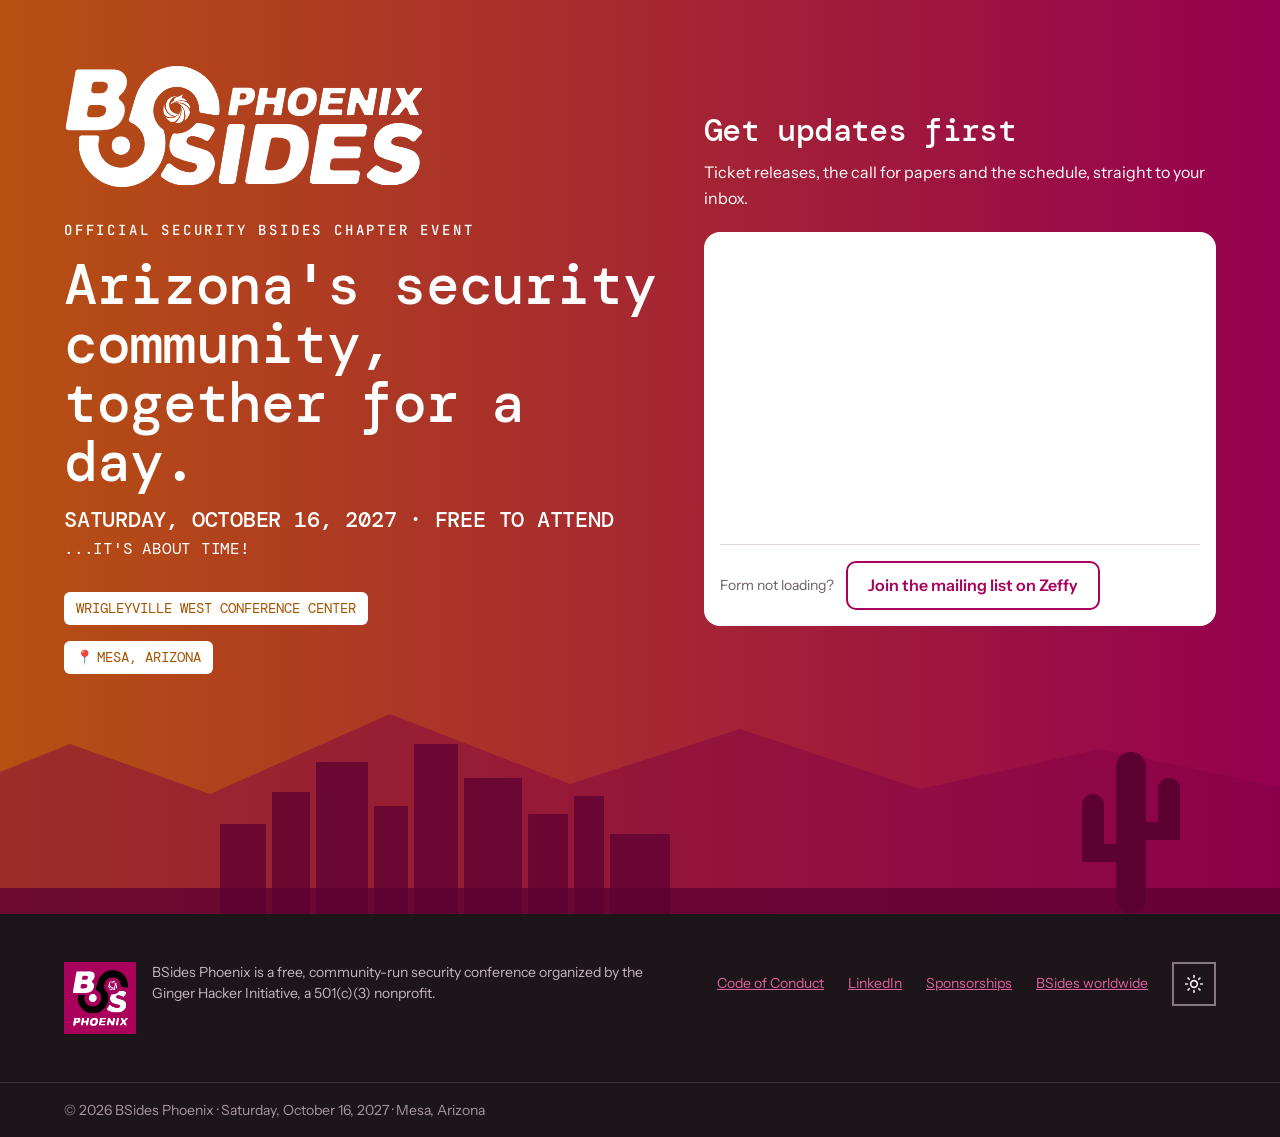
<file: index.html>
<!doctype html>
<html lang="en">
<head>
<meta charset="utf-8">
<meta name="viewport" content="width=device-width, initial-scale=1">
<!-- Apply a saved light/dark choice before the page is drawn (see assets/js/theme.js) -->
<script>try{var t=localStorage.getItem("bsp-theme");if(t==="light"||t==="dark")document.documentElement.setAttribute("data-theme",t)}catch(e){}</script>
<title>BSides Phoenix 2027 · Saturday, October 16, 2027 · Mesa, Arizona</title>
<meta name="description" content="BSides Phoenix is a free, community-run security conference on Saturday, October 16, 2027 in Mesa, Arizona. Sign up for email updates on tickets, the call for papers and the schedule.">
<meta property="og:title" content="BSides Phoenix 2027">
<meta property="og:description" content="A free, community-run security conference. Saturday, October 16, 2027 · Mesa, Arizona.">
<meta property="og:url" content="https://bsidesphoenix.org/">
<meta property="og:type" content="website">
<meta property="og:site_name" content="BSides Phoenix">
<meta property="og:image" content="https://bsidesphoenix.org/assets/og-image.png">
<meta property="og:image:width" content="1200">
<meta property="og:image:height" content="630">
<meta property="og:image:alt" content="BSides Phoenix logo with the date Saturday, October 16, 2027, Mesa, Arizona, over a desert skyline">
<meta name="twitter:card" content="summary_large_image">
<link rel="preconnect" href="https://fonts.googleapis.com">
<link rel="preconnect" href="https://fonts.gstatic.com" crossorigin>
<link rel="icon" href="favicon-32.png" sizes="32x32" type="image/png">
<link rel="icon" href="assets/logo/bsides-phoenix-icon.svg" type="image/svg+xml">
<link rel="apple-touch-icon" href="apple-touch-icon.png">
<link href="https://fonts.googleapis.com/css2?family=Instrument+Sans:wght@400..700&amp;family=DM+Mono:wght@400;500&amp;family=JetBrains+Mono:wght@500&amp;display=swap" rel="stylesheet">
<link rel="stylesheet" href="assets/css/site.css">
<script src="assets/js/theme.js" defer></script>
</head>
<body>
<div class="page">

<!-- Landing page: the public front door while the full site stays at preview/ (see README) -->
<main id="top" class="hero landing on-photo">
<svg aria-hidden="true" viewBox="0 0 1440 240" preserveAspectRatio="xMidYMax slice" class="hero__skyline">
<polygon points="0,240 0,130 150,70 290,120 470,40 650,110 820,55 1000,115 1180,75 1440,130 1440,240" fill="#7f0045" fill-opacity="0.45"></polygon>
<g fill="#5c0032" fill-opacity="0.75">
<rect x="300" y="150" width="46" height="90"></rect>
<rect x="352" y="118" width="38" height="122"></rect>
<rect x="396" y="88" width="52" height="152"></rect>
<rect x="454" y="132" width="34" height="108"></rect>
<rect x="494" y="70" width="44" height="170"></rect>
<rect x="544" y="104" width="58" height="136"></rect>
<rect x="608" y="140" width="40" height="100"></rect>
<rect x="654" y="122" width="30" height="118"></rect>
<rect x="690" y="160" width="60" height="80"></rect>
<rect x="0" y="214" width="1440" height="26"></rect>
</g>
<g fill="#5c0032">
<rect x="1196" y="78" width="30" height="162" rx="15"></rect>
<rect x="1162" y="120" width="22" height="64" rx="11"></rect>
<rect x="1162" y="170" width="44" height="18"></rect>
<rect x="1238" y="104" width="22" height="58" rx="11"></rect>
<rect x="1216" y="148" width="44" height="18"></rect>
</g>
</svg>
<div class="hero__inner landing__inner">
<div class="landing__intro">
<img src="assets/logo/bsides-phoenix-horizontal-white.svg" alt="BSides Phoenix" width="360" height="125" class="hero__logo">
<div class="hero__text">
<p class="eyebrow eyebrow--plain">Official Security BSides Chapter Event</p>
<h1 class="hero__title">Arizona's security community, together for a day.</h1>
<p class="hero__date date-type">Saturday, October 16, 2027 · Free to attend <span class="hero__tagline">...it's about time!</span></p>
</div>
<div class="chips">
<span class="chip">Wrigleyville West Conference Center</span>
<span class="chip"><span aria-hidden="true">📍</span>Mesa, Arizona</span>
</div>
</div>
<section class="landing__signup" aria-labelledby="signup-title">
<h2 id="signup-title" class="h2">Get updates first</h2>
<p class="landing__lead">Ticket releases, the call for papers and the schedule, straight to your inbox.</p>
<div class="newsletter__box">
<!-- Zeffy's embed snippet below is kept as Zeffy supplies it, including its inline styles -->
<div data-zeffy-embed data-form-url="/en-US/embed/newsletter-form/join-our-mailing-list-75"></div>
<div data-zeffy-embed-fallback style="display:none;">
<div style="position:relative;overflow:hidden;height:280px;width:100%;"><iframe title='Signup form powered by Zeffy' style='position: absolute; border: 0; top:0;left:0;bottom:0;right:0;width:100%;height:100%' data-zeffy-embed-src='https://www.zeffy.com/en-US/embed/newsletter-form/join-our-mailing-list-75' allowTransparency="true"></iframe></div>
</div>
<script
src="https://www.zeffy.com/embed/v2/zeffy-embed.js"
onerror="document.querySelectorAll('[data-zeffy-embed-fallback]').forEach(function(el){el.style.display='block';el.querySelectorAll('iframe[data-zeffy-embed-src]').forEach(function(f){f.src=f.getAttribute('data-zeffy-embed-src');});});">
</script>
<div class="newsletter__backup">
<span class="newsletter__backup-label">Form not loading?</span>
<a href="https://www.zeffy.com/en-US/embed/newsletter-form/join-our-mailing-list-75" target="_blank" rel="noopener" class="btn btn-outline btn--small">Join the mailing list on Zeffy<span class="sr-only"> (opens in a new tab)</span></a>
</div>
</div>
</section>
</div>
</main>

<footer class="site-footer on-dark">
<div class="wrap row gap-32 site-footer__inner">
<div class="site-footer__about">
<img src="assets/logo/bsides-phoenix-badge-magenta.svg" alt="" width="72" height="72" class="site-footer__badge">
<p class="site-footer__text">BSides Phoenix is a free, community-run security conference organized by the Ginger Hacker Initiative, a 501(c)(3) nonprofit.</p>
</div>
<nav aria-label="Footer" class="footer-nav">
<a href="code-of-conduct/" class="footer-link">Code of Conduct</a>
<a href="https://www.linkedin.com/company/bsidesphx" class="footer-link">LinkedIn</a>
<a href="mailto:sponsorships@bsidesphoenix.org" class="footer-link">Sponsorships</a>
<a href="https://bsides.org" class="footer-link">BSides worldwide</a>
<button type="button" class="theme-toggle" aria-label="Switch between light and dark mode" hidden>
<svg class="theme-toggle__sun" viewBox="0 0 24 24" fill="none" stroke="currentColor" stroke-width="2" stroke-linecap="round" aria-hidden="true"><circle cx="12" cy="12" r="4"/><path d="M12 2v2M12 20v2M4.9 4.9l1.4 1.4M17.7 17.7l1.4 1.4M2 12h2M20 12h2M4.9 19.1l1.4-1.4M17.7 6.3l1.4-1.4"/></svg>
<svg class="theme-toggle__moon" viewBox="0 0 24 24" fill="none" stroke="currentColor" stroke-width="2" stroke-linecap="round" stroke-linejoin="round" aria-hidden="true"><path d="M20 14.5A8 8 0 0 1 9.5 4a8 8 0 1 0 10.5 10.5z"/></svg>
</button>
</nav>
</div>
<div class="site-footer__legal">
<p>© 2026 BSides Phoenix · Saturday, October 16, 2027 · Mesa, Arizona</p>
</div>
</footer>

</div>
</body>
</html>
</file>
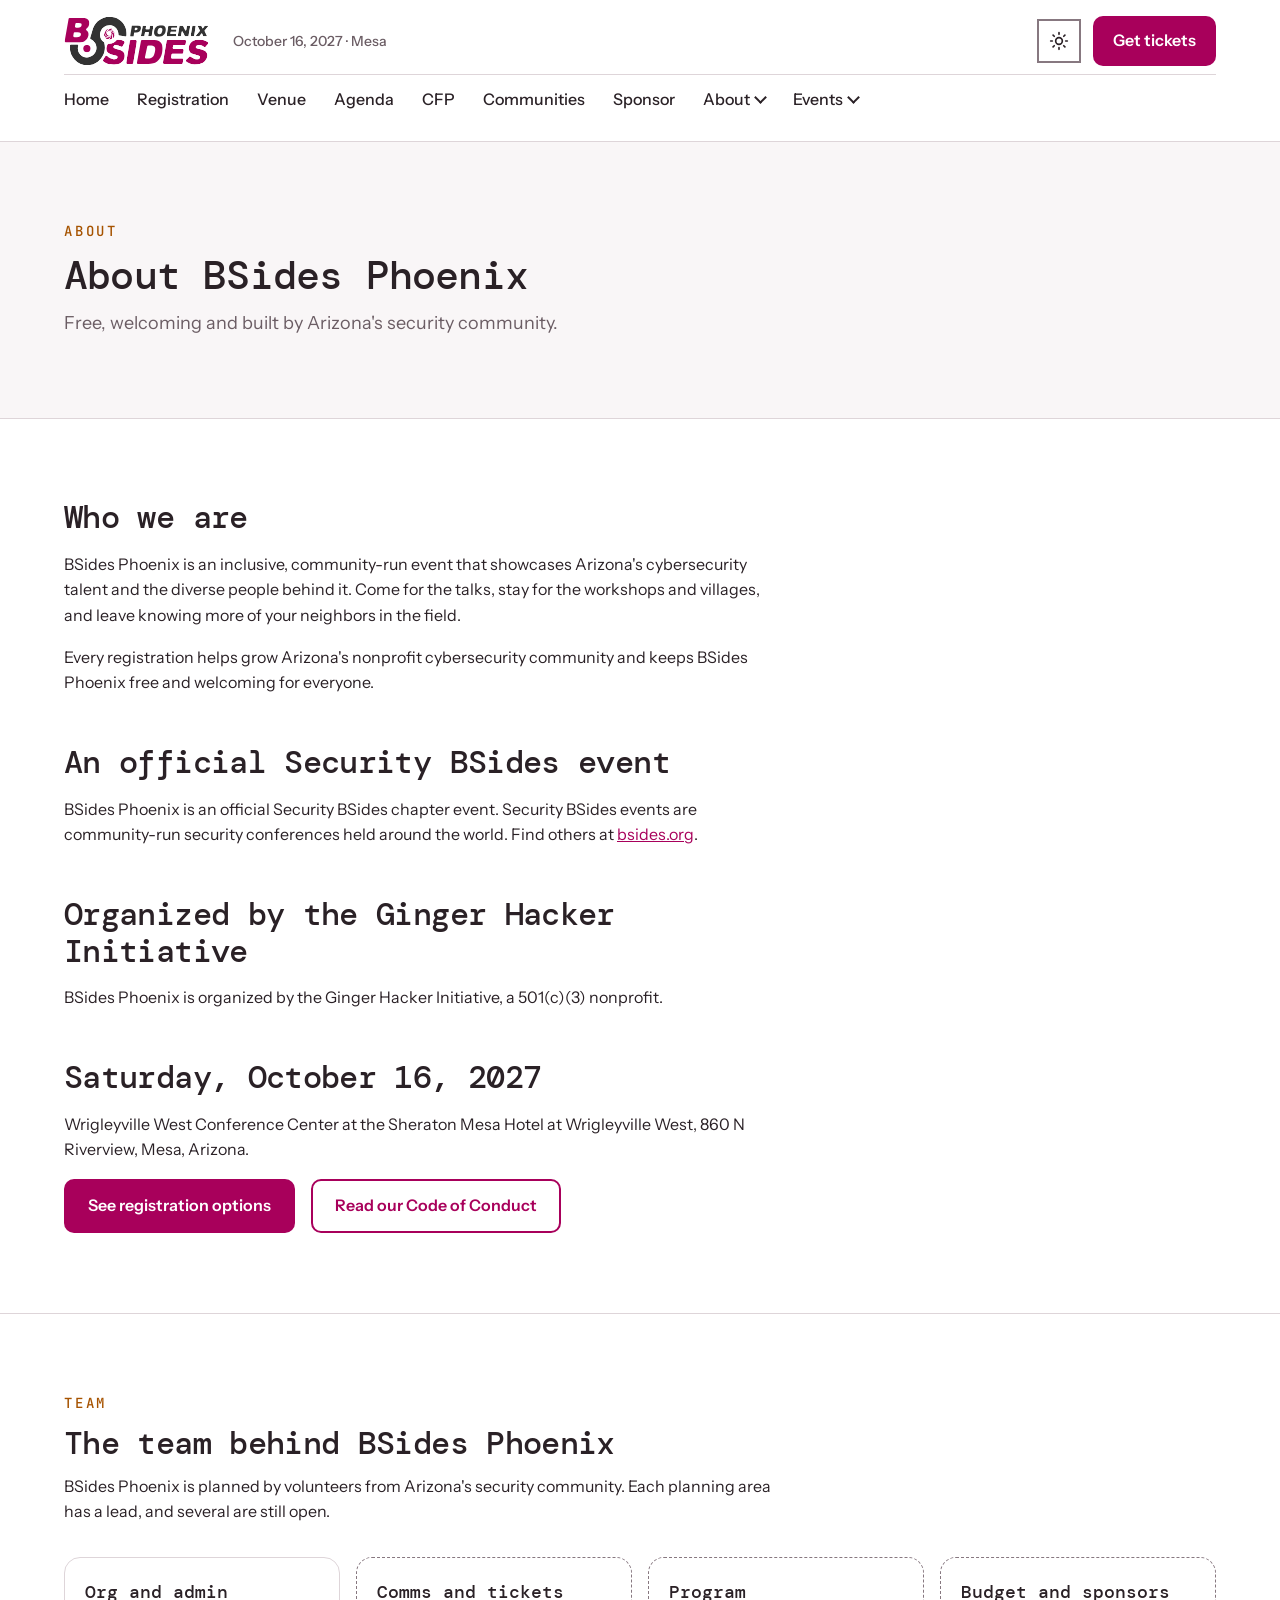
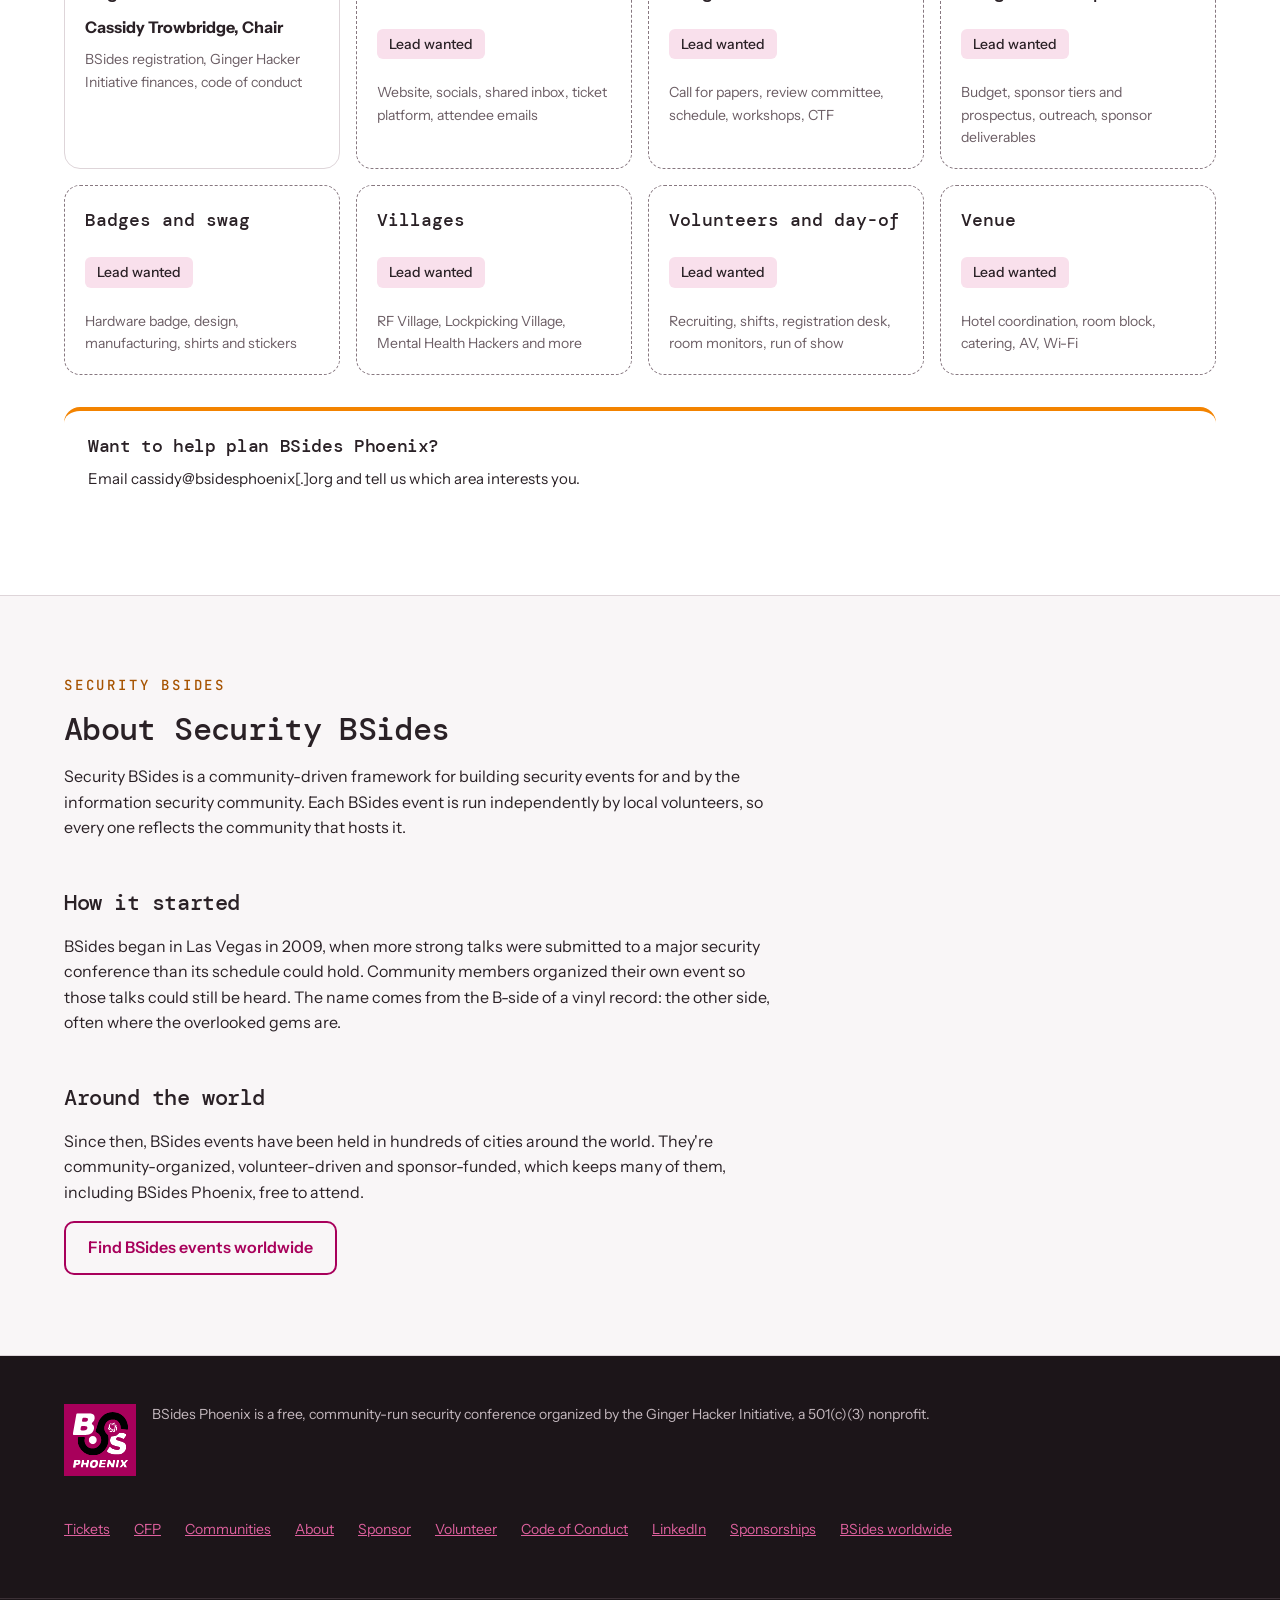
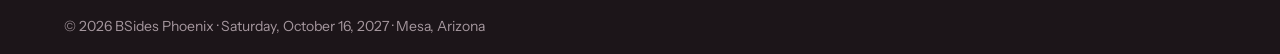
<file: about/index.html>
<!doctype html>
<html lang="en">
<head>
<meta charset="utf-8">
<meta name="viewport" content="width=device-width, initial-scale=1">
<!-- Apply a saved light/dark choice before the page is drawn (see assets/js/theme.js) -->
<script>try{var t=localStorage.getItem("bsp-theme");if(t==="light"||t==="dark")document.documentElement.setAttribute("data-theme",t)}catch(e){}</script>
<!-- Part of the full site preview: keep it out of search results until it goes official (see README) -->
<meta name="robots" content="noindex, nofollow">
<title>About BSides Phoenix · BSides Phoenix 2027</title>
<meta name="description" content="BSides Phoenix is a free, community-run security conference in Mesa, Arizona, organized by the Ginger Hacker Initiative.">
<link rel="preconnect" href="https://fonts.googleapis.com">
<link rel="preconnect" href="https://fonts.gstatic.com" crossorigin>
<link rel="icon" href="../favicon-32.png" sizes="32x32" type="image/png">
<link rel="icon" href="../assets/logo/bsides-phoenix-icon.svg" type="image/svg+xml">
<link rel="apple-touch-icon" href="../apple-touch-icon.png">
<link href="https://fonts.googleapis.com/css2?family=Instrument+Sans:wght@400..700&amp;family=DM+Mono:wght@400;500&amp;family=JetBrains+Mono:wght@500&amp;display=swap" rel="stylesheet">
<link rel="stylesheet" href="../assets/css/site.css">
<script src="../assets/js/theme.js" defer></script>
<script src="../assets/js/nav.js" defer></script>
</head>
<body>
<div class="page">
<a href="#top" class="skip-link">Skip to main content</a>

<!-- Header: the same menu is copied into preview/, cfp/, communities/, about/, events/, sponsor/, volunteer/, sponsors/, partners/, supporters/ and villages/. Change all of them together. -->
<header class="site-header site-header--nav">
<div class="site-header__inner">
<a href="../preview/" class="brand">
<img src="../assets/logo/bsides-phoenix-horizontal-color.svg" alt="BSides Phoenix home" width="145" height="50" class="brand__logo brand__logo--light"><img src="../assets/logo/bsides-phoenix-horizontal-white.svg" alt="BSides Phoenix home" width="145" height="50" class="brand__logo brand__logo--dark">
<span class="brand__date">October 16, 2027 · Mesa</span>
</a>
<div class="header-actions">
<button type="button" class="theme-toggle" aria-label="Switch between light and dark mode" hidden>
<svg class="theme-toggle__sun" viewBox="0 0 24 24" fill="none" stroke="currentColor" stroke-width="2" stroke-linecap="round" aria-hidden="true"><circle cx="12" cy="12" r="4"/><path d="M12 2v2M12 20v2M4.9 4.9l1.4 1.4M17.7 17.7l1.4 1.4M2 12h2M20 12h2M4.9 19.1l1.4-1.4M17.7 6.3l1.4-1.4"/></svg>
<svg class="theme-toggle__moon" viewBox="0 0 24 24" fill="none" stroke="currentColor" stroke-width="2" stroke-linecap="round" stroke-linejoin="round" aria-hidden="true"><path d="M20 14.5A8 8 0 0 1 9.5 4a8 8 0 1 0 10.5 10.5z"/></svg>
</button>
<a href="https://www.zeffy.com/en-US/ticketing/bsides-phoenix" class="btn btn-primary btn--compact">Get tickets</a>
<button type="button" class="menu-toggle" aria-expanded="false" aria-controls="site-nav" hidden>Menu</button>
</div>
<nav id="site-nav" class="site-nav" aria-label="Main">
<ul class="site-nav__list">
<li><a href="../preview/" class="nav-link">Home</a></li>
<li><a href="../preview/#registration" class="nav-link">Registration</a></li>
<li><a href="../preview/#venue" class="nav-link">Venue</a></li>
<li><a href="../preview/#agenda" class="nav-link">Agenda</a></li>
<li><a href="../cfp/" class="nav-link">CFP</a></li>
<li><a href="../communities/" class="nav-link">Communities</a></li>
<li><a href="../sponsor/" class="nav-link">Sponsor</a></li>
<li><details class="site-nav__dd"><summary class="nav-link">About</summary>
<ul class="site-nav__menu">
<li><a href="../about/" aria-current="page">About BSides Phoenix</a></li>
<li><a href="../code-of-conduct/">Code of Conduct</a></li>
<li><a href="../supporters/">Supporters</a></li>
</ul></details></li>
<li><details class="site-nav__dd"><summary class="nav-link">Events</summary>
<ul class="site-nav__menu">
<li><a href="../events/">Past events</a></li>
</ul></details></li>
</ul>
</nav>
</div>
</header>

<main id="top">
<section class="page-hero">
<div class="wrap stack gap-12">
<p class="eyebrow">About</p>
<h1 class="doc__title">About BSides Phoenix</h1>
<p class="page-hero__lead">Free, welcoming and built by Arizona's security community.</p>
</div>
</section>

<section>
<div class="wrap stack gap-48">
<div class="stack gap-16 measure">
<h2 class="h2">Who we are</h2>
<p class="m-0">BSides Phoenix is an inclusive, community-run event that showcases Arizona's cybersecurity talent and the diverse people behind it. Come for the talks, stay for the workshops and villages, and leave knowing more of your neighbors in the field.</p>
<p class="m-0">Every registration helps grow Arizona's nonprofit cybersecurity community and keeps BSides Phoenix free and welcoming for everyone.</p>
</div>

<div class="stack gap-16 measure">
<h2 class="h2">An official Security BSides event</h2>
<p class="m-0">BSides Phoenix is an official Security BSides chapter event. Security BSides events are community-run security conferences held around the world. Find others at <a href="https://bsides.org">bsides.org</a>.</p>
</div>

<div class="stack gap-16 measure">
<h2 class="h2">Organized by the Ginger Hacker Initiative</h2>
<p class="m-0">BSides Phoenix is organized by the Ginger Hacker Initiative, a 501(c)(3) nonprofit.</p>
</div>

<div class="stack gap-16 measure">
<h2 class="h2">Saturday, October 16, 2027</h2>
<p class="m-0">Wrigleyville West Conference Center at the Sheraton Mesa Hotel at Wrigleyville West, 860 N Riverview, Mesa, Arizona.</p>
<div class="row gap-16">
<a href="../preview/#registration" class="btn btn-primary">See registration options</a>
<a href="../code-of-conduct/" class="btn btn-outline">Read our Code of Conduct</a>
</div>
</div>
</div>
</section>

<!-- Team: add a lead by replacing a card's "Lead wanted" badge with
     <p class="team-card__name">Name, Lead</p> and removing team-card--open -->
<section class="rule-top" aria-labelledby="team">
<div class="wrap stack gap-32">
<div class="stack gap-12 measure">
<p class="eyebrow">Team</p>
<h2 id="team" class="h2">The team behind BSides Phoenix</h2>
<p class="m-0">BSides Phoenix is planned by volunteers from Arizona's security community. Each planning area has a lead, and several are still open.</p>
</div>
<ul class="team-grid" role="list">
<li class="team-card">
<h3 class="team-card__area">Org and admin</h3>
<p class="team-card__name">Cassidy Trowbridge, Chair</p>
<p class="team-card__desc">BSides registration, Ginger Hacker Initiative finances, code of conduct</p>
</li>
<li class="team-card team-card--open">
<h3 class="team-card__area">Comms and tickets</h3>
<p class="badge">Lead wanted</p>
<p class="team-card__desc">Website, socials, shared inbox, ticket platform, attendee emails</p>
</li>
<li class="team-card team-card--open">
<h3 class="team-card__area">Program</h3>
<p class="badge">Lead wanted</p>
<p class="team-card__desc">Call for papers, review committee, schedule, workshops, CTF</p>
</li>
<li class="team-card team-card--open">
<h3 class="team-card__area">Budget and sponsors</h3>
<p class="badge">Lead wanted</p>
<p class="team-card__desc">Budget, sponsor tiers and prospectus, outreach, sponsor deliverables</p>
</li>
<li class="team-card team-card--open">
<h3 class="team-card__area">Badges and swag</h3>
<p class="badge">Lead wanted</p>
<p class="team-card__desc">Hardware badge, design, manufacturing, shirts and stickers</p>
</li>
<li class="team-card team-card--open">
<h3 class="team-card__area">Villages</h3>
<p class="badge">Lead wanted</p>
<p class="team-card__desc">RF Village, Lockpicking Village, Mental Health Hackers and more</p>
</li>
<li class="team-card team-card--open">
<h3 class="team-card__area">Volunteers and day-of</h3>
<p class="badge">Lead wanted</p>
<p class="team-card__desc">Recruiting, shifts, registration desk, room monitors, run of show</p>
</li>
<li class="team-card team-card--open">
<h3 class="team-card__area">Venue</h3>
<p class="badge">Lead wanted</p>
<p class="team-card__desc">Hotel coordination, room block, catering, AV, Wi-Fi</p>
</li>
</ul>
<div class="note">
<h3 class="note__title">Want to help plan BSides Phoenix?</h3>
<p class="note__text">Email cassidy@bsidesphoenix[.]org and tell us which area interests you.</p>
</div>
</div>
</section>

<section class="band" aria-labelledby="security-bsides">
<div class="wrap stack gap-48">
<div class="stack gap-16 measure">
<p class="eyebrow">Security BSides</p>
<h2 id="security-bsides" class="h2">About Security BSides</h2>
<p class="m-0">Security BSides is a community-driven framework for building security events for and by the information security community. Each BSides event is run independently by local volunteers, so every one reflects the community that hosts it.</p>
</div>

<div class="stack gap-16 measure">
<h3 class="h3">How it started</h3>
<p class="m-0">BSides began in Las Vegas in 2009, when more strong talks were submitted to a major security conference than its schedule could hold. Community members organized their own event so those talks could still be heard. The name comes from the B-side of a vinyl record: the other side, often where the overlooked gems are.</p>
</div>

<div class="stack gap-16 measure">
<h3 class="h3">Around the world</h3>
<p class="m-0">Since then, BSides events have been held in hundreds of cities around the world. They're community-organized, volunteer-driven and sponsor-funded, which keeps many of them, including BSides Phoenix, free to attend.</p>
<div class="row gap-16"><a href="https://bsides.org" class="btn btn-outline">Find BSides events worldwide</a></div>
</div>
</div>
</section>
</main>

<footer class="site-footer on-dark">
<div class="wrap row gap-32 site-footer__inner">
<div class="site-footer__about">
<img src="../assets/logo/bsides-phoenix-badge-magenta.svg" alt="" width="72" height="72" class="site-footer__badge">
<p class="site-footer__text">BSides Phoenix is a free, community-run security conference organized by the Ginger Hacker Initiative, a 501(c)(3) nonprofit.</p>
</div>
<nav aria-label="Footer" class="footer-nav">
<a href="https://www.zeffy.com/en-US/ticketing/bsides-phoenix" class="footer-link">Tickets</a>
<a href="../cfp/" class="footer-link">CFP</a>
<a href="../communities/" class="footer-link">Communities</a>
<a href="../about/" class="footer-link">About</a>
<a href="../sponsor/" class="footer-link">Sponsor</a>
<a href="../volunteer/" class="footer-link">Volunteer</a>
<a href="../code-of-conduct/" class="footer-link">Code of Conduct</a>
<a href="https://www.linkedin.com/company/bsidesphx" class="footer-link">LinkedIn</a>
<a href="mailto:sponsorships@bsidesphoenix.org" class="footer-link">Sponsorships</a>
<a href="https://bsides.org" class="footer-link">BSides worldwide</a>
</nav>
</div>
<div class="site-footer__legal">
<p>© 2026 BSides Phoenix · Saturday, October 16, 2027 · Mesa, Arizona</p>
</div>
</footer>

</div>
</body>
</html>
</file>
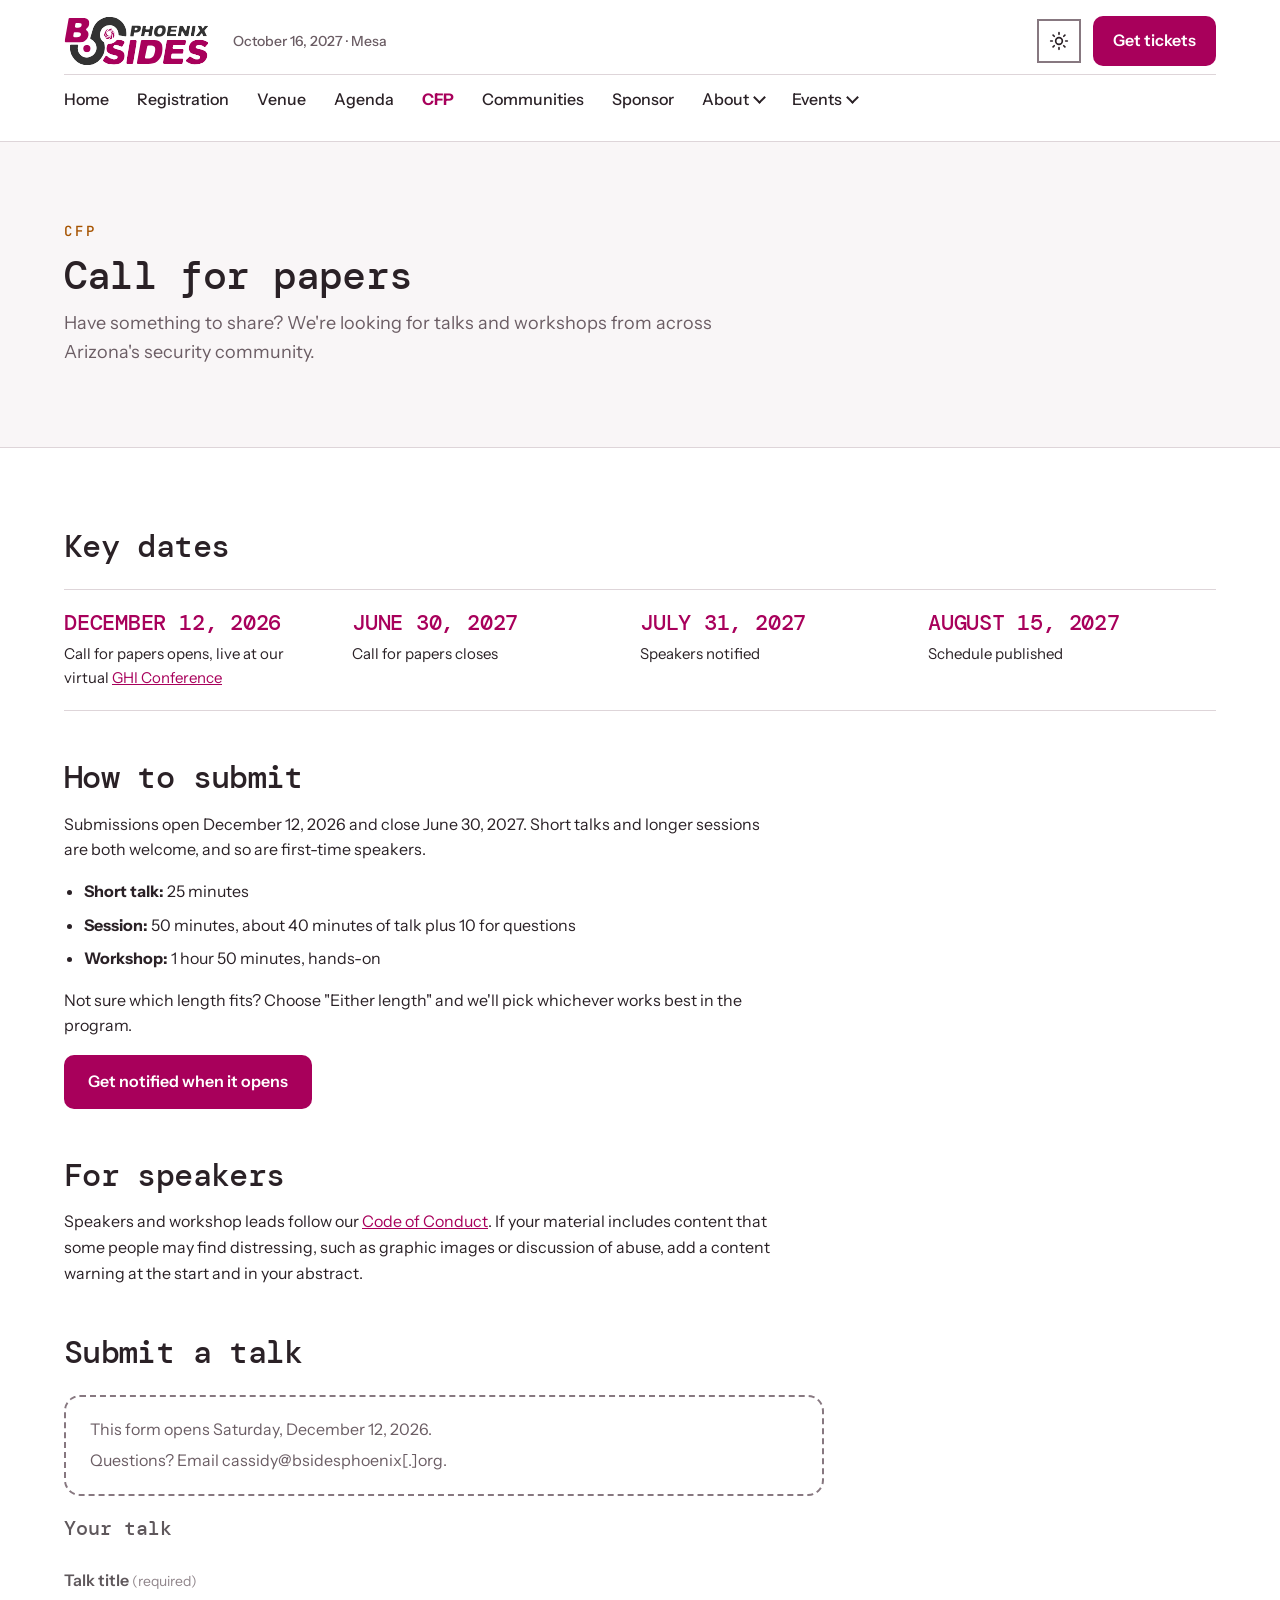
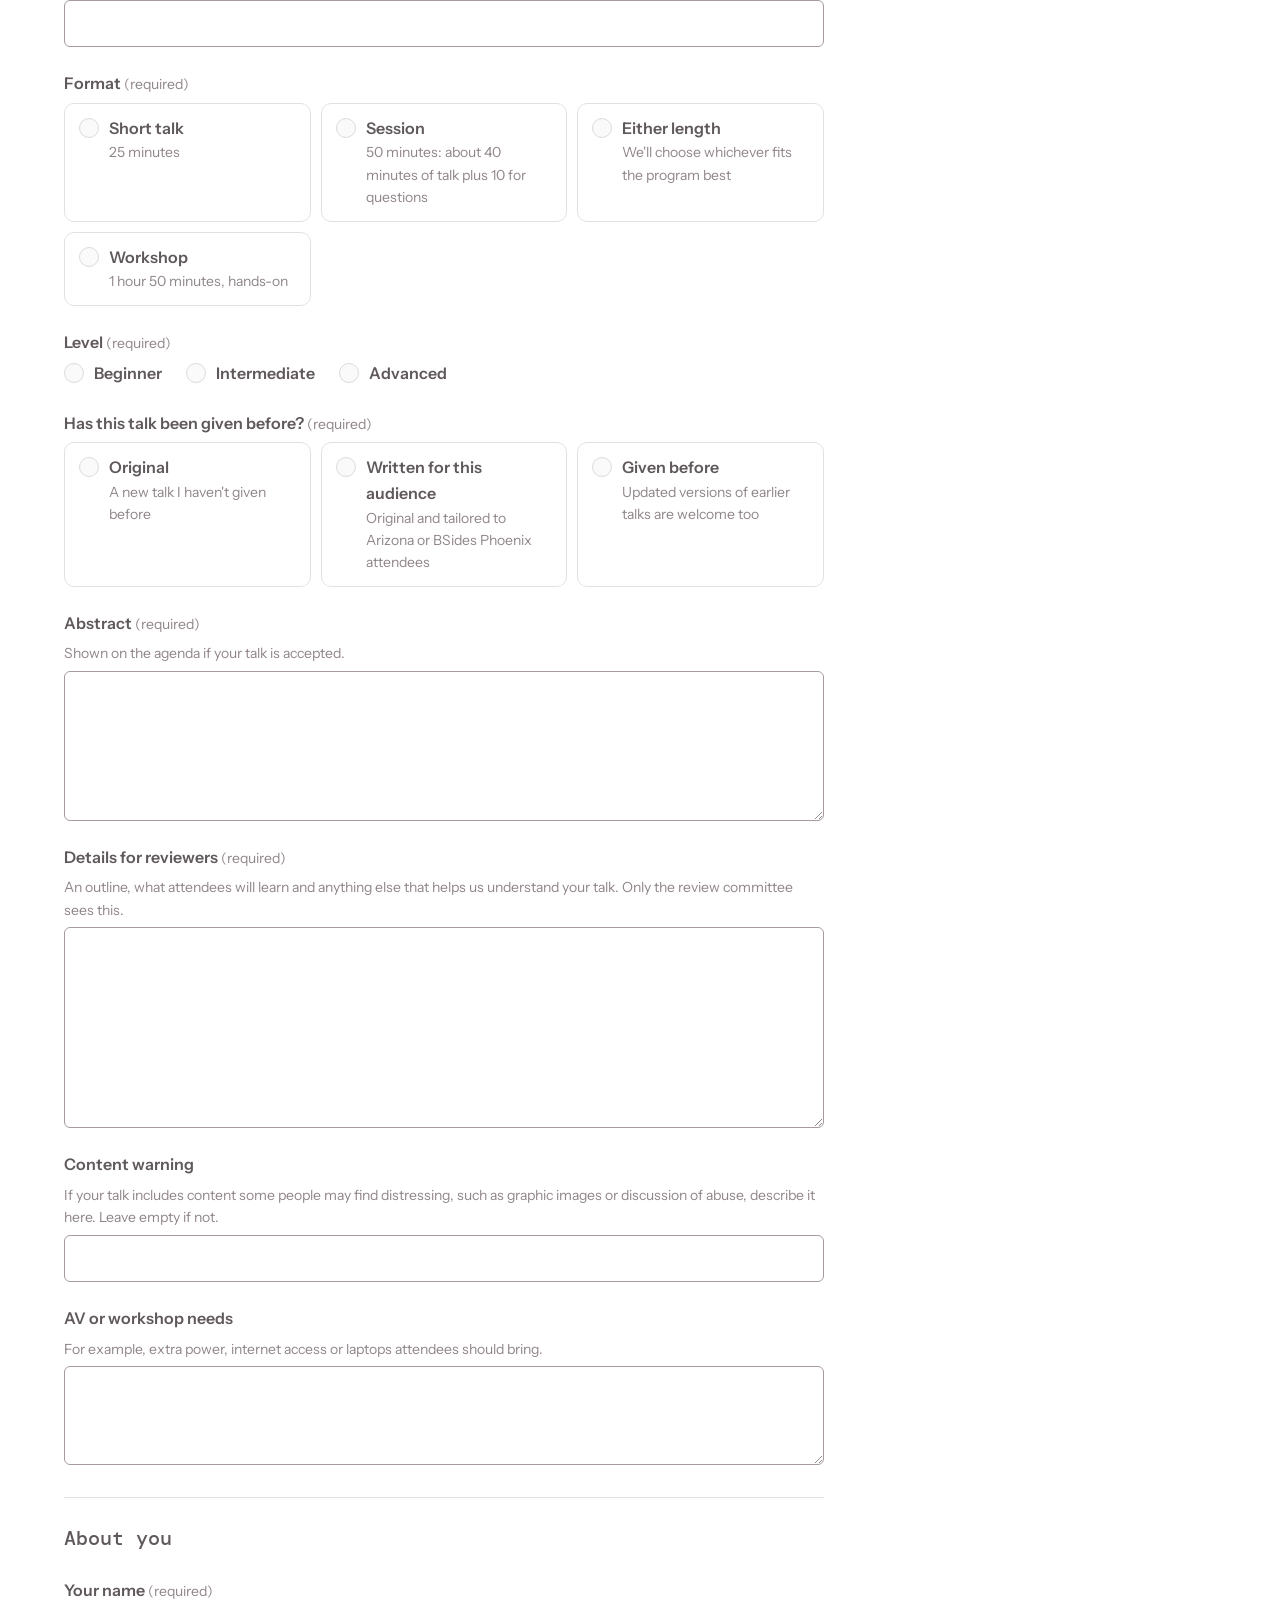
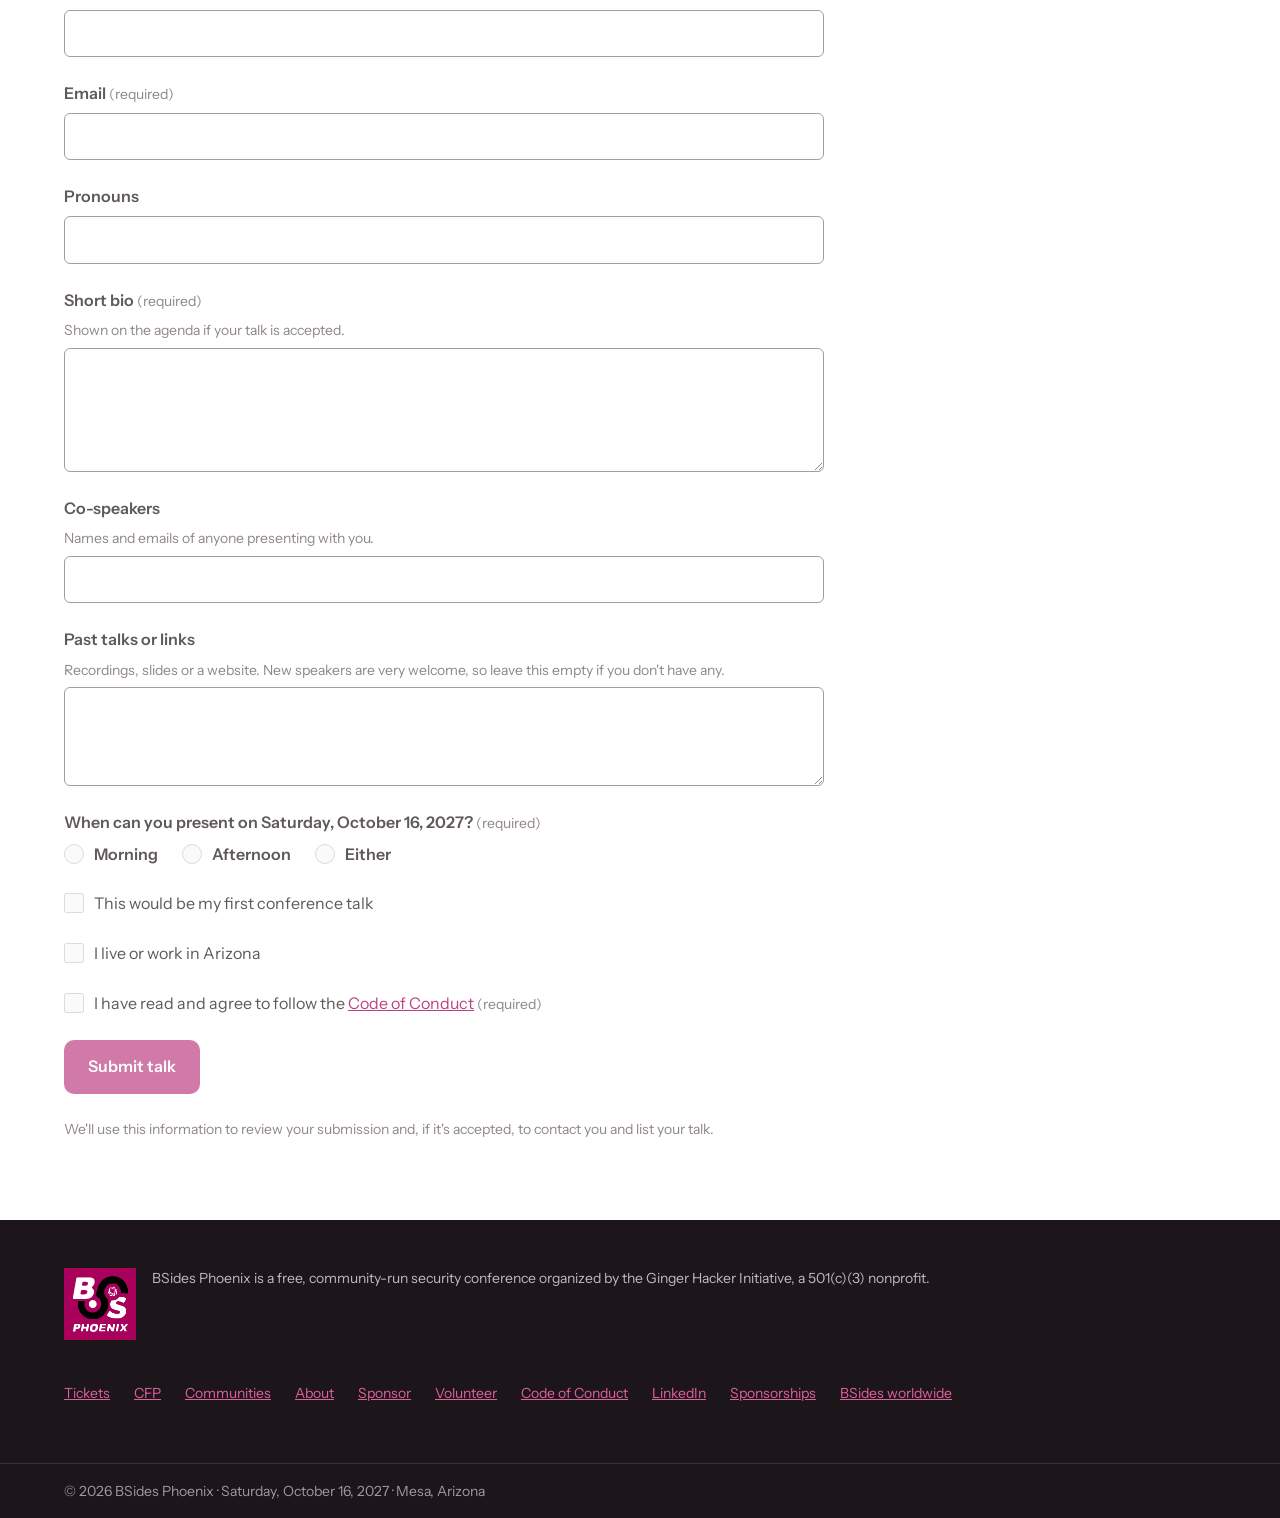
<file: cfp/index.html>
<!doctype html>
<html lang="en">
<head>
<meta charset="utf-8">
<meta name="viewport" content="width=device-width, initial-scale=1">
<!-- Apply a saved light/dark choice before the page is drawn (see assets/js/theme.js) -->
<script>try{var t=localStorage.getItem("bsp-theme");if(t==="light"||t==="dark")document.documentElement.setAttribute("data-theme",t)}catch(e){}</script>
<!-- Part of the full site preview: keep it out of search results until it goes official (see README) -->
<meta name="robots" content="noindex, nofollow">
<title>Call for papers · BSides Phoenix 2027</title>
<meta name="description" content="The BSides Phoenix 2027 call for papers opens December 12, 2026. Talks and workshops from across Arizona's security community.">
<link rel="preconnect" href="https://fonts.googleapis.com">
<link rel="preconnect" href="https://fonts.gstatic.com" crossorigin>
<link rel="icon" href="../favicon-32.png" sizes="32x32" type="image/png">
<link rel="icon" href="../assets/logo/bsides-phoenix-icon.svg" type="image/svg+xml">
<link rel="apple-touch-icon" href="../apple-touch-icon.png">
<link href="https://fonts.googleapis.com/css2?family=Instrument+Sans:wght@400..700&amp;family=DM+Mono:wght@400;500&amp;family=JetBrains+Mono:wght@500&amp;display=swap" rel="stylesheet">
<link rel="stylesheet" href="../assets/css/site.css">
<script src="../assets/js/theme.js" defer></script>
<script src="../assets/js/nav.js" defer></script>
<script src="../assets/js/forms-config.js" defer></script>
<script src="../assets/js/forms.js" defer></script>
</head>
<body>
<div class="page">
<a href="#top" class="skip-link">Skip to main content</a>

<!-- Header: the same menu is copied into preview/, cfp/, communities/, about/, events/, sponsor/, volunteer/, sponsors/, partners/, supporters/ and villages/. Change all of them together. -->
<header class="site-header site-header--nav">
<div class="site-header__inner">
<a href="../preview/" class="brand">
<img src="../assets/logo/bsides-phoenix-horizontal-color.svg" alt="BSides Phoenix home" width="145" height="50" class="brand__logo brand__logo--light"><img src="../assets/logo/bsides-phoenix-horizontal-white.svg" alt="BSides Phoenix home" width="145" height="50" class="brand__logo brand__logo--dark">
<span class="brand__date">October 16, 2027 · Mesa</span>
</a>
<div class="header-actions">
<button type="button" class="theme-toggle" aria-label="Switch between light and dark mode" hidden>
<svg class="theme-toggle__sun" viewBox="0 0 24 24" fill="none" stroke="currentColor" stroke-width="2" stroke-linecap="round" aria-hidden="true"><circle cx="12" cy="12" r="4"/><path d="M12 2v2M12 20v2M4.9 4.9l1.4 1.4M17.7 17.7l1.4 1.4M2 12h2M20 12h2M4.9 19.1l1.4-1.4M17.7 6.3l1.4-1.4"/></svg>
<svg class="theme-toggle__moon" viewBox="0 0 24 24" fill="none" stroke="currentColor" stroke-width="2" stroke-linecap="round" stroke-linejoin="round" aria-hidden="true"><path d="M20 14.5A8 8 0 0 1 9.5 4a8 8 0 1 0 10.5 10.5z"/></svg>
</button>
<a href="https://www.zeffy.com/en-US/ticketing/bsides-phoenix" class="btn btn-primary btn--compact">Get tickets</a>
<button type="button" class="menu-toggle" aria-expanded="false" aria-controls="site-nav" hidden>Menu</button>
</div>
<nav id="site-nav" class="site-nav" aria-label="Main">
<ul class="site-nav__list">
<li><a href="../preview/" class="nav-link">Home</a></li>
<li><a href="../preview/#registration" class="nav-link">Registration</a></li>
<li><a href="../preview/#venue" class="nav-link">Venue</a></li>
<li><a href="../preview/#agenda" class="nav-link">Agenda</a></li>
<li><a href="../cfp/" class="nav-link" aria-current="page">CFP</a></li>
<li><a href="../communities/" class="nav-link">Communities</a></li>
<li><a href="../sponsor/" class="nav-link">Sponsor</a></li>
<li><details class="site-nav__dd"><summary class="nav-link">About</summary>
<ul class="site-nav__menu">
<li><a href="../about/">About BSides Phoenix</a></li>
<li><a href="../code-of-conduct/">Code of Conduct</a></li>
<li><a href="../supporters/">Supporters</a></li>
</ul></details></li>
<li><details class="site-nav__dd"><summary class="nav-link">Events</summary>
<ul class="site-nav__menu">
<li><a href="../events/">Past events</a></li>
</ul></details></li>
</ul>
</nav>
</div>
</header>

<main id="top">
<section class="page-hero">
<div class="wrap stack gap-12">
<p class="eyebrow">CFP</p>
<h1 class="doc__title">Call for papers</h1>
<p class="page-hero__lead">Have something to share? We're looking for talks and workshops from across Arizona's security community.</p>
</div>
</section>

<section>
<div class="wrap stack gap-48">
<div class="stack gap-24">
<h2 class="h2">Key dates</h2>
<ul class="fact-list">
<li><span class="date-type dates__when">December 12, 2026</span><span class="dates__what">Call for papers opens, live at our virtual <a href="https://www.youtube.com/live/ds0Mz9aXHaI?si=sALEgLWDDtvTOj9t">GHI Conference</a></span></li>
<li><span class="date-type dates__when">June 30, 2027</span><span class="dates__what">Call for papers closes</span></li>
<li><span class="date-type dates__when">July 31, 2027</span><span class="dates__what">Speakers notified</span></li>
<li><span class="date-type dates__when">August 15, 2027</span><span class="dates__what">Schedule published</span></li>
</ul>
</div>

<div class="stack gap-16 measure">
<h2 class="h2">How to submit</h2>
<p class="m-0">Submissions open December 12, 2026 and close June 30, 2027. Short talks and longer sessions are both welcome, and so are first-time speakers.</p>
<ul class="ticket__list">
<li><b>Short talk:</b> 25 minutes</li>
<li><b>Session:</b> 50 minutes, about 40 minutes of talk plus 10 for questions</li>
<li><b>Workshop:</b> 1 hour 50 minutes, hands-on</li>
</ul>
<p class="m-0">Not sure which length fits? Choose "Either length" and we'll pick whichever works best in the program.</p>
<div class="row gap-16">
<a href="../preview/#newsletter" class="btn btn-primary">Get notified when it opens</a>
</div>
</div>

<div class="stack gap-16 measure">
<h2 class="h2">For speakers</h2>
<p class="m-0">Speakers and workshop leads follow our <a href="../code-of-conduct/">Code of Conduct</a>. If your material includes content that some people may find distressing, such as graphic images or discussion of abuse, add a content warning at the start and in your abstract.</p>
</div>

<div class="stack gap-24" id="submit">
<h2 class="h2">Submit a talk</h2>
<!-- Form: saves to Notion through the Apps Script in forms/apps-script/. Switched on in assets/js/forms-config.js -->
<div class="form-block">
<div class="form__notice" data-form-notice>
<p class="m-0" data-notice-text>This form isn't open yet.</p>
<p class="m-0">Questions? Email cassidy@bsidesphoenix[.]org.</p>
</div>
<form class="form" data-form="cfp" method="post" novalidate aria-label="Submit a talk">
<div class="form__errors" tabindex="-1" role="alert" hidden>
<h3 class="form__errors-title">Please check these answers</h3>
<ul></ul>
</div>
<fieldset class="form__fields" data-form-fields disabled>
<h3 class="form__section">Your talk</h3>
<div class="field">
<label class="field__label" for="cfp-title">Talk title <span class="field__req">(required)</span></label>
<input type="text" id="cfp-title" name="title" aria-describedby="cfp-title-error" required maxlength="150">
<p class="field__error" id="cfp-title-error" hidden></p>
</div>
<fieldset class="field field--group" data-required="Choose a format." aria-describedby="cfp-format-error">
<legend class="field__label">Format <span class="field__req">(required)</span></legend>
<div class="choices choices--cards">
<label class="choice" for="cfp-format-1"><input type="radio" id="cfp-format-1" name="format" value="Short talk"><span><span class="choice__name">Short talk</span><span class="choice__desc">25 minutes</span></span></label>
<label class="choice" for="cfp-format-2"><input type="radio" id="cfp-format-2" name="format" value="Session"><span><span class="choice__name">Session</span><span class="choice__desc">50 minutes: about 40 minutes of talk plus 10 for questions</span></span></label>
<label class="choice" for="cfp-format-3"><input type="radio" id="cfp-format-3" name="format" value="Either length"><span><span class="choice__name">Either length</span><span class="choice__desc">We&#x27;ll choose whichever fits the program best</span></span></label>
<label class="choice" for="cfp-format-4"><input type="radio" id="cfp-format-4" name="format" value="Workshop"><span><span class="choice__name">Workshop</span><span class="choice__desc">1 hour 50 minutes, hands-on</span></span></label>
</div>
<p class="field__error" id="cfp-format-error" hidden></p>
</fieldset>
<fieldset class="field field--group" data-required="Choose a level." aria-describedby="cfp-level-error">
<legend class="field__label">Level <span class="field__req">(required)</span></legend>
<div class="choices">
<label class="choice" for="cfp-level-1"><input type="radio" id="cfp-level-1" name="level" value="Beginner"><span><span class="choice__name">Beginner</span></span></label>
<label class="choice" for="cfp-level-2"><input type="radio" id="cfp-level-2" name="level" value="Intermediate"><span><span class="choice__name">Intermediate</span></span></label>
<label class="choice" for="cfp-level-3"><input type="radio" id="cfp-level-3" name="level" value="Advanced"><span><span class="choice__name">Advanced</span></span></label>
</div>
<p class="field__error" id="cfp-level-error" hidden></p>
</fieldset>
<fieldset class="field field--group" data-required="Tell us whether this talk has been given before." aria-describedby="cfp-talk-history-error">
<legend class="field__label">Has this talk been given before? <span class="field__req">(required)</span></legend>
<div class="choices choices--cards">
<label class="choice" for="cfp-talk-history-1"><input type="radio" id="cfp-talk-history-1" name="talk_history" value="Original"><span><span class="choice__name">Original</span><span class="choice__desc">A new talk I haven&#x27;t given before</span></span></label>
<label class="choice" for="cfp-talk-history-2"><input type="radio" id="cfp-talk-history-2" name="talk_history" value="Written for this audience"><span><span class="choice__name">Written for this audience</span><span class="choice__desc">Original and tailored to Arizona or BSides Phoenix attendees</span></span></label>
<label class="choice" for="cfp-talk-history-3"><input type="radio" id="cfp-talk-history-3" name="talk_history" value="Given before"><span><span class="choice__name">Given before</span><span class="choice__desc">Updated versions of earlier talks are welcome too</span></span></label>
</div>
<p class="field__error" id="cfp-talk-history-error" hidden></p>
</fieldset>
<div class="field-reveal" data-show-if="talk_history:Given before">
<div class="field">
<label class="field__label" for="cfp-given-before-at">Where and when have you given it?</label>
<p class="field__hint" id="cfp-given-before-at-hint">For example, the event name and year. Links to recordings or slides can go under Past talks or links.</p>
<input type="text" id="cfp-given-before-at" name="given_before_at" aria-describedby="cfp-given-before-at-hint cfp-given-before-at-error" maxlength="300">
<p class="field__error" id="cfp-given-before-at-error" hidden></p>
</div>
</div>
<div class="field">
<label class="field__label" for="cfp-abstract">Abstract <span class="field__req">(required)</span></label>
<p class="field__hint" id="cfp-abstract-hint">Shown on the agenda if your talk is accepted.</p>
<textarea id="cfp-abstract" name="abstract" aria-describedby="cfp-abstract-hint cfp-abstract-error" required data-required="Enter an abstract." rows="5" maxlength="1500"></textarea>
<p class="field__error" id="cfp-abstract-error" hidden></p>
</div>
<div class="field">
<label class="field__label" for="cfp-for-reviewers">Details for reviewers <span class="field__req">(required)</span></label>
<p class="field__hint" id="cfp-for-reviewers-hint">An outline, what attendees will learn and anything else that helps us understand your talk. Only the review committee sees this.</p>
<textarea id="cfp-for-reviewers" name="for_reviewers" aria-describedby="cfp-for-reviewers-hint cfp-for-reviewers-error" required data-required="Enter details for reviewers." rows="7" maxlength="2000"></textarea>
<p class="field__error" id="cfp-for-reviewers-error" hidden></p>
</div>
<div class="field">
<label class="field__label" for="cfp-content-warning">Content warning</label>
<p class="field__hint" id="cfp-content-warning-hint">If your talk includes content some people may find distressing, such as graphic images or discussion of abuse, describe it here. Leave empty if not.</p>
<input type="text" id="cfp-content-warning" name="content_warning" aria-describedby="cfp-content-warning-hint cfp-content-warning-error" maxlength="300">
<p class="field__error" id="cfp-content-warning-error" hidden></p>
</div>
<div class="field">
<label class="field__label" for="cfp-av-needs">AV or workshop needs</label>
<p class="field__hint" id="cfp-av-needs-hint">For example, extra power, internet access or laptops attendees should bring.</p>
<textarea id="cfp-av-needs" name="av_needs" aria-describedby="cfp-av-needs-hint cfp-av-needs-error" rows="3" maxlength="1000"></textarea>
<p class="field__error" id="cfp-av-needs-error" hidden></p>
</div>
<h3 class="form__section">About you</h3>
<div class="field">
<label class="field__label" for="cfp-speaker-name">Your name <span class="field__req">(required)</span></label>
<input type="text" id="cfp-speaker-name" name="speaker_name" aria-describedby="cfp-speaker-name-error" required autocomplete="name" maxlength="200">
<p class="field__error" id="cfp-speaker-name-error" hidden></p>
</div>
<div class="field">
<label class="field__label" for="cfp-email">Email <span class="field__req">(required)</span></label>
<input type="email" id="cfp-email" name="email" aria-describedby="cfp-email-error" required autocomplete="email" maxlength="254">
<p class="field__error" id="cfp-email-error" hidden></p>
</div>
<div class="field">
<label class="field__label" for="cfp-pronouns">Pronouns</label>
<input type="text" id="cfp-pronouns" name="pronouns" aria-describedby="cfp-pronouns-error" maxlength="40">
<p class="field__error" id="cfp-pronouns-error" hidden></p>
</div>
<div class="field">
<label class="field__label" for="cfp-bio">Short bio <span class="field__req">(required)</span></label>
<p class="field__hint" id="cfp-bio-hint">Shown on the agenda if your talk is accepted.</p>
<textarea id="cfp-bio" name="bio" aria-describedby="cfp-bio-hint cfp-bio-error" required data-required="Enter a short bio." rows="4" maxlength="1000"></textarea>
<p class="field__error" id="cfp-bio-error" hidden></p>
</div>
<div class="field">
<label class="field__label" for="cfp-co-speakers">Co-speakers</label>
<p class="field__hint" id="cfp-co-speakers-hint">Names and emails of anyone presenting with you.</p>
<input type="text" id="cfp-co-speakers" name="co_speakers" aria-describedby="cfp-co-speakers-hint cfp-co-speakers-error" maxlength="500">
<p class="field__error" id="cfp-co-speakers-error" hidden></p>
</div>
<div class="field">
<label class="field__label" for="cfp-past-talks">Past talks or links</label>
<p class="field__hint" id="cfp-past-talks-hint">Recordings, slides or a website. New speakers are very welcome, so leave this empty if you don't have any.</p>
<textarea id="cfp-past-talks" name="past_talks" aria-describedby="cfp-past-talks-hint cfp-past-talks-error" rows="3" maxlength="1000"></textarea>
<p class="field__error" id="cfp-past-talks-error" hidden></p>
</div>
<fieldset class="field field--group" data-required="Choose when you can present." aria-describedby="cfp-availability-error">
<legend class="field__label">When can you present on Saturday, October 16, 2027? <span class="field__req">(required)</span></legend>
<div class="choices">
<label class="choice" for="cfp-availability-1"><input type="radio" id="cfp-availability-1" name="availability" value="Morning"><span><span class="choice__name">Morning</span></span></label>
<label class="choice" for="cfp-availability-2"><input type="radio" id="cfp-availability-2" name="availability" value="Afternoon"><span><span class="choice__name">Afternoon</span></span></label>
<label class="choice" for="cfp-availability-3"><input type="radio" id="cfp-availability-3" name="availability" value="Either"><span><span class="choice__name">Either</span></span></label>
</div>
<p class="field__error" id="cfp-availability-error" hidden></p>
</fieldset>
<div class="field field--check">
<div class="check"><input type="checkbox" id="cfp-first-time" name="first_time" value="yes" aria-describedby="cfp-first-time-error"><label for="cfp-first-time">This would be my first conference talk</label></div>
<p class="field__error" id="cfp-first-time-error" hidden></p>
</div>
<div class="field field--check">
<div class="check"><input type="checkbox" id="cfp-arizona" name="arizona" value="yes" aria-describedby="cfp-arizona-error"><label for="cfp-arizona">I live or work in Arizona</label></div>
<p class="field__error" id="cfp-arizona-error" hidden></p>
</div>
<div class="field field--check">
<div class="check"><input type="checkbox" id="cfp-coc" name="coc" value="yes" aria-describedby="cfp-coc-error" required data-required="Agree to the Code of Conduct to submit."><label for="cfp-coc">I have read and agree to follow the <a href="../code-of-conduct/">Code of Conduct</a> <span class="field__req">(required)</span></label></div>
<p class="field__error" id="cfp-coc-error" hidden></p>
</div>
<div class="form__hp" aria-hidden="true">
<label for="cfp-hp">Leave this empty</label>
<input type="text" id="cfp-hp" name="company_website" tabindex="-1" autocomplete="off">
</div>
<div class="form__actions">
<button type="submit" class="btn btn-primary">Submit talk</button>
<p class="form__status" role="status" aria-live="polite"></p>
</div>
<p class="form__small">We'll use this information to review your submission and, if it's accepted, to contact you and list your talk.</p>
</fieldset>
</form>
<div class="form__done" data-form-done tabindex="-1" hidden>
<h3 class="h3">Thanks! Your talk has been submitted.</h3>
<p class="m-0">We'll be in touch after reviews. Speakers will be notified by July 31, 2027.</p>
</div>
</div>
</div>
</div>
</section>
</main>

<footer class="site-footer on-dark">
<div class="wrap row gap-32 site-footer__inner">
<div class="site-footer__about">
<img src="../assets/logo/bsides-phoenix-badge-magenta.svg" alt="" width="72" height="72" class="site-footer__badge">
<p class="site-footer__text">BSides Phoenix is a free, community-run security conference organized by the Ginger Hacker Initiative, a 501(c)(3) nonprofit.</p>
</div>
<nav aria-label="Footer" class="footer-nav">
<a href="https://www.zeffy.com/en-US/ticketing/bsides-phoenix" class="footer-link">Tickets</a>
<a href="../cfp/" class="footer-link">CFP</a>
<a href="../communities/" class="footer-link">Communities</a>
<a href="../about/" class="footer-link">About</a>
<a href="../sponsor/" class="footer-link">Sponsor</a>
<a href="../volunteer/" class="footer-link">Volunteer</a>
<a href="../code-of-conduct/" class="footer-link">Code of Conduct</a>
<a href="https://www.linkedin.com/company/bsidesphx" class="footer-link">LinkedIn</a>
<a href="mailto:sponsorships@bsidesphoenix.org" class="footer-link">Sponsorships</a>
<a href="https://bsides.org" class="footer-link">BSides worldwide</a>
</nav>
</div>
<div class="site-footer__legal">
<p>© 2026 BSides Phoenix · Saturday, October 16, 2027 · Mesa, Arizona</p>
</div>
</footer>

</div>
</body>
</html>
</file>
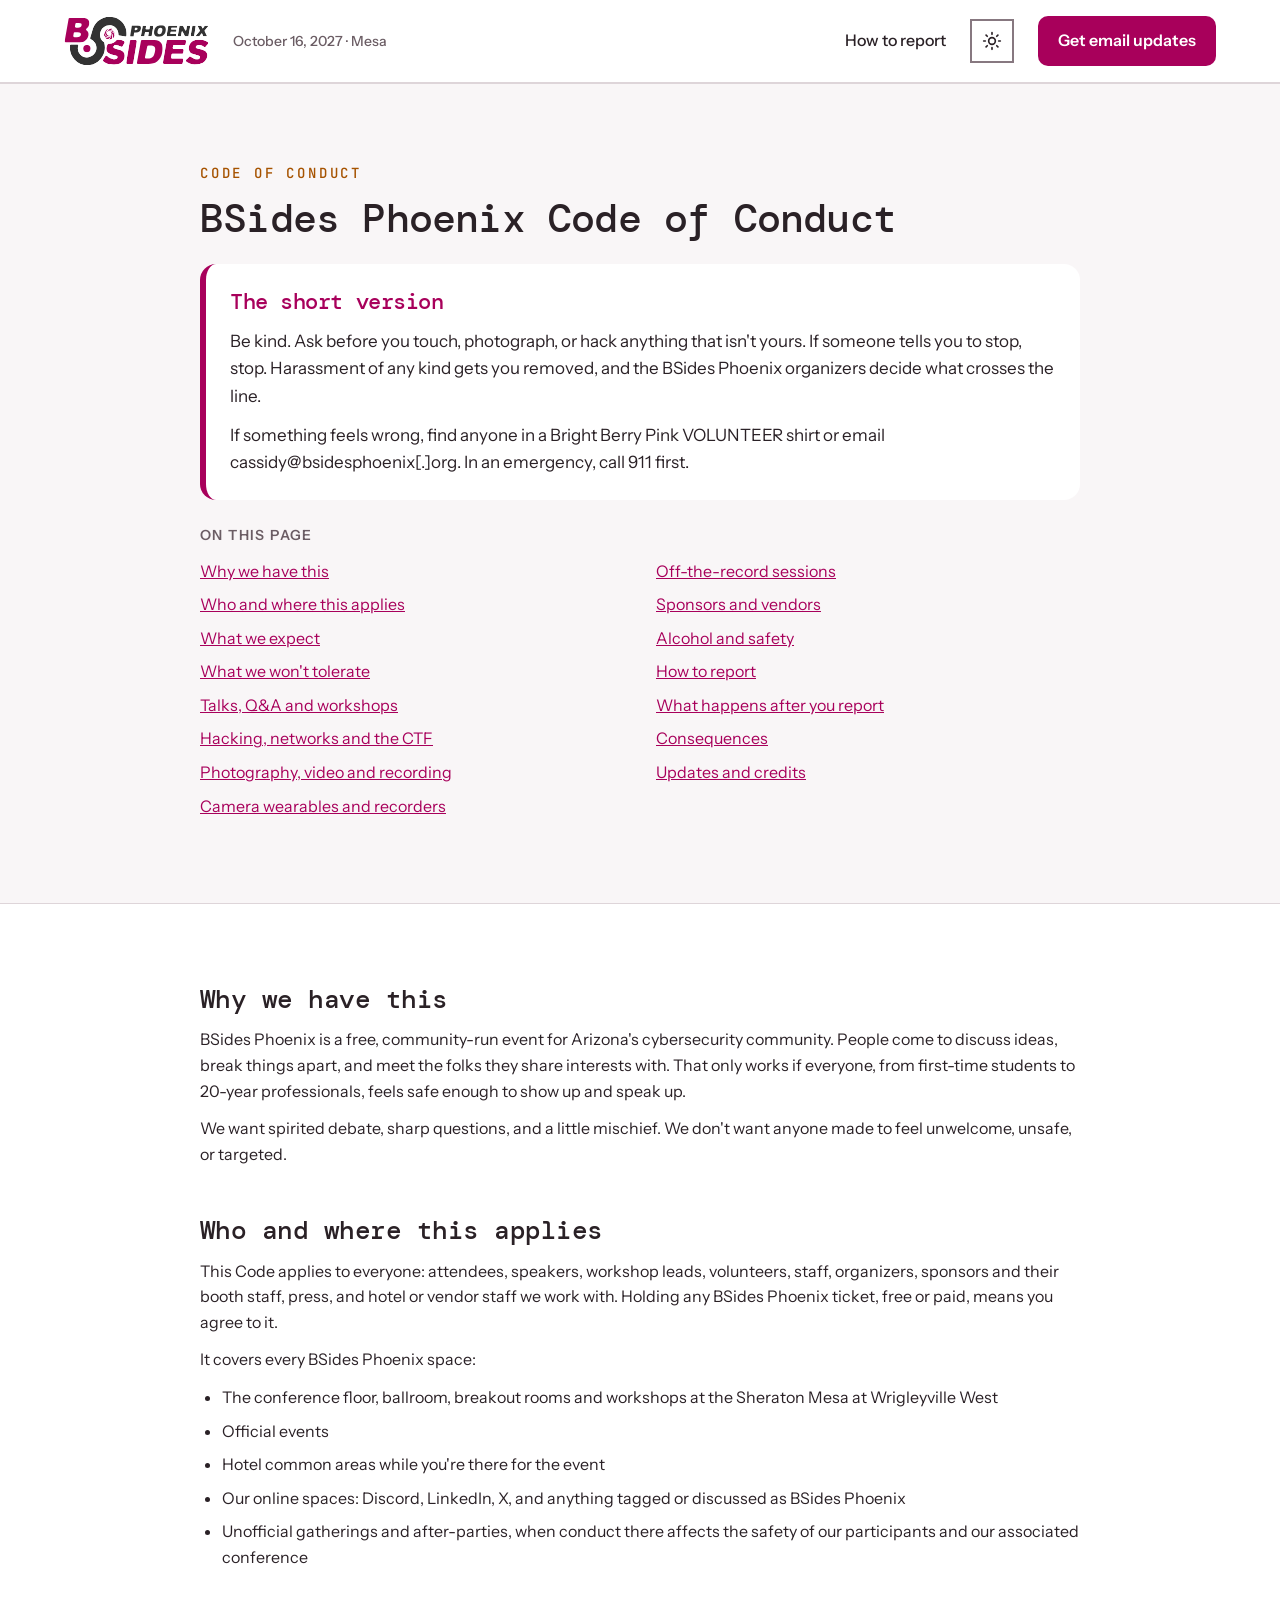
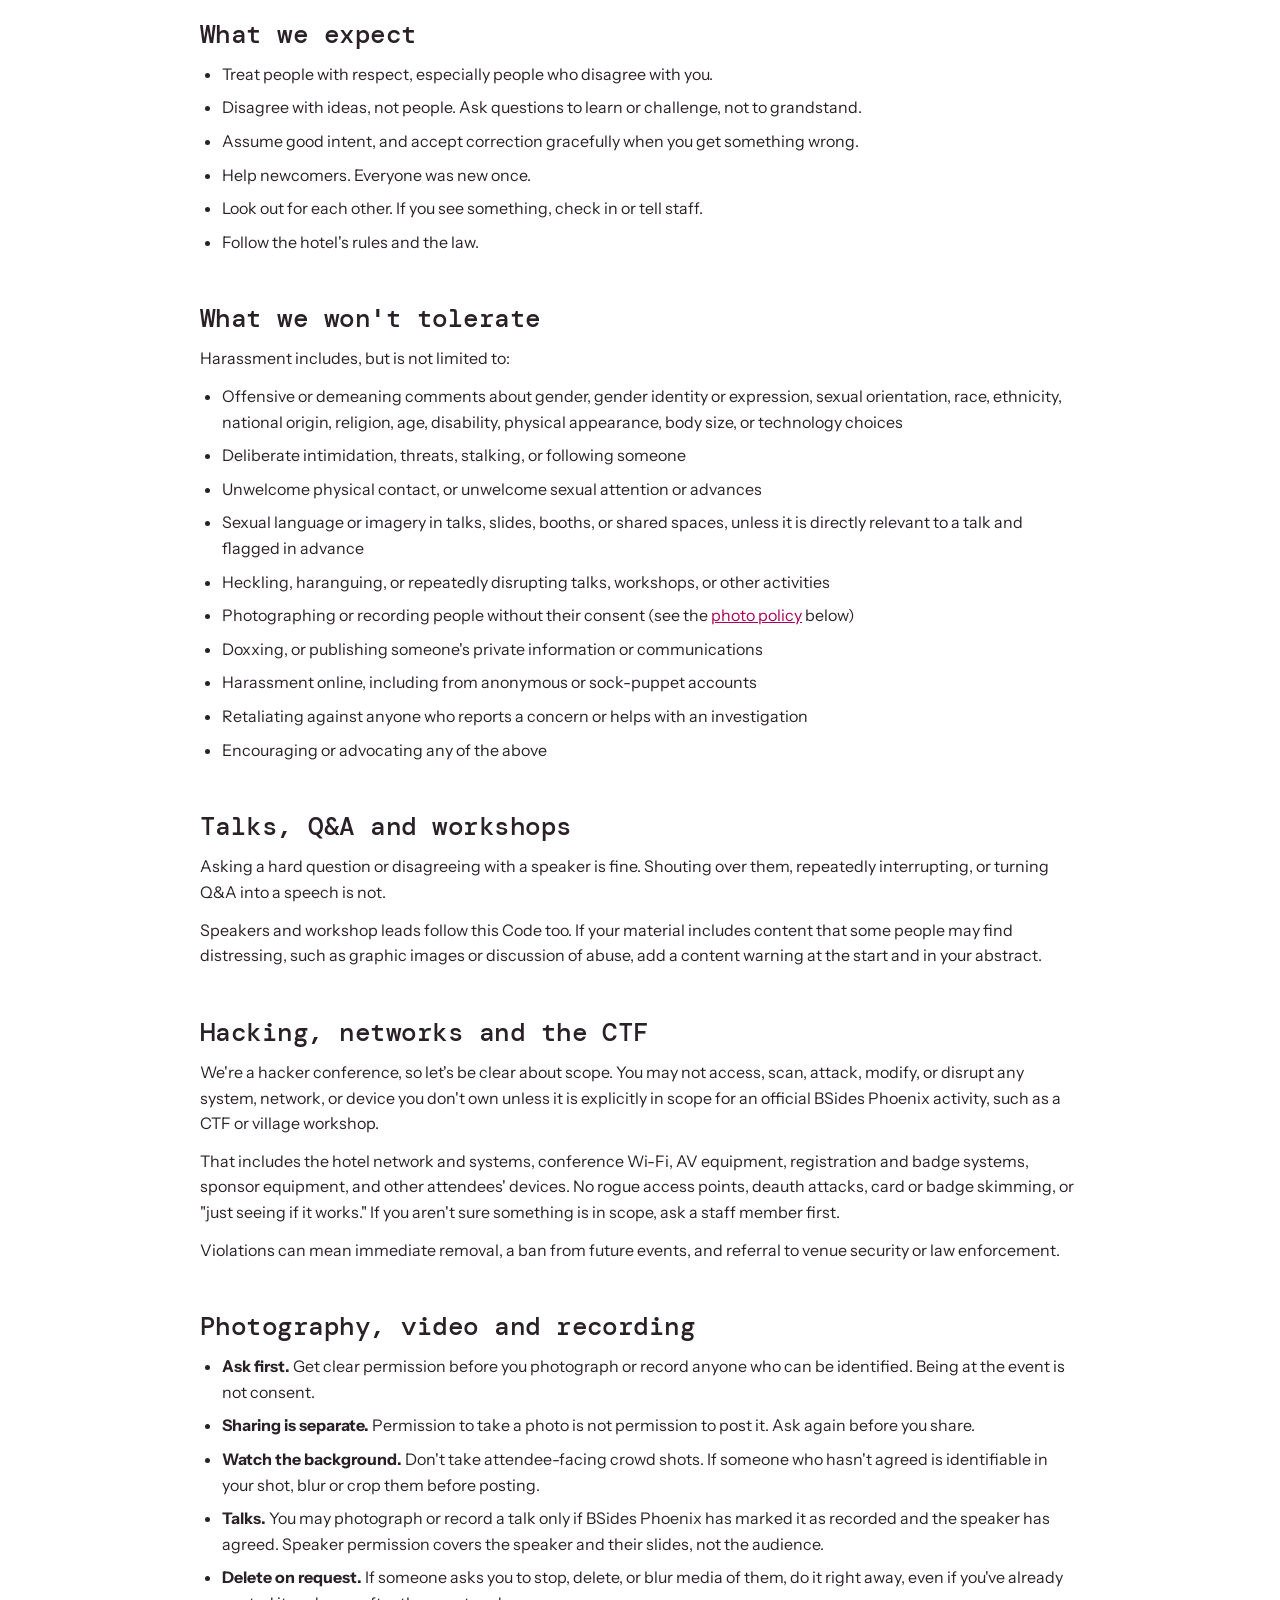
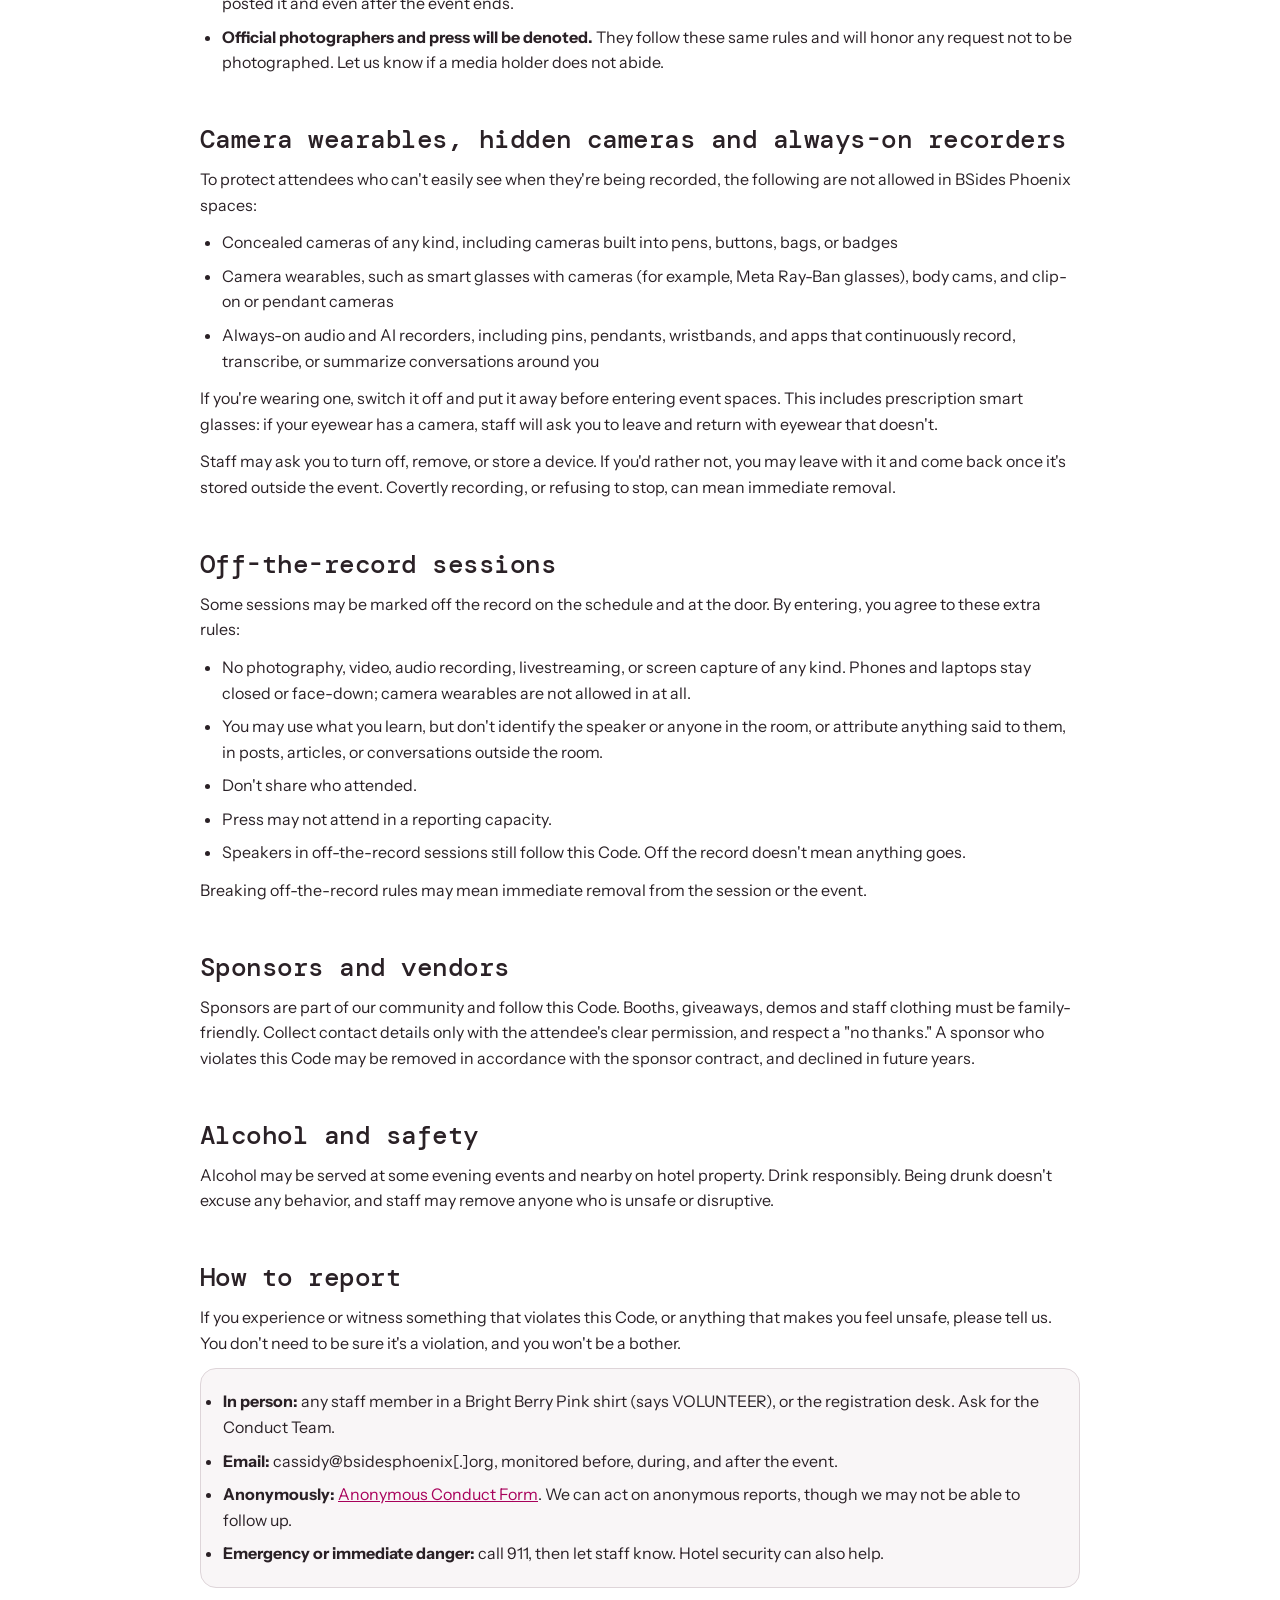
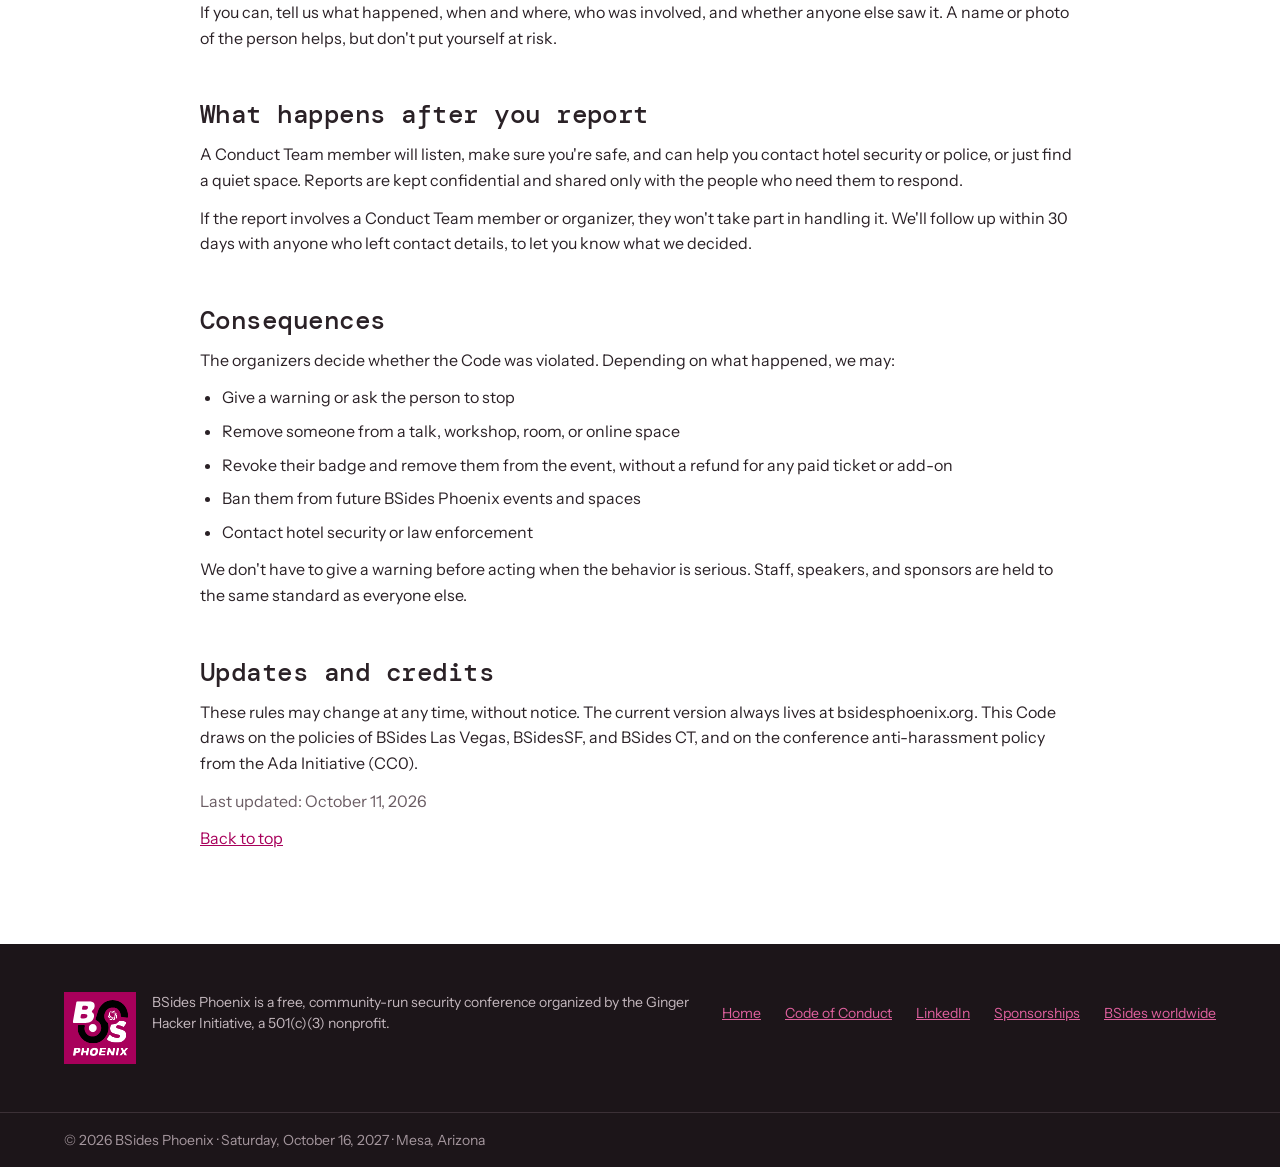
<file: code-of-conduct/index.html>
<!doctype html>
<html lang="en">
<head>
<meta charset="utf-8">
<meta name="viewport" content="width=device-width, initial-scale=1">
<!-- Apply a saved light/dark choice before the page is drawn (see assets/js/theme.js) -->
<script>try{var t=localStorage.getItem("bsp-theme");if(t==="light"||t==="dark")document.documentElement.setAttribute("data-theme",t)}catch(e){}</script>
<title>Code of Conduct · BSides Phoenix 2027</title>
<meta name="description" content="The BSides Phoenix Code of Conduct: be kind, ask before you touch, photograph or hack anything that isn't yours, and how to report a concern.">
<meta property="og:title" content="BSides Phoenix Code of Conduct">
<meta property="og:description" content="Be kind. Ask before you touch, photograph, or hack anything that isn't yours. If someone tells you to stop, stop.">
<meta property="og:type" content="website">
<meta property="og:site_name" content="BSides Phoenix">
<meta property="og:image" content="https://bsidesphoenix.org/assets/og-image.png">
<meta name="twitter:card" content="summary_large_image">
<link rel="preconnect" href="https://fonts.googleapis.com">
<link rel="preconnect" href="https://fonts.gstatic.com" crossorigin>
<link rel="icon" href="../favicon-32.png" sizes="32x32" type="image/png">
<link rel="icon" href="../assets/logo/bsides-phoenix-icon.svg" type="image/svg+xml">
<link rel="apple-touch-icon" href="../apple-touch-icon.png">
<link href="https://fonts.googleapis.com/css2?family=Instrument+Sans:wght@400..700&amp;family=DM+Mono:wght@400;500&amp;family=JetBrains+Mono:wght@500&amp;display=swap" rel="stylesheet">
<link rel="stylesheet" href="../assets/css/site.css">
<script src="../assets/js/theme.js" defer></script>
</head>
<body>
<div class="page">
<a href="#top" class="skip-link">Skip to main content</a>

<!-- Header -->
<header class="site-header">
<div class="site-header__inner">
<a href="../" class="brand">
<img src="../assets/logo/bsides-phoenix-horizontal-color.svg" alt="BSides Phoenix home" width="145" height="50" class="brand__logo brand__logo--light"><img src="../assets/logo/bsides-phoenix-horizontal-white.svg" alt="BSides Phoenix home" width="145" height="50" class="brand__logo brand__logo--dark">
<span class="brand__date">October 16, 2027 · Mesa</span>
</a>
<nav aria-label="Main" class="main-nav">
<a href="#report" class="nav-link">How to report</a>
<button type="button" class="theme-toggle" aria-label="Switch between light and dark mode" hidden>
<svg class="theme-toggle__sun" viewBox="0 0 24 24" fill="none" stroke="currentColor" stroke-width="2" stroke-linecap="round" aria-hidden="true"><circle cx="12" cy="12" r="4"/><path d="M12 2v2M12 20v2M4.9 4.9l1.4 1.4M17.7 17.7l1.4 1.4M2 12h2M20 12h2M4.9 19.1l1.4-1.4M17.7 6.3l1.4-1.4"/></svg>
<svg class="theme-toggle__moon" viewBox="0 0 24 24" fill="none" stroke="currentColor" stroke-width="2" stroke-linecap="round" stroke-linejoin="round" aria-hidden="true"><path d="M20 14.5A8 8 0 0 1 9.5 4a8 8 0 1 0 10.5 10.5z"/></svg>
</button>
<a href="../" class="btn btn-primary btn--compact">Get email updates</a>
</nav>
</div>
</header>

<main id="top">

<!-- Title band -->
<section class="band">
<div class="wrap wrap--narrow stack gap-24">
<div class="stack gap-12">
<p class="eyebrow">Code of Conduct</p>
<h1 class="doc__title">BSides Phoenix Code of Conduct</h1>
</div>
<div class="doc__summary">
<h2 class="doc__summary-title">The short version</h2>
<p>Be kind. Ask before you touch, photograph, or hack anything that isn't yours. If someone tells you to stop, stop. Harassment of any kind gets you removed, and the BSides Phoenix organizers decide what crosses the line.</p>
<p>If something feels wrong, find anyone in a Bright Berry Pink VOLUNTEER shirt or email cassidy@bsidesphoenix[.]org. In an emergency, call 911 first.</p>
</div>
<nav aria-label="On this page" class="doc__toc">
<p class="doc__toc-title">On this page</p>
<ul>
<li><a href="#why">Why we have this</a></li>
<li><a href="#scope">Who and where this applies</a></li>
<li><a href="#expect">What we expect</a></li>
<li><a href="#harassment">What we won't tolerate</a></li>
<li><a href="#talks">Talks, Q&amp;A and workshops</a></li>
<li><a href="#hacking">Hacking, networks and the CTF</a></li>
<li><a href="#photos">Photography, video and recording</a></li>
<li><a href="#wearables">Camera wearables and recorders</a></li>
<li><a href="#off-the-record">Off-the-record sessions</a></li>
<li><a href="#sponsors">Sponsors and vendors</a></li>
<li><a href="#alcohol">Alcohol and safety</a></li>
<li><a href="#report">How to report</a></li>
<li><a href="#after">What happens after you report</a></li>
<li><a href="#consequences">Consequences</a></li>
<li><a href="#updates">Updates and credits</a></li>
</ul>
</nav>
</div>
</section>

<!-- Body -->
<section>
<div class="wrap wrap--narrow doc">

<h2 id="why">Why we have this</h2>
<p>BSides Phoenix is a free, community-run event for Arizona's cybersecurity community. People come to discuss ideas, break things apart, and meet the folks they share interests with. That only works if everyone, from first-time students to 20-year professionals, feels safe enough to show up and speak up.</p>
<p>We want spirited debate, sharp questions, and a little mischief. We don't want anyone made to feel unwelcome, unsafe, or targeted.</p>

<h2 id="scope">Who and where this applies</h2>
<p>This Code applies to everyone: attendees, speakers, workshop leads, volunteers, staff, organizers, sponsors and their booth staff, press, and hotel or vendor staff we work with. Holding any BSides Phoenix ticket, free or paid, means you agree to it.</p>
<p>It covers every BSides Phoenix space:</p>
<ul>
<li>The conference floor, ballroom, breakout rooms and workshops at the Sheraton Mesa at Wrigleyville West</li>
<li>Official events</li>
<li>Hotel common areas while you're there for the event</li>
<li>Our online spaces: Discord, LinkedIn, X, and anything tagged or discussed as BSides Phoenix</li>
<li>Unofficial gatherings and after-parties, when conduct there affects the safety of our participants and our associated conference</li>
</ul>

<h2 id="expect">What we expect</h2>
<ul>
<li>Treat people with respect, especially people who disagree with you.</li>
<li>Disagree with ideas, not people. Ask questions to learn or challenge, not to grandstand.</li>
<li>Assume good intent, and accept correction gracefully when you get something wrong.</li>
<li>Help newcomers. Everyone was new once.</li>
<li>Look out for each other. If you see something, check in or tell staff.</li>
<li>Follow the hotel's rules and the law.</li>
</ul>

<h2 id="harassment">What we won't tolerate</h2>
<p>Harassment includes, but is not limited to:</p>
<ul>
<li>Offensive or demeaning comments about gender, gender identity or expression, sexual orientation, race, ethnicity, national origin, religion, age, disability, physical appearance, body size, or technology choices</li>
<li>Deliberate intimidation, threats, stalking, or following someone</li>
<li>Unwelcome physical contact, or unwelcome sexual attention or advances</li>
<li>Sexual language or imagery in talks, slides, booths, or shared spaces, unless it is directly relevant to a talk and flagged in advance</li>
<li>Heckling, haranguing, or repeatedly disrupting talks, workshops, or other activities</li>
<li>Photographing or recording people without their consent (see the <a href="#photos">photo policy</a> below)</li>
<li>Doxxing, or publishing someone's private information or communications</li>
<li>Harassment online, including from anonymous or sock-puppet accounts</li>
<li>Retaliating against anyone who reports a concern or helps with an investigation</li>
<li>Encouraging or advocating any of the above</li>
</ul>

<h2 id="talks">Talks, Q&amp;A and workshops</h2>
<p>Asking a hard question or disagreeing with a speaker is fine. Shouting over them, repeatedly interrupting, or turning Q&amp;A into a speech is not.</p>
<p>Speakers and workshop leads follow this Code too. If your material includes content that some people may find distressing, such as graphic images or discussion of abuse, add a content warning at the start and in your abstract.</p>

<h2 id="hacking">Hacking, networks and the CTF</h2>
<p>We're a hacker conference, so let's be clear about scope. You may not access, scan, attack, modify, or disrupt any system, network, or device you don't own unless it is explicitly in scope for an official BSides Phoenix activity, such as a CTF or village workshop.</p>
<p>That includes the hotel network and systems, conference Wi-Fi, AV equipment, registration and badge systems, sponsor equipment, and other attendees' devices. No rogue access points, deauth attacks, card or badge skimming, or "just seeing if it works." If you aren't sure something is in scope, ask a staff member first.</p>
<p>Violations can mean immediate removal, a ban from future events, and referral to venue security or law enforcement.</p>

<h2 id="photos">Photography, video and recording</h2>
<ul>
<li><strong>Ask first.</strong> Get clear permission before you photograph or record anyone who can be identified. Being at the event is not consent.</li>
<li><strong>Sharing is separate.</strong> Permission to take a photo is not permission to post it. Ask again before you share.</li>
<li><strong>Watch the background.</strong> Don't take attendee-facing crowd shots. If someone who hasn't agreed is identifiable in your shot, blur or crop them before posting.</li>
<li><strong>Talks.</strong> You may photograph or record a talk only if BSides Phoenix has marked it as recorded and the speaker has agreed. Speaker permission covers the speaker and their slides, not the audience.</li>
<li><strong>Delete on request.</strong> If someone asks you to stop, delete, or blur media of them, do it right away, even if you've already posted it and even after the event ends.</li>
<li><strong>Official photographers and press will be denoted.</strong> They follow these same rules and will honor any request not to be photographed. Let us know if a media holder does not abide.</li>
</ul>

<h2 id="wearables">Camera wearables, hidden cameras and always-on recorders</h2>
<p>To protect attendees who can't easily see when they're being recorded, the following are not allowed in BSides Phoenix spaces:</p>
<ul>
<li>Concealed cameras of any kind, including cameras built into pens, buttons, bags, or badges</li>
<li>Camera wearables, such as smart glasses with cameras (for example, Meta Ray-Ban glasses), body cams, and clip-on or pendant cameras</li>
<li>Always-on audio and AI recorders, including pins, pendants, wristbands, and apps that continuously record, transcribe, or summarize conversations around you</li>
</ul>
<p>If you're wearing one, switch it off and put it away before entering event spaces. This includes prescription smart glasses: if your eyewear has a camera, staff will ask you to leave and return with eyewear that doesn't.</p>
<p>Staff may ask you to turn off, remove, or store a device. If you'd rather not, you may leave with it and come back once it's stored outside the event. Covertly recording, or refusing to stop, can mean immediate removal.</p>

<h2 id="off-the-record">Off-the-record sessions</h2>
<p>Some sessions may be marked off the record on the schedule and at the door. By entering, you agree to these extra rules:</p>
<ul>
<li>No photography, video, audio recording, livestreaming, or screen capture of any kind. Phones and laptops stay closed or face-down; camera wearables are not allowed in at all.</li>
<li>You may use what you learn, but don't identify the speaker or anyone in the room, or attribute anything said to them, in posts, articles, or conversations outside the room.</li>
<li>Don't share who attended.</li>
<li>Press may not attend in a reporting capacity.</li>
<li>Speakers in off-the-record sessions still follow this Code. Off the record doesn't mean anything goes.</li>
</ul>
<p>Breaking off-the-record rules may mean immediate removal from the session or the event.</p>

<h2 id="sponsors">Sponsors and vendors</h2>
<p>Sponsors are part of our community and follow this Code. Booths, giveaways, demos and staff clothing must be family-friendly. Collect contact details only with the attendee's clear permission, and respect a "no thanks." A sponsor who violates this Code may be removed in accordance with the sponsor contract, and declined in future years.</p>

<h2 id="alcohol">Alcohol and safety</h2>
<p>Alcohol may be served at some evening events and nearby on hotel property. Drink responsibly. Being drunk doesn't excuse any behavior, and staff may remove anyone who is unsafe or disruptive.</p>

<h2 id="report">How to report</h2>
<p>If you experience or witness something that violates this Code, or anything that makes you feel unsafe, please tell us. You don't need to be sure it's a violation, and you won't be a bother.</p>
<ul class="doc__report">
<li><strong>In person:</strong> any staff member in a Bright Berry Pink shirt (says VOLUNTEER), or the registration desk. Ask for the Conduct Team.</li>
<li><strong>Email:</strong> cassidy@bsidesphoenix[.]org, monitored before, during, and after the event.</li>
<li><strong>Anonymously:</strong> <a href="https://docs.google.com/forms/d/e/1FAIpQLSfvJSt2hjwnZV5uCJ90shQXfrtTMAfA1E53RTLN8MRg_cRDqw/viewform" target="_blank" rel="noopener">Anonymous Conduct Form<span class="sr-only"> (opens in a new tab)</span></a>. We can act on anonymous reports, though we may not be able to follow up.</li>
<li><strong>Emergency or immediate danger:</strong> call 911, then let staff know. Hotel security can also help.</li>
</ul>
<p>If you can, tell us what happened, when and where, who was involved, and whether anyone else saw it. A name or photo of the person helps, but don't put yourself at risk.</p>

<h2 id="after">What happens after you report</h2>
<p>A Conduct Team member will listen, make sure you're safe, and can help you contact hotel security or police, or just find a quiet space. Reports are kept confidential and shared only with the people who need them to respond.</p>
<p>If the report involves a Conduct Team member or organizer, they won't take part in handling it. We'll follow up within 30 days with anyone who left contact details, to let you know what we decided.</p>

<h2 id="consequences">Consequences</h2>
<p>The organizers decide whether the Code was violated. Depending on what happened, we may:</p>
<ul>
<li>Give a warning or ask the person to stop</li>
<li>Remove someone from a talk, workshop, room, or online space</li>
<li>Revoke their badge and remove them from the event, without a refund for any paid ticket or add-on</li>
<li>Ban them from future BSides Phoenix events and spaces</li>
<li>Contact hotel security or law enforcement</li>
</ul>
<p>We don't have to give a warning before acting when the behavior is serious. Staff, speakers, and sponsors are held to the same standard as everyone else.</p>

<h2 id="updates">Updates and credits</h2>
<p>These rules may change at any time, without notice. The current version always lives at bsidesphoenix.org. This Code draws on the policies of BSides Las Vegas, BSidesSF, and BSides CT, and on the conference anti-harassment policy from the Ada Initiative (CC0).</p>
<p class="muted">Last updated: October 11, 2026</p>

<p><a href="#top">Back to top</a></p>
</div>
</section>

</main>

<!-- Footer -->
<footer class="site-footer on-dark">
<div class="wrap row gap-32 site-footer__inner">
<div class="site-footer__about">
<img src="../assets/logo/bsides-phoenix-badge-magenta.svg" alt="" width="72" height="72" class="site-footer__badge">
<p class="site-footer__text">BSides Phoenix is a free, community-run security conference organized by the Ginger Hacker Initiative, a 501(c)(3) nonprofit.</p>
</div>
<nav aria-label="Footer" class="footer-nav">
<a href="../" class="footer-link">Home</a>
<a href="./" class="footer-link" aria-current="page">Code of Conduct</a>
<a href="https://www.linkedin.com/company/bsidesphx" class="footer-link">LinkedIn</a>
<a href="mailto:sponsorships@bsidesphoenix.org" class="footer-link">Sponsorships</a>
<a href="https://bsides.org" class="footer-link">BSides worldwide</a>
</nav>
</div>
<div class="site-footer__legal">
<p>© 2026 BSides Phoenix · Saturday, October 16, 2027 · Mesa, Arizona</p>
</div>
</footer>

</div>
</body>
</html>
</file>
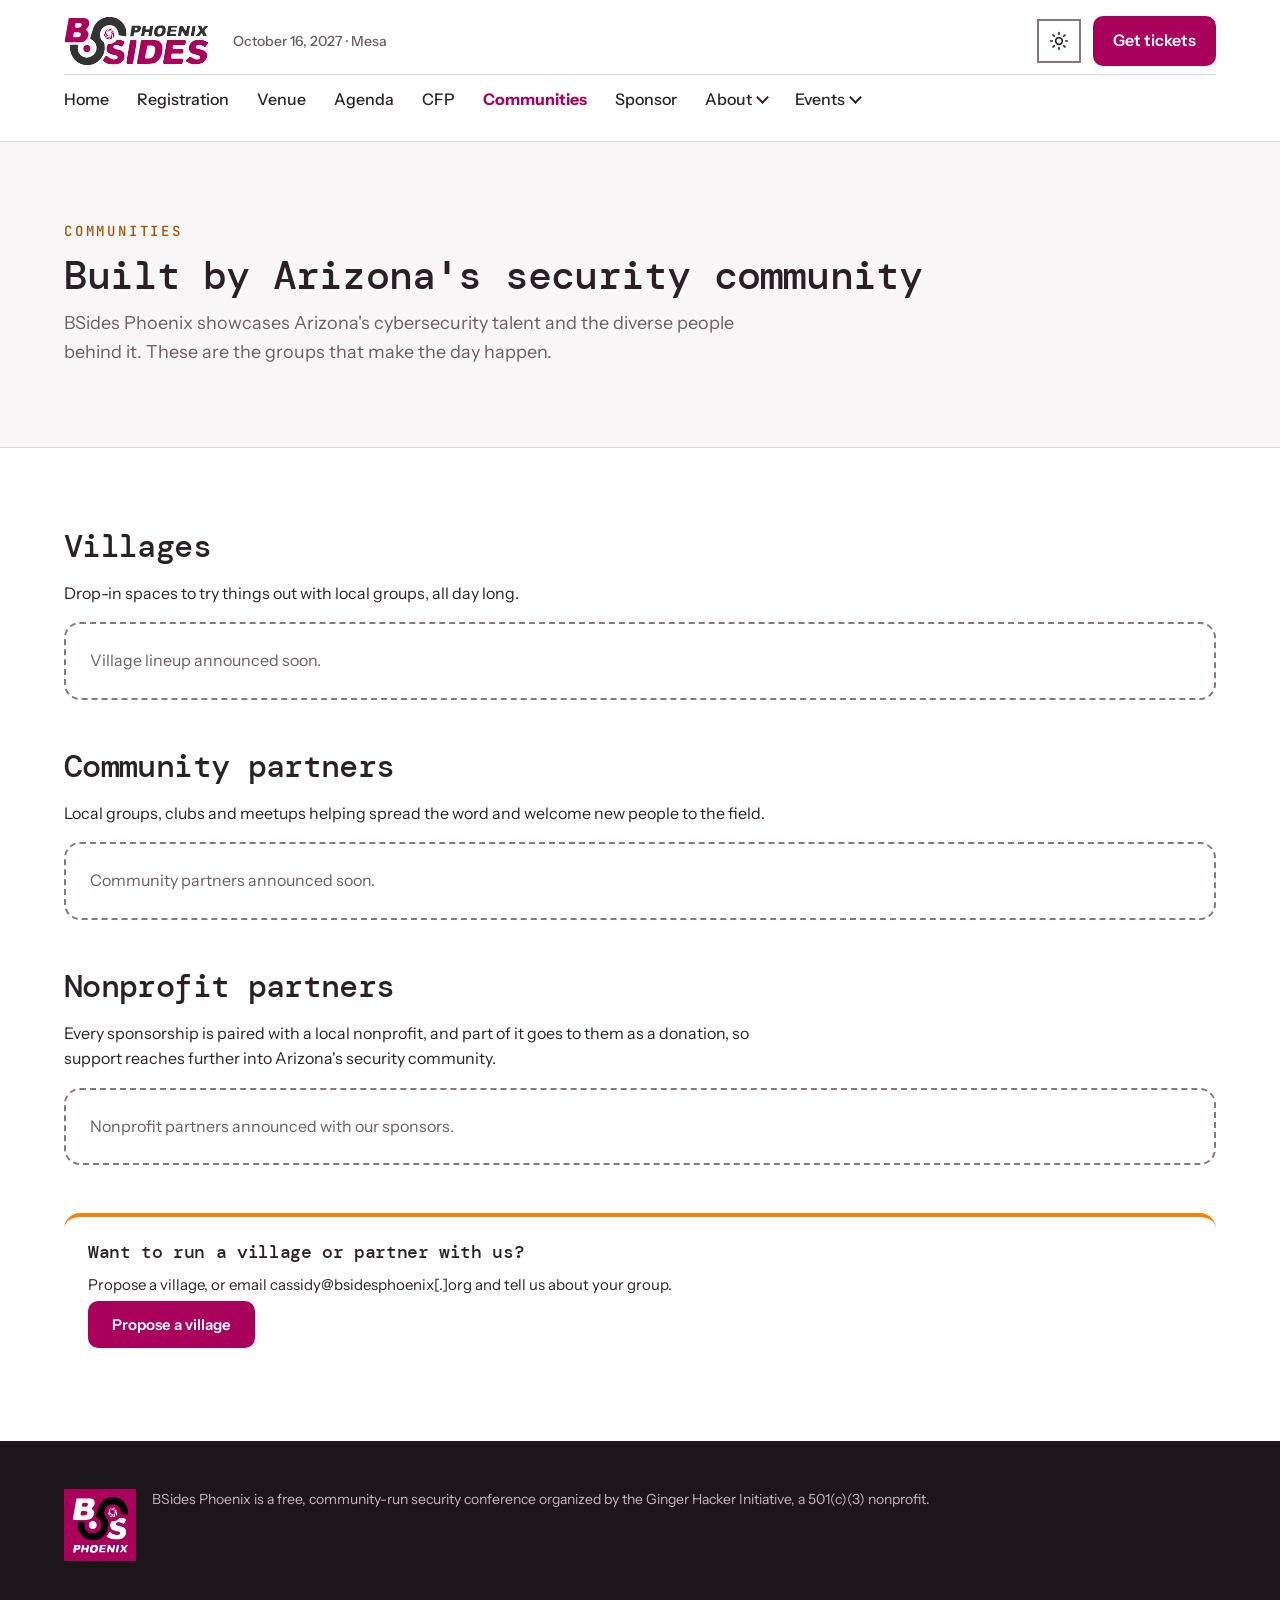
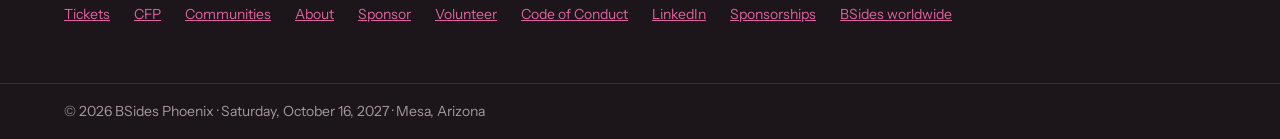
<file: communities/index.html>
<!doctype html>
<html lang="en">
<head>
<meta charset="utf-8">
<meta name="viewport" content="width=device-width, initial-scale=1">
<!-- Apply a saved light/dark choice before the page is drawn (see assets/js/theme.js) -->
<script>try{var t=localStorage.getItem("bsp-theme");if(t==="light"||t==="dark")document.documentElement.setAttribute("data-theme",t)}catch(e){}</script>
<!-- Part of the full site preview: keep it out of search results until it goes official (see README) -->
<meta name="robots" content="noindex, nofollow">
<title>Communities · BSides Phoenix 2027</title>
<meta name="description" content="Villages, community partners and nonprofit partners at BSides Phoenix 2027.">
<link rel="preconnect" href="https://fonts.googleapis.com">
<link rel="preconnect" href="https://fonts.gstatic.com" crossorigin>
<link rel="icon" href="../favicon-32.png" sizes="32x32" type="image/png">
<link rel="icon" href="../assets/logo/bsides-phoenix-icon.svg" type="image/svg+xml">
<link rel="apple-touch-icon" href="../apple-touch-icon.png">
<link href="https://fonts.googleapis.com/css2?family=Instrument+Sans:wght@400..700&amp;family=DM+Mono:wght@400;500&amp;family=JetBrains+Mono:wght@500&amp;display=swap" rel="stylesheet">
<link rel="stylesheet" href="../assets/css/site.css">
<script src="../assets/js/theme.js" defer></script>
<script src="../assets/js/nav.js" defer></script>
</head>
<body>
<div class="page">
<a href="#top" class="skip-link">Skip to main content</a>

<!-- Header: the same menu is copied into preview/, cfp/, communities/, about/, events/, sponsor/, volunteer/, sponsors/, partners/, supporters/ and villages/. Change all of them together. -->
<header class="site-header site-header--nav">
<div class="site-header__inner">
<a href="../preview/" class="brand">
<img src="../assets/logo/bsides-phoenix-horizontal-color.svg" alt="BSides Phoenix home" width="145" height="50" class="brand__logo brand__logo--light"><img src="../assets/logo/bsides-phoenix-horizontal-white.svg" alt="BSides Phoenix home" width="145" height="50" class="brand__logo brand__logo--dark">
<span class="brand__date">October 16, 2027 · Mesa</span>
</a>
<div class="header-actions">
<button type="button" class="theme-toggle" aria-label="Switch between light and dark mode" hidden>
<svg class="theme-toggle__sun" viewBox="0 0 24 24" fill="none" stroke="currentColor" stroke-width="2" stroke-linecap="round" aria-hidden="true"><circle cx="12" cy="12" r="4"/><path d="M12 2v2M12 20v2M4.9 4.9l1.4 1.4M17.7 17.7l1.4 1.4M2 12h2M20 12h2M4.9 19.1l1.4-1.4M17.7 6.3l1.4-1.4"/></svg>
<svg class="theme-toggle__moon" viewBox="0 0 24 24" fill="none" stroke="currentColor" stroke-width="2" stroke-linecap="round" stroke-linejoin="round" aria-hidden="true"><path d="M20 14.5A8 8 0 0 1 9.5 4a8 8 0 1 0 10.5 10.5z"/></svg>
</button>
<a href="https://www.zeffy.com/en-US/ticketing/bsides-phoenix" class="btn btn-primary btn--compact">Get tickets</a>
<button type="button" class="menu-toggle" aria-expanded="false" aria-controls="site-nav" hidden>Menu</button>
</div>
<nav id="site-nav" class="site-nav" aria-label="Main">
<ul class="site-nav__list">
<li><a href="../preview/" class="nav-link">Home</a></li>
<li><a href="../preview/#registration" class="nav-link">Registration</a></li>
<li><a href="../preview/#venue" class="nav-link">Venue</a></li>
<li><a href="../preview/#agenda" class="nav-link">Agenda</a></li>
<li><a href="../cfp/" class="nav-link">CFP</a></li>
<li><a href="../communities/" class="nav-link" aria-current="page">Communities</a></li>
<li><a href="../sponsor/" class="nav-link">Sponsor</a></li>
<li><details class="site-nav__dd"><summary class="nav-link">About</summary>
<ul class="site-nav__menu">
<li><a href="../about/">About BSides Phoenix</a></li>
<li><a href="../code-of-conduct/">Code of Conduct</a></li>
<li><a href="../supporters/">Supporters</a></li>
</ul></details></li>
<li><details class="site-nav__dd"><summary class="nav-link">Events</summary>
<ul class="site-nav__menu">
<li><a href="../events/">Past events</a></li>
</ul></details></li>
</ul>
</nav>
</div>
</header>

<main id="top">
<section class="page-hero">
<div class="wrap stack gap-12">
<p class="eyebrow">Communities</p>
<h1 class="doc__title">Built by Arizona's security community</h1>
<p class="page-hero__lead">BSides Phoenix showcases Arizona's cybersecurity talent and the diverse people behind it. These are the groups that make the day happen.</p>
</div>
</section>

<section>
<div class="wrap stack gap-48">
<div class="stack gap-16">
<h2 class="h2">Villages</h2>
<p class="m-0 measure">Drop-in spaces to try things out with local groups, all day long.</p>
<div class="coming-soon"><p>Village lineup announced soon.</p></div>
</div>

<div class="stack gap-16">
<h2 class="h2">Community partners</h2>
<p class="m-0 measure">Local groups, clubs and meetups helping spread the word and welcome new people to the field.</p>
<div class="coming-soon"><p>Community partners announced soon.</p></div>
</div>

<div class="stack gap-16">
<h2 class="h2">Nonprofit partners</h2>
<p class="m-0 measure">Every sponsorship is paired with a local nonprofit, and part of it goes to them as a donation, so support reaches further into Arizona's security community.</p>
<div class="coming-soon"><p>Nonprofit partners announced with our sponsors.</p></div>
</div>

<div class="note">
<h3 class="note__title">Want to run a village or partner with us?</h3>
<p class="note__text">Propose a village, or email cassidy@bsidesphoenix[.]org and tell us about your group.</p>
<p class="note__text" style="margin-top:16px"><a href="../villages/" class="btn btn-primary">Propose a village</a></p>
</div>
</div>
</section>
</main>

<footer class="site-footer on-dark">
<div class="wrap row gap-32 site-footer__inner">
<div class="site-footer__about">
<img src="../assets/logo/bsides-phoenix-badge-magenta.svg" alt="" width="72" height="72" class="site-footer__badge">
<p class="site-footer__text">BSides Phoenix is a free, community-run security conference organized by the Ginger Hacker Initiative, a 501(c)(3) nonprofit.</p>
</div>
<nav aria-label="Footer" class="footer-nav">
<a href="https://www.zeffy.com/en-US/ticketing/bsides-phoenix" class="footer-link">Tickets</a>
<a href="../cfp/" class="footer-link">CFP</a>
<a href="../communities/" class="footer-link">Communities</a>
<a href="../about/" class="footer-link">About</a>
<a href="../sponsor/" class="footer-link">Sponsor</a>
<a href="../volunteer/" class="footer-link">Volunteer</a>
<a href="../code-of-conduct/" class="footer-link">Code of Conduct</a>
<a href="https://www.linkedin.com/company/bsidesphx" class="footer-link">LinkedIn</a>
<a href="mailto:sponsorships@bsidesphoenix.org" class="footer-link">Sponsorships</a>
<a href="https://bsides.org" class="footer-link">BSides worldwide</a>
</nav>
</div>
<div class="site-footer__legal">
<p>© 2026 BSides Phoenix · Saturday, October 16, 2027 · Mesa, Arizona</p>
</div>
</footer>

</div>
</body>
</html>
</file>
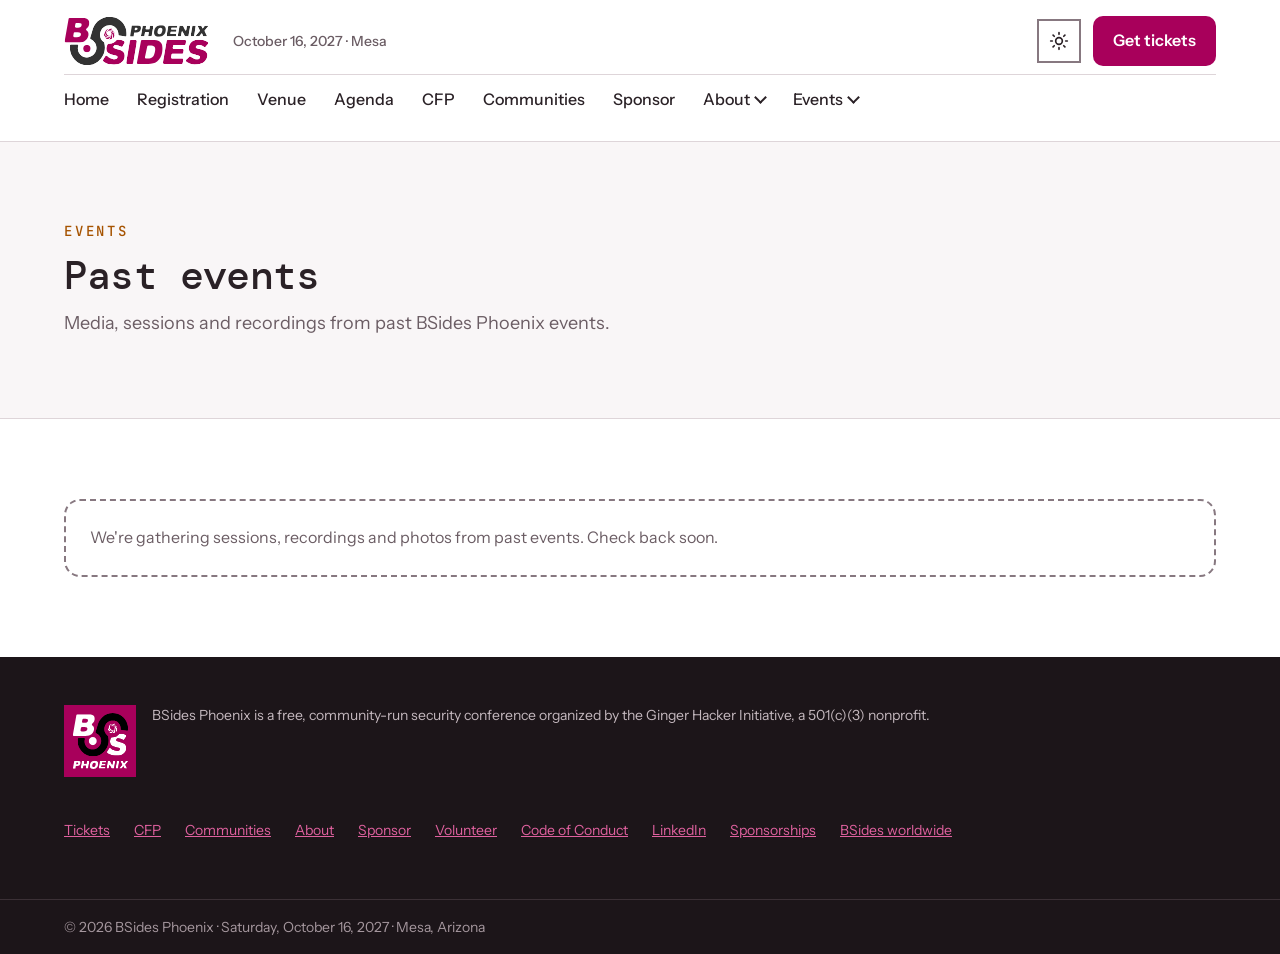
<file: events/index.html>
<!doctype html>
<html lang="en">
<head>
<meta charset="utf-8">
<meta name="viewport" content="width=device-width, initial-scale=1">
<!-- Apply a saved light/dark choice before the page is drawn (see assets/js/theme.js) -->
<script>try{var t=localStorage.getItem("bsp-theme");if(t==="light"||t==="dark")document.documentElement.setAttribute("data-theme",t)}catch(e){}</script>
<!-- Part of the full site preview: keep it out of search results until it goes official (see README) -->
<meta name="robots" content="noindex, nofollow">
<title>Past events · BSides Phoenix 2027</title>
<meta name="description" content="Media, sessions and recordings from past BSides Phoenix events.">
<link rel="preconnect" href="https://fonts.googleapis.com">
<link rel="preconnect" href="https://fonts.gstatic.com" crossorigin>
<link rel="icon" href="../favicon-32.png" sizes="32x32" type="image/png">
<link rel="icon" href="../assets/logo/bsides-phoenix-icon.svg" type="image/svg+xml">
<link rel="apple-touch-icon" href="../apple-touch-icon.png">
<link href="https://fonts.googleapis.com/css2?family=Instrument+Sans:wght@400..700&amp;family=DM+Mono:wght@400;500&amp;family=JetBrains+Mono:wght@500&amp;display=swap" rel="stylesheet">
<link rel="stylesheet" href="../assets/css/site.css">
<script src="../assets/js/theme.js" defer></script>
<script src="../assets/js/nav.js" defer></script>
</head>
<body>
<div class="page">
<a href="#top" class="skip-link">Skip to main content</a>

<!-- Header: the same menu is copied into preview/, cfp/, communities/, about/, events/, sponsor/, volunteer/, sponsors/, partners/, supporters/ and villages/. Change all of them together. -->
<header class="site-header site-header--nav">
<div class="site-header__inner">
<a href="../preview/" class="brand">
<img src="../assets/logo/bsides-phoenix-horizontal-color.svg" alt="BSides Phoenix home" width="145" height="50" class="brand__logo brand__logo--light"><img src="../assets/logo/bsides-phoenix-horizontal-white.svg" alt="BSides Phoenix home" width="145" height="50" class="brand__logo brand__logo--dark">
<span class="brand__date">October 16, 2027 · Mesa</span>
</a>
<div class="header-actions">
<button type="button" class="theme-toggle" aria-label="Switch between light and dark mode" hidden>
<svg class="theme-toggle__sun" viewBox="0 0 24 24" fill="none" stroke="currentColor" stroke-width="2" stroke-linecap="round" aria-hidden="true"><circle cx="12" cy="12" r="4"/><path d="M12 2v2M12 20v2M4.9 4.9l1.4 1.4M17.7 17.7l1.4 1.4M2 12h2M20 12h2M4.9 19.1l1.4-1.4M17.7 6.3l1.4-1.4"/></svg>
<svg class="theme-toggle__moon" viewBox="0 0 24 24" fill="none" stroke="currentColor" stroke-width="2" stroke-linecap="round" stroke-linejoin="round" aria-hidden="true"><path d="M20 14.5A8 8 0 0 1 9.5 4a8 8 0 1 0 10.5 10.5z"/></svg>
</button>
<a href="https://www.zeffy.com/en-US/ticketing/bsides-phoenix" class="btn btn-primary btn--compact">Get tickets</a>
<button type="button" class="menu-toggle" aria-expanded="false" aria-controls="site-nav" hidden>Menu</button>
</div>
<nav id="site-nav" class="site-nav" aria-label="Main">
<ul class="site-nav__list">
<li><a href="../preview/" class="nav-link">Home</a></li>
<li><a href="../preview/#registration" class="nav-link">Registration</a></li>
<li><a href="../preview/#venue" class="nav-link">Venue</a></li>
<li><a href="../preview/#agenda" class="nav-link">Agenda</a></li>
<li><a href="../cfp/" class="nav-link">CFP</a></li>
<li><a href="../communities/" class="nav-link">Communities</a></li>
<li><a href="../sponsor/" class="nav-link">Sponsor</a></li>
<li><details class="site-nav__dd"><summary class="nav-link">About</summary>
<ul class="site-nav__menu">
<li><a href="../about/">About BSides Phoenix</a></li>
<li><a href="../code-of-conduct/">Code of Conduct</a></li>
<li><a href="../supporters/">Supporters</a></li>
</ul></details></li>
<li><details class="site-nav__dd"><summary class="nav-link">Events</summary>
<ul class="site-nav__menu">
<li><a href="../events/" aria-current="page">Past events</a></li>
</ul></details></li>
</ul>
</nav>
</div>
</header>

<main id="top">
<section class="page-hero">
<div class="wrap stack gap-12">
<p class="eyebrow">Events</p>
<h1 class="doc__title">Past events</h1>
<p class="page-hero__lead">Media, sessions and recordings from past BSides Phoenix events.</p>
</div>
</section>

<section>
<div class="wrap stack gap-24">
<div class="coming-soon"><p>We're gathering sessions, recordings and photos from past events. Check back soon.</p></div>
</div>
</section>
</main>

<footer class="site-footer on-dark">
<div class="wrap row gap-32 site-footer__inner">
<div class="site-footer__about">
<img src="../assets/logo/bsides-phoenix-badge-magenta.svg" alt="" width="72" height="72" class="site-footer__badge">
<p class="site-footer__text">BSides Phoenix is a free, community-run security conference organized by the Ginger Hacker Initiative, a 501(c)(3) nonprofit.</p>
</div>
<nav aria-label="Footer" class="footer-nav">
<a href="https://www.zeffy.com/en-US/ticketing/bsides-phoenix" class="footer-link">Tickets</a>
<a href="../cfp/" class="footer-link">CFP</a>
<a href="../communities/" class="footer-link">Communities</a>
<a href="../about/" class="footer-link">About</a>
<a href="../sponsor/" class="footer-link">Sponsor</a>
<a href="../volunteer/" class="footer-link">Volunteer</a>
<a href="../code-of-conduct/" class="footer-link">Code of Conduct</a>
<a href="https://www.linkedin.com/company/bsidesphx" class="footer-link">LinkedIn</a>
<a href="mailto:sponsorships@bsidesphoenix.org" class="footer-link">Sponsorships</a>
<a href="https://bsides.org" class="footer-link">BSides worldwide</a>
</nav>
</div>
<div class="site-footer__legal">
<p>© 2026 BSides Phoenix · Saturday, October 16, 2027 · Mesa, Arizona</p>
</div>
</footer>

</div>
</body>
</html>
</file>
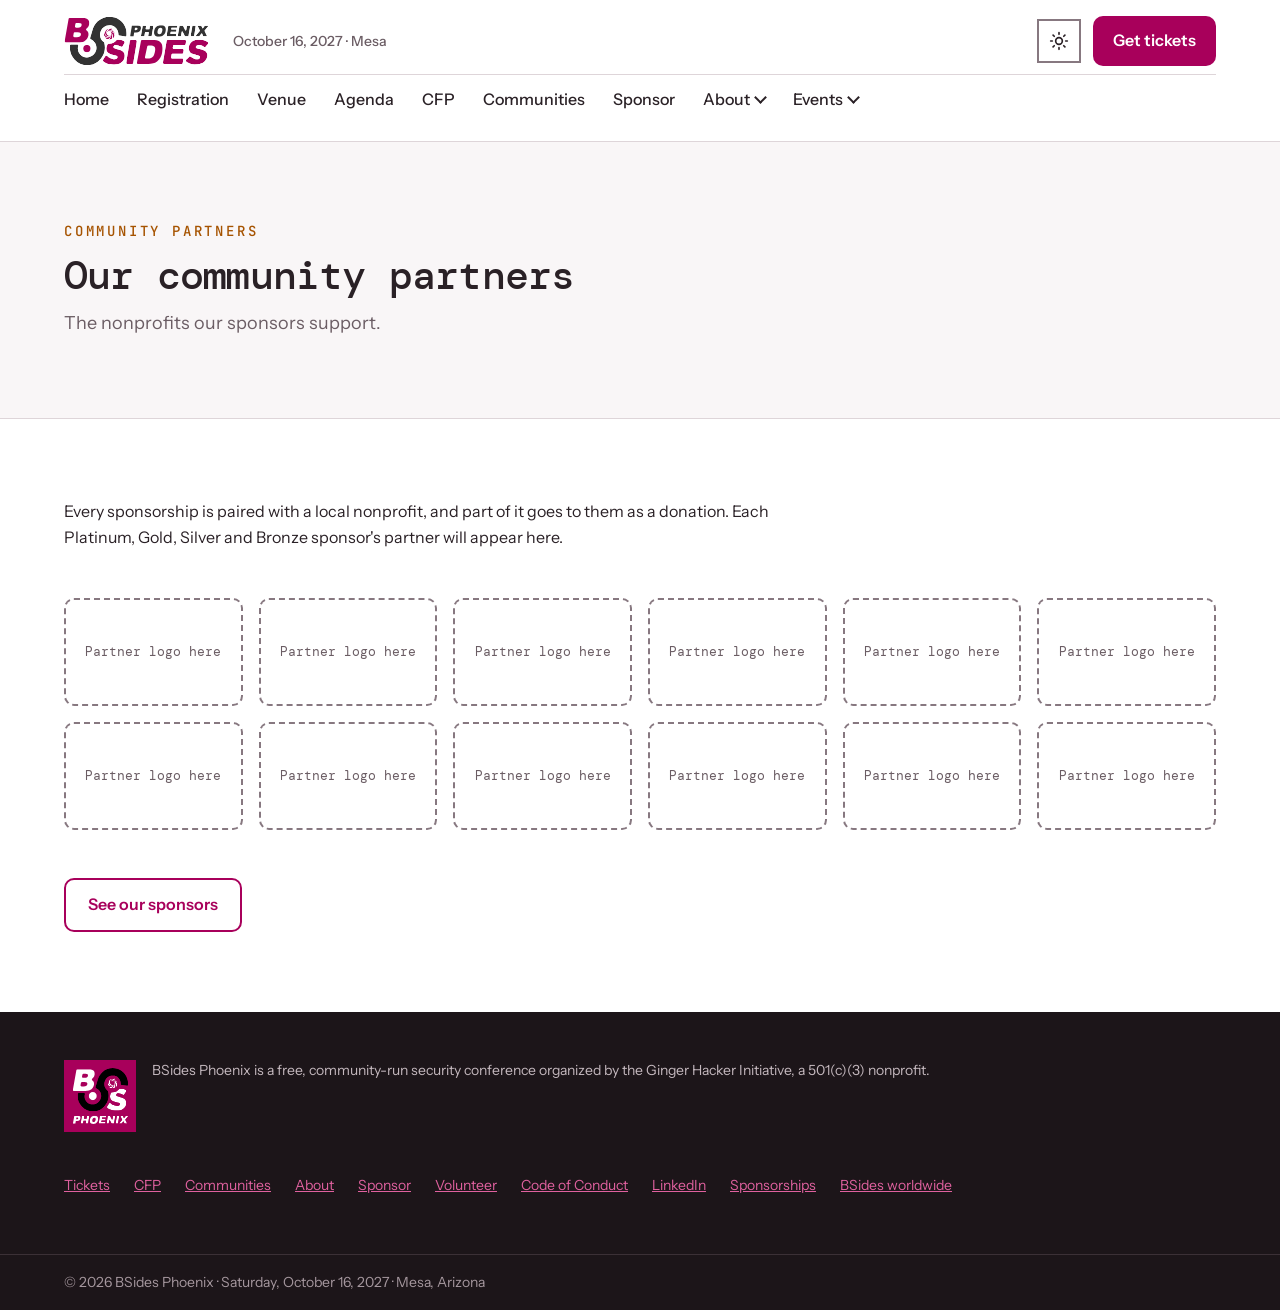
<file: partners/index.html>
<!doctype html>
<html lang="en">
<head>
<meta charset="utf-8">
<meta name="viewport" content="width=device-width, initial-scale=1">
<!-- Apply a saved light/dark choice before the page is drawn (see assets/js/theme.js) -->
<script>try{var t=localStorage.getItem("bsp-theme");if(t==="light"||t==="dark")document.documentElement.setAttribute("data-theme",t)}catch(e){}</script>
<!-- Part of the full site preview: keep it out of search results until it goes official (see README) -->
<meta name="robots" content="noindex, nofollow">
<title>Community partners · BSides Phoenix 2027</title>
<meta name="description" content="The local nonprofits paired with BSides Phoenix 2027 sponsors.">
<link rel="preconnect" href="https://fonts.googleapis.com">
<link rel="preconnect" href="https://fonts.gstatic.com" crossorigin>
<link rel="icon" href="../favicon-32.png" sizes="32x32" type="image/png">
<link rel="icon" href="../assets/logo/bsides-phoenix-icon.svg" type="image/svg+xml">
<link rel="apple-touch-icon" href="../apple-touch-icon.png">
<link href="https://fonts.googleapis.com/css2?family=Instrument+Sans:wght@400..700&amp;family=DM+Mono:wght@400;500&amp;family=JetBrains+Mono:wght@500&amp;display=swap" rel="stylesheet">
<link rel="stylesheet" href="../assets/css/site.css">
<script src="../assets/js/theme.js" defer></script>
<script src="../assets/js/nav.js" defer></script>
</head>
<body>
<div class="page">
<a href="#top" class="skip-link">Skip to main content</a>

<!-- Header: the same menu is copied into preview/, cfp/, communities/, about/, events/, sponsor/, volunteer/, sponsors/, partners/, supporters/ and villages/. Change all of them together. -->
<header class="site-header site-header--nav">
<div class="site-header__inner">
<a href="../preview/" class="brand">
<img src="../assets/logo/bsides-phoenix-horizontal-color.svg" alt="BSides Phoenix home" width="145" height="50" class="brand__logo brand__logo--light"><img src="../assets/logo/bsides-phoenix-horizontal-white.svg" alt="BSides Phoenix home" width="145" height="50" class="brand__logo brand__logo--dark">
<span class="brand__date">October 16, 2027 · Mesa</span>
</a>
<div class="header-actions">
<button type="button" class="theme-toggle" aria-label="Switch between light and dark mode" hidden>
<svg class="theme-toggle__sun" viewBox="0 0 24 24" fill="none" stroke="currentColor" stroke-width="2" stroke-linecap="round" aria-hidden="true"><circle cx="12" cy="12" r="4"/><path d="M12 2v2M12 20v2M4.9 4.9l1.4 1.4M17.7 17.7l1.4 1.4M2 12h2M20 12h2M4.9 19.1l1.4-1.4M17.7 6.3l1.4-1.4"/></svg>
<svg class="theme-toggle__moon" viewBox="0 0 24 24" fill="none" stroke="currentColor" stroke-width="2" stroke-linecap="round" stroke-linejoin="round" aria-hidden="true"><path d="M20 14.5A8 8 0 0 1 9.5 4a8 8 0 1 0 10.5 10.5z"/></svg>
</button>
<a href="https://www.zeffy.com/en-US/ticketing/bsides-phoenix" class="btn btn-primary btn--compact">Get tickets</a>
<button type="button" class="menu-toggle" aria-expanded="false" aria-controls="site-nav" hidden>Menu</button>
</div>
<nav id="site-nav" class="site-nav" aria-label="Main">
<ul class="site-nav__list">
<li><a href="../preview/" class="nav-link">Home</a></li>
<li><a href="../preview/#registration" class="nav-link">Registration</a></li>
<li><a href="../preview/#venue" class="nav-link">Venue</a></li>
<li><a href="../preview/#agenda" class="nav-link">Agenda</a></li>
<li><a href="../cfp/" class="nav-link">CFP</a></li>
<li><a href="../communities/" class="nav-link">Communities</a></li>
<li><a href="../sponsor/" class="nav-link">Sponsor</a></li>
<li><details class="site-nav__dd"><summary class="nav-link">About</summary>
<ul class="site-nav__menu">
<li><a href="../about/">About BSides Phoenix</a></li>
<li><a href="../code-of-conduct/">Code of Conduct</a></li>
<li><a href="../supporters/">Supporters</a></li>
</ul></details></li>
<li><details class="site-nav__dd"><summary class="nav-link">Events</summary>
<ul class="site-nav__menu">
<li><a href="../events/">Past events</a></li>
</ul></details></li>
</ul>
</nav>
</div>
</header>

<main id="top">
<section class="page-hero">
<div class="wrap stack gap-12">
<p class="eyebrow">Community partners</p>
<h1 class="doc__title">Our community partners</h1>
<p class="page-hero__lead">The nonprofits our sponsors support.</p>
</div>
</section>

<section>
<div class="wrap stack gap-48">
<p class="m-0 measure">Every sponsorship is paired with a local nonprofit, and part of it goes to them as a donation. Each Platinum, Gold, Silver and Bronze sponsor's partner will appear here.</p>
<!-- KEEP IN SYNC: the home page Community partners section (preview/) shows a shortened version of partners/. When a partner is added, update both. -->
<ul class="sponsor-tier__grid sponsor-tier__grid--partners" role="list">
<li class="sponsor-slot sponsor-slot--partner">Partner logo here</li>
<li class="sponsor-slot sponsor-slot--partner">Partner logo here</li>
<li class="sponsor-slot sponsor-slot--partner">Partner logo here</li>
<li class="sponsor-slot sponsor-slot--partner">Partner logo here</li>
<li class="sponsor-slot sponsor-slot--partner">Partner logo here</li>
<li class="sponsor-slot sponsor-slot--partner">Partner logo here</li>
<li class="sponsor-slot sponsor-slot--partner">Partner logo here</li>
<li class="sponsor-slot sponsor-slot--partner">Partner logo here</li>
<li class="sponsor-slot sponsor-slot--partner">Partner logo here</li>
<li class="sponsor-slot sponsor-slot--partner">Partner logo here</li>
<li class="sponsor-slot sponsor-slot--partner">Partner logo here</li>
<li class="sponsor-slot sponsor-slot--partner">Partner logo here</li>
</ul>
<div class="row gap-16">
<a href="../sponsors/" class="btn btn-outline">See our sponsors</a>
</div>
</div>
</section>
</main>

<footer class="site-footer on-dark">
<div class="wrap row gap-32 site-footer__inner">
<div class="site-footer__about">
<img src="../assets/logo/bsides-phoenix-badge-magenta.svg" alt="" width="72" height="72" class="site-footer__badge">
<p class="site-footer__text">BSides Phoenix is a free, community-run security conference organized by the Ginger Hacker Initiative, a 501(c)(3) nonprofit.</p>
</div>
<nav aria-label="Footer" class="footer-nav">
<a href="https://www.zeffy.com/en-US/ticketing/bsides-phoenix" class="footer-link">Tickets</a>
<a href="../cfp/" class="footer-link">CFP</a>
<a href="../communities/" class="footer-link">Communities</a>
<a href="../about/" class="footer-link">About</a>
<a href="../sponsor/" class="footer-link">Sponsor</a>
<a href="../volunteer/" class="footer-link">Volunteer</a>
<a href="../code-of-conduct/" class="footer-link">Code of Conduct</a>
<a href="https://www.linkedin.com/company/bsidesphx" class="footer-link">LinkedIn</a>
<a href="mailto:sponsorships@bsidesphoenix.org" class="footer-link">Sponsorships</a>
<a href="https://bsides.org" class="footer-link">BSides worldwide</a>
</nav>
</div>
<div class="site-footer__legal">
<p>© 2026 BSides Phoenix · Saturday, October 16, 2027 · Mesa, Arizona</p>
</div>
</footer>

</div>
</body>
</html>
</file>
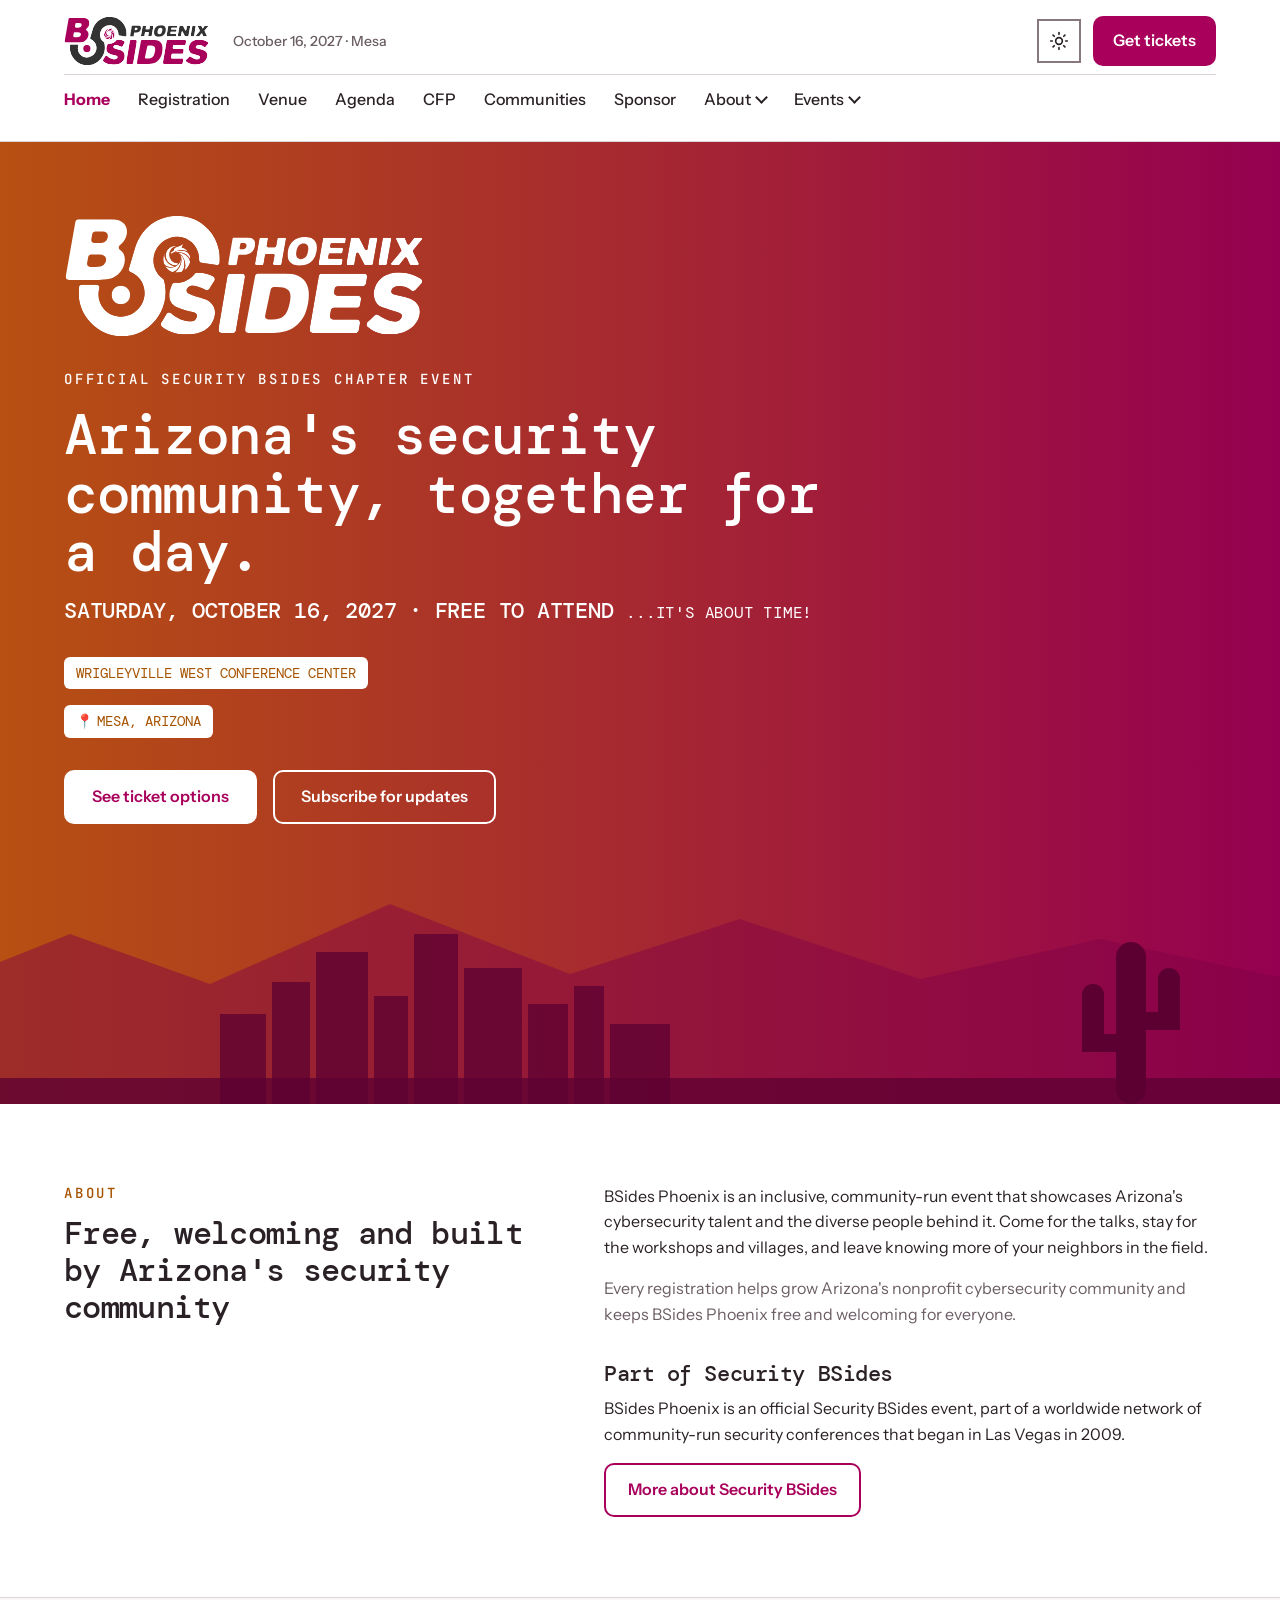
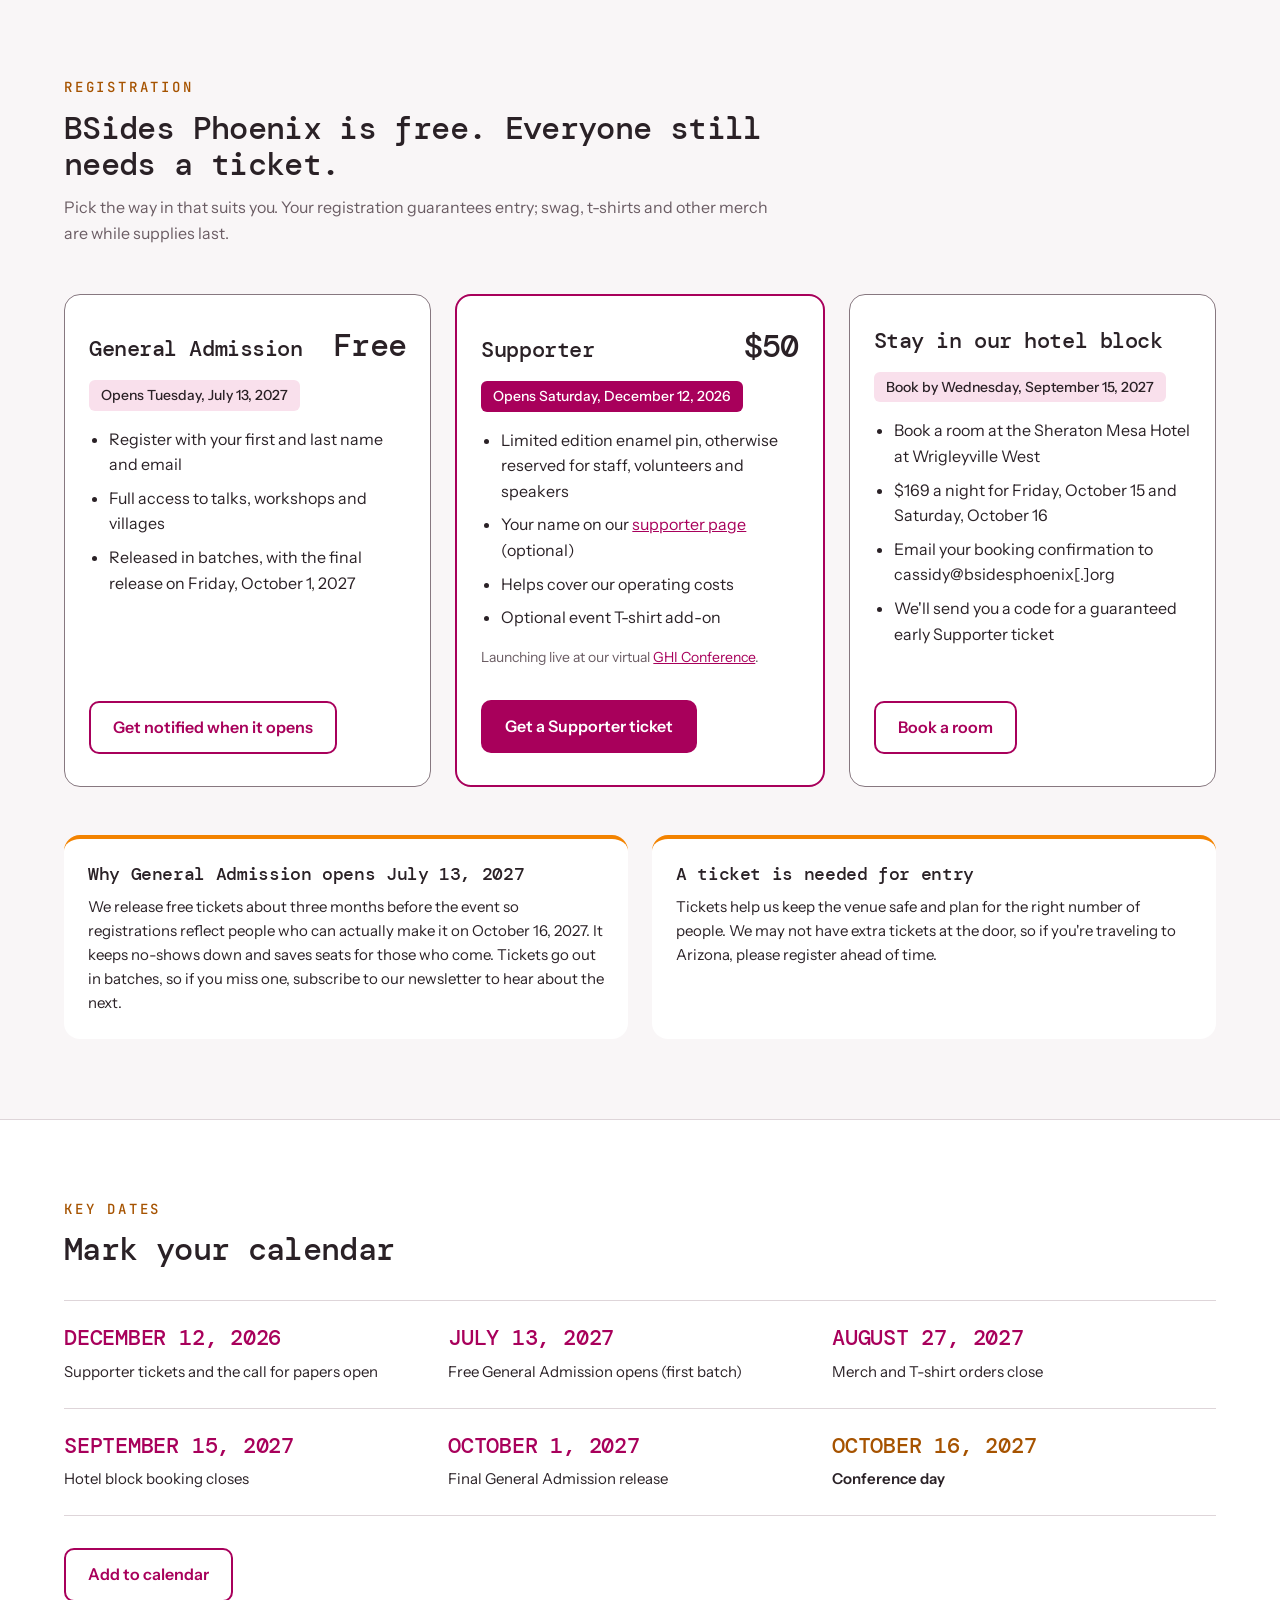
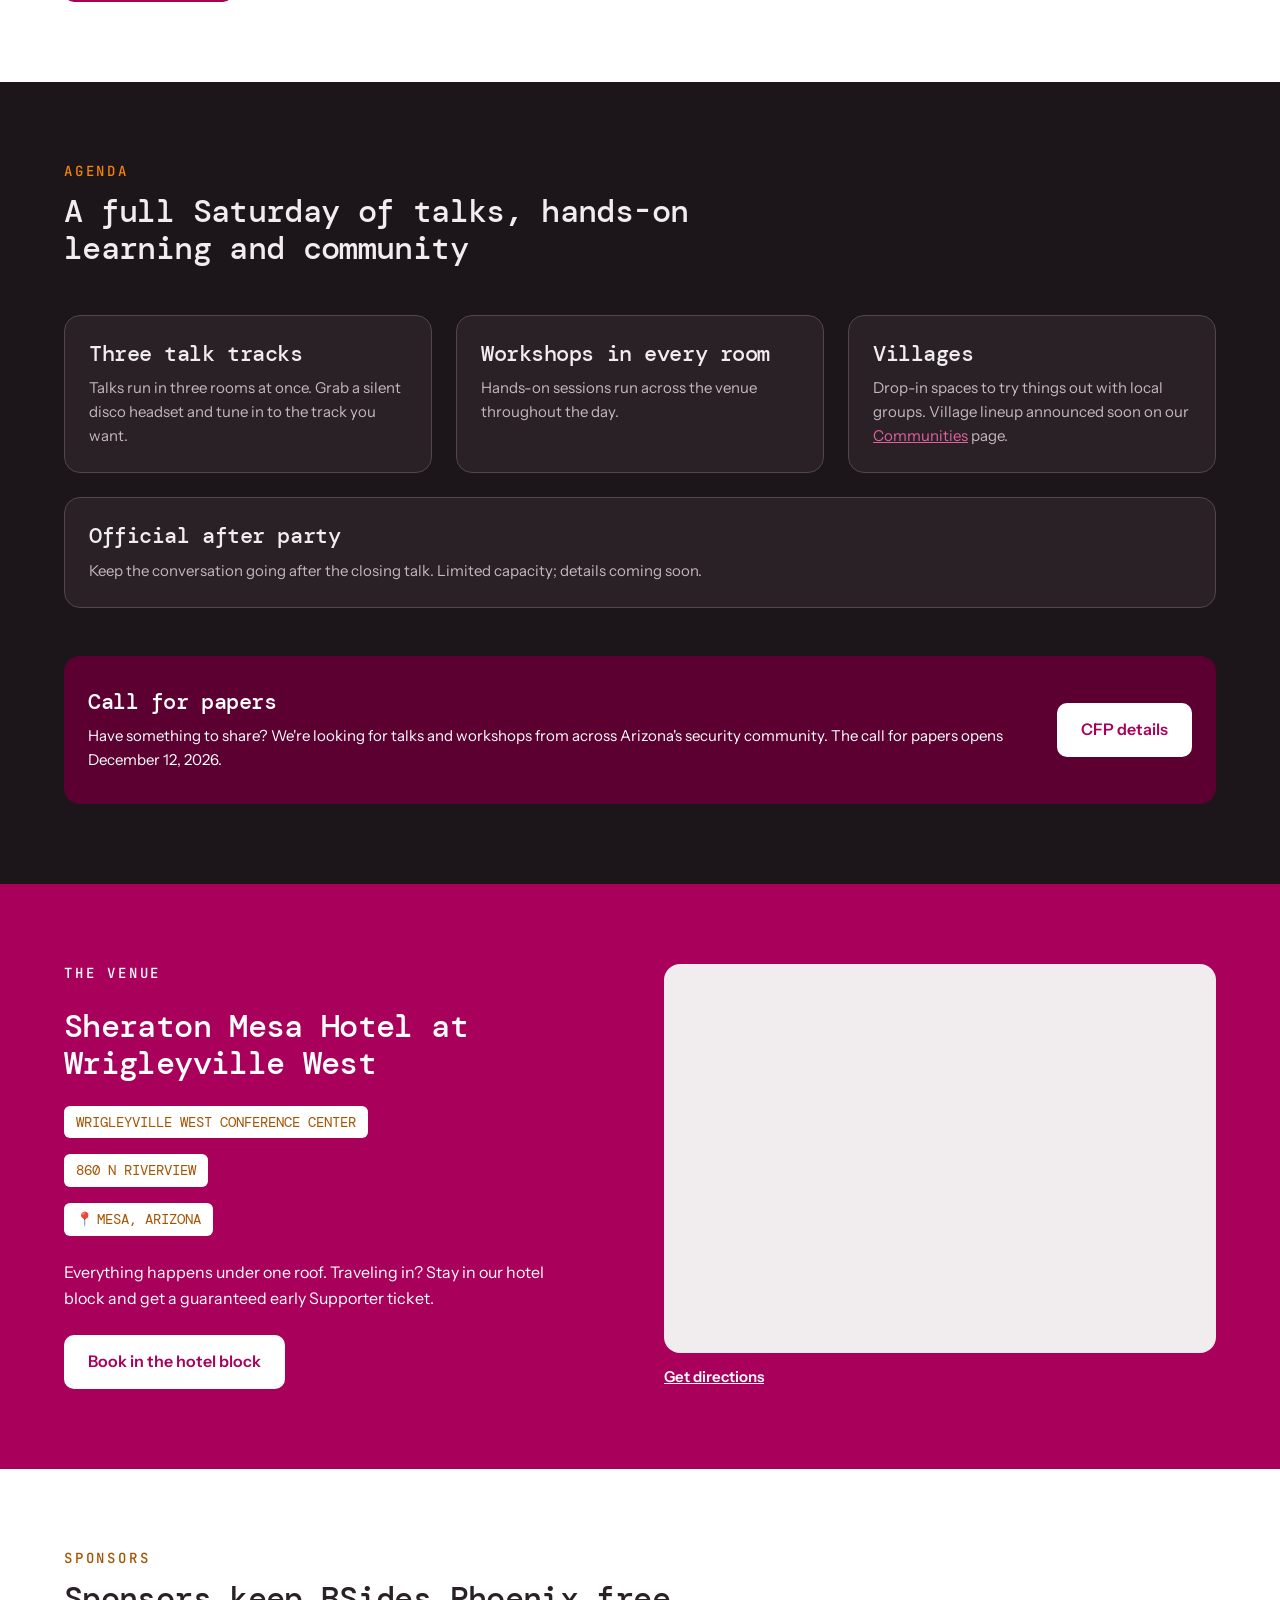
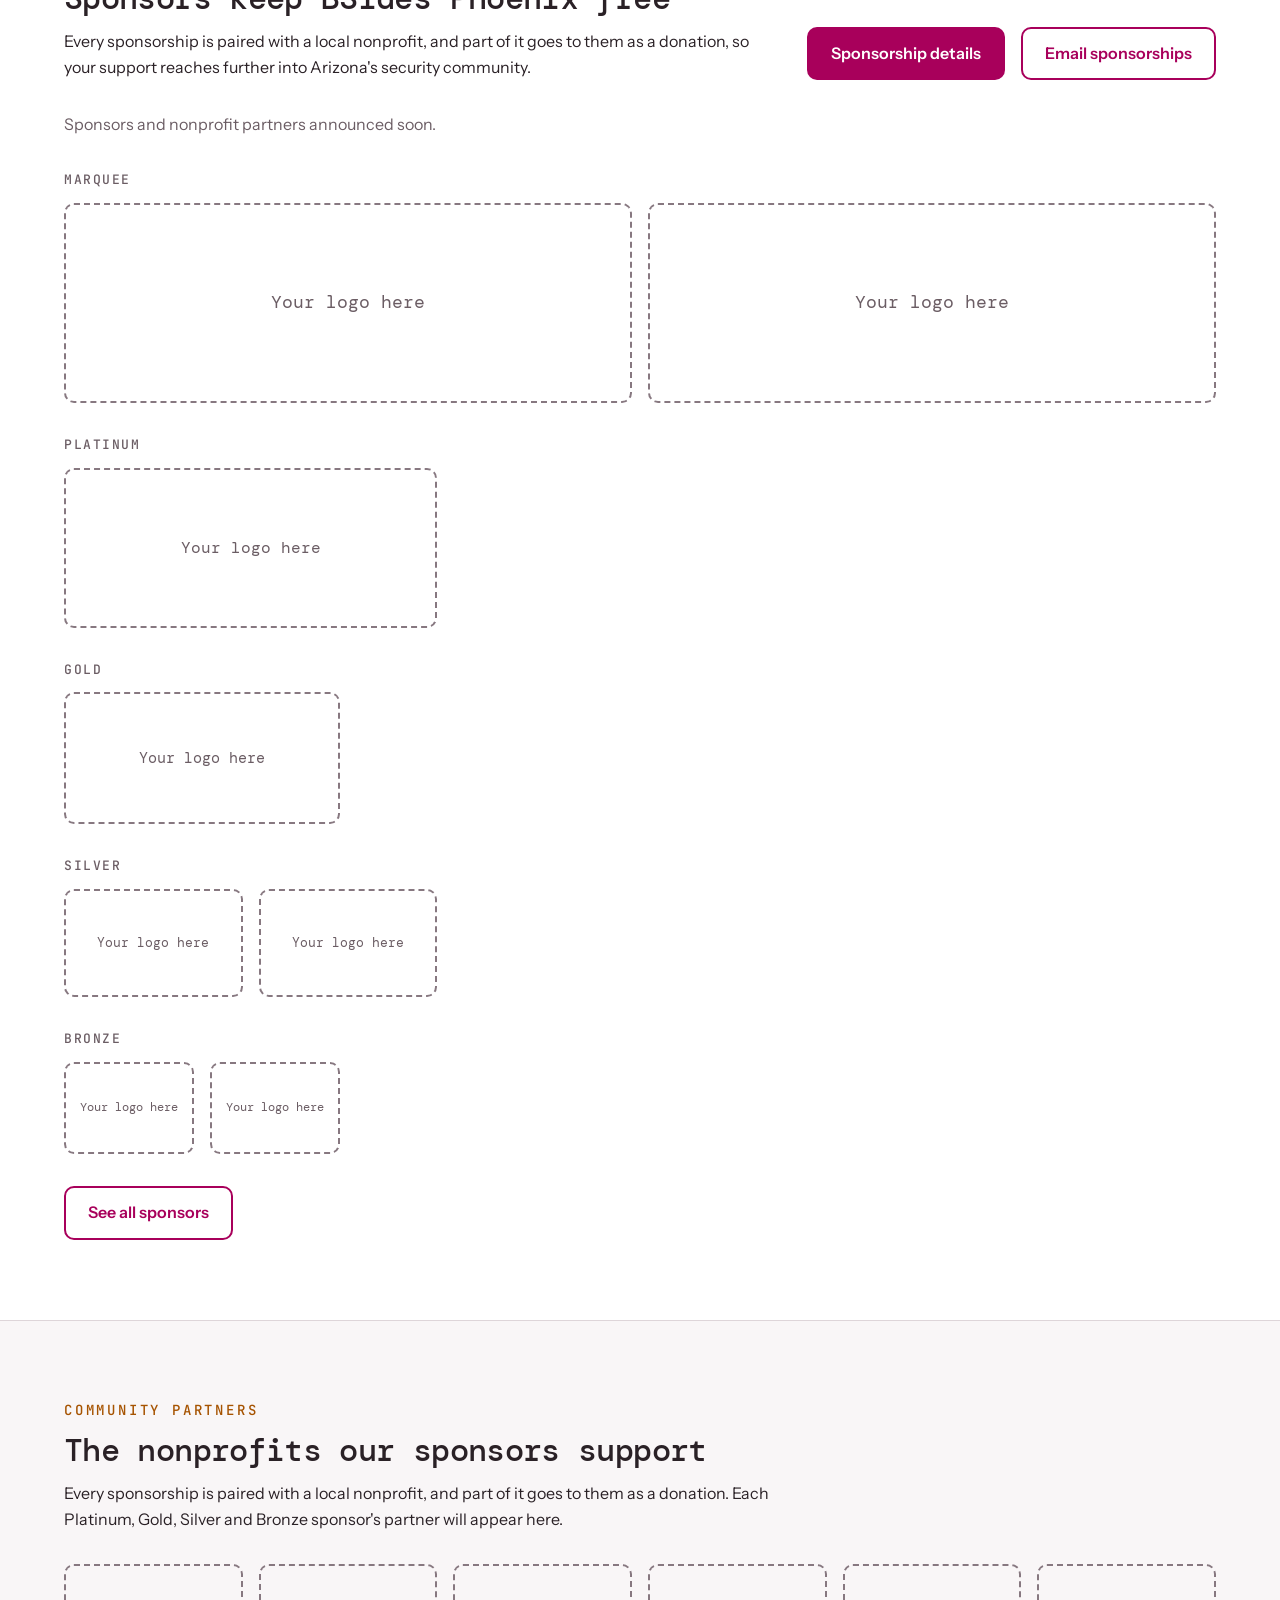
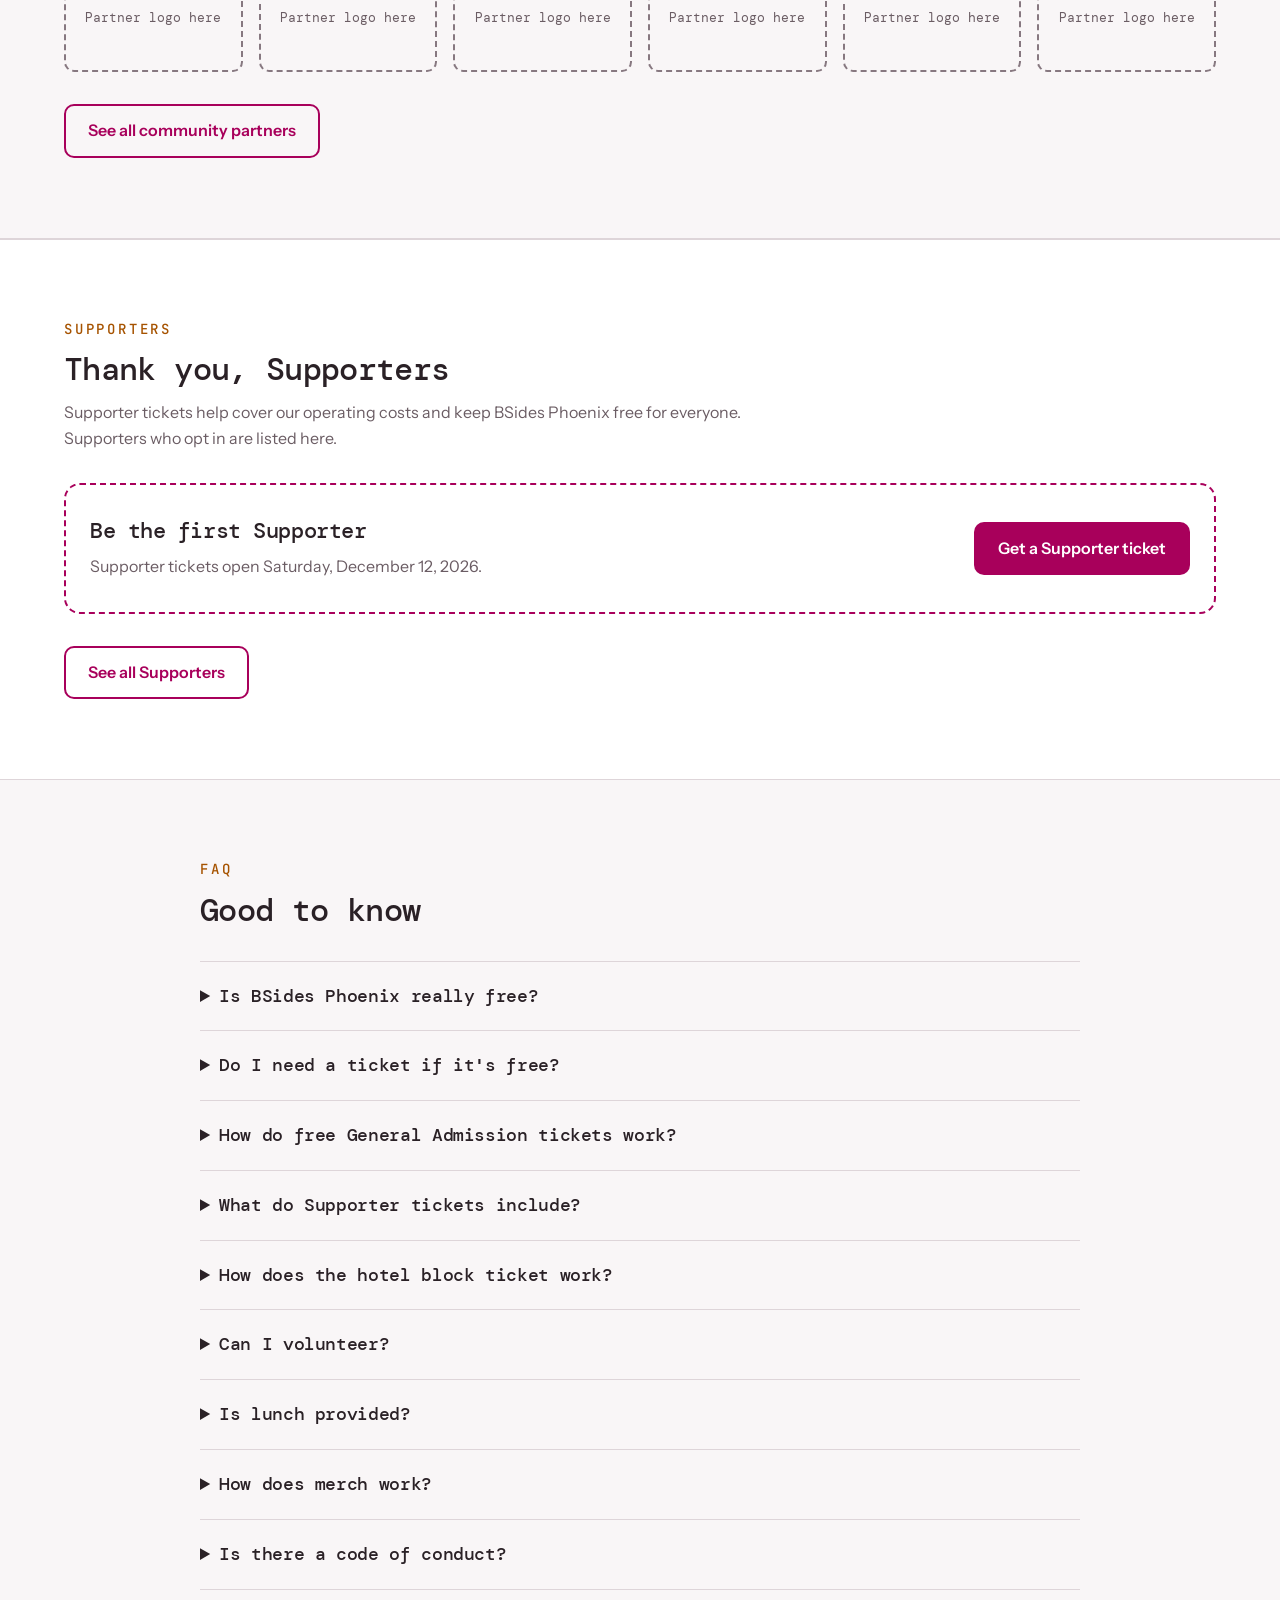
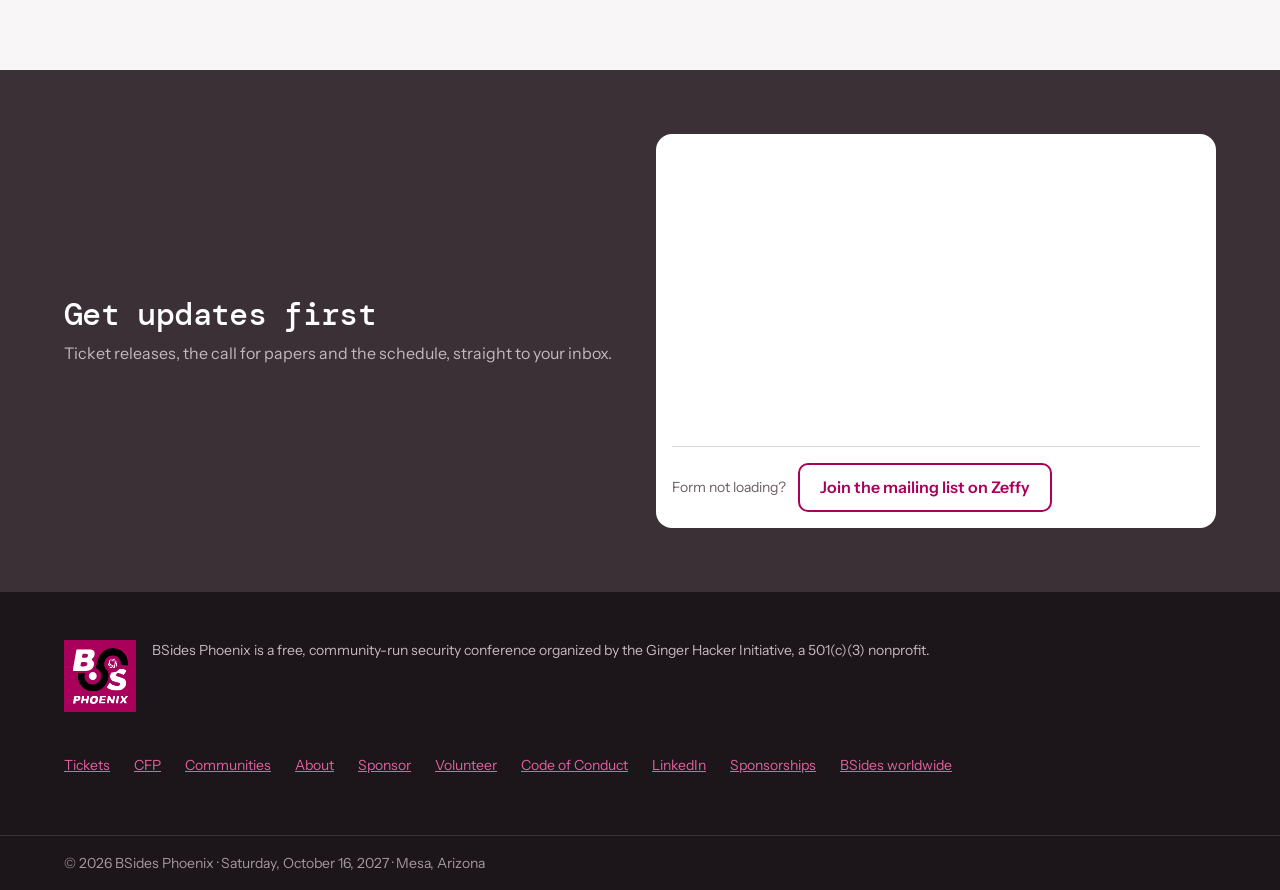
<file: preview/index.html>
<!doctype html>
<html lang="en">
<head>
<meta charset="utf-8">
<meta name="viewport" content="width=device-width, initial-scale=1">
<!-- Apply a saved light/dark choice before the page is drawn (see assets/js/theme.js) -->
<script>try{var t=localStorage.getItem("bsp-theme");if(t==="light"||t==="dark")document.documentElement.setAttribute("data-theme",t)}catch(e){}</script>
<!-- Preview of the full site: keep it out of search results until it goes official (see README) -->
<meta name="robots" content="noindex, nofollow">
<title>Full site preview · BSides Phoenix 2027</title>
<meta name="description" content="BSides Phoenix is a free, community-run security conference on Saturday, October 16, 2027 at the Wrigleyville West Conference Center in Mesa, Arizona.">
<meta property="og:title" content="BSides Phoenix 2027">
<meta property="og:description" content="A free, community-run security conference. Saturday, October 16, 2027 · Mesa, Arizona.">
<meta property="og:url" content="https://bsidesphoenix.org/">
<meta property="og:type" content="website">
<meta property="og:site_name" content="BSides Phoenix">
<meta property="og:image" content="https://bsidesphoenix.org/assets/og-image.png">
<meta property="og:image:width" content="1200">
<meta property="og:image:height" content="630">
<meta property="og:image:alt" content="BSides Phoenix logo with the date Saturday, October 16, 2027, Mesa, Arizona, over a desert skyline">
<meta name="twitter:card" content="summary_large_image">
<link rel="preconnect" href="https://fonts.googleapis.com">
<link rel="preconnect" href="https://fonts.gstatic.com" crossorigin>
<link rel="icon" href="../favicon-32.png" sizes="32x32" type="image/png">
<link rel="icon" href="../assets/logo/bsides-phoenix-icon.svg" type="image/svg+xml">
<link rel="apple-touch-icon" href="../apple-touch-icon.png">
<link href="https://fonts.googleapis.com/css2?family=Instrument+Sans:wght@400..700&amp;family=DM+Mono:wght@400;500&amp;family=JetBrains+Mono:wght@500&amp;display=swap" rel="stylesheet">
<link rel="stylesheet" href="../assets/css/site.css">
<script src="../assets/js/theme.js" defer></script>
<script src="../assets/js/nav.js" defer></script>
</head>
<body>
<div class="page">
<a href="#top" class="skip-link">Skip to main content</a>

<!-- Header -->
<!-- Header: the same menu is copied into preview/, cfp/, communities/, about/, events/, sponsor/, volunteer/, sponsors/, partners/, supporters/ and villages/. Change all of them together. -->
<header class="site-header site-header--nav">
<div class="site-header__inner">
<a href="./" class="brand">
<img src="../assets/logo/bsides-phoenix-horizontal-color.svg" alt="BSides Phoenix home" width="145" height="50" class="brand__logo brand__logo--light"><img src="../assets/logo/bsides-phoenix-horizontal-white.svg" alt="BSides Phoenix home" width="145" height="50" class="brand__logo brand__logo--dark">
<span class="brand__date">October 16, 2027 · Mesa</span>
</a>
<div class="header-actions">
<button type="button" class="theme-toggle" aria-label="Switch between light and dark mode" hidden>
<svg class="theme-toggle__sun" viewBox="0 0 24 24" fill="none" stroke="currentColor" stroke-width="2" stroke-linecap="round" aria-hidden="true"><circle cx="12" cy="12" r="4"/><path d="M12 2v2M12 20v2M4.9 4.9l1.4 1.4M17.7 17.7l1.4 1.4M2 12h2M20 12h2M4.9 19.1l1.4-1.4M17.7 6.3l1.4-1.4"/></svg>
<svg class="theme-toggle__moon" viewBox="0 0 24 24" fill="none" stroke="currentColor" stroke-width="2" stroke-linecap="round" stroke-linejoin="round" aria-hidden="true"><path d="M20 14.5A8 8 0 0 1 9.5 4a8 8 0 1 0 10.5 10.5z"/></svg>
</button>
<a href="https://www.zeffy.com/en-US/ticketing/bsides-phoenix" class="btn btn-primary btn--compact">Get tickets</a>
<button type="button" class="menu-toggle" aria-expanded="false" aria-controls="site-nav" hidden>Menu</button>
</div>
<nav id="site-nav" class="site-nav" aria-label="Main">
<ul class="site-nav__list">
<li><a href="./" class="nav-link" aria-current="page">Home</a></li>
<li><a href="#registration" class="nav-link">Registration</a></li>
<li><a href="#venue" class="nav-link">Venue</a></li>
<li><a href="#agenda" class="nav-link">Agenda</a></li>
<li><a href="../cfp/" class="nav-link">CFP</a></li>
<li><a href="../communities/" class="nav-link">Communities</a></li>
<li><a href="../sponsor/" class="nav-link">Sponsor</a></li>
<li><details class="site-nav__dd"><summary class="nav-link">About</summary>
<ul class="site-nav__menu">
<li><a href="../about/">About BSides Phoenix</a></li>
<li><a href="../code-of-conduct/">Code of Conduct</a></li>
<li><a href="../supporters/">Supporters</a></li>
</ul></details></li>
<li><details class="site-nav__dd"><summary class="nav-link">Events</summary>
<ul class="site-nav__menu">
<li><a href="../events/">Past events</a></li>
</ul></details></li>
</ul>
</nav>
</div>
</header>

<main>

<!-- Hero -->
<section id="top" class="hero on-photo">
<svg aria-hidden="true" viewBox="0 0 1440 240" preserveAspectRatio="xMidYMax slice" class="hero__skyline">
<polygon points="0,240 0,130 150,70 290,120 470,40 650,110 820,55 1000,115 1180,75 1440,130 1440,240" fill="#7f0045" fill-opacity="0.45"></polygon>
<g fill="#5c0032" fill-opacity="0.75">
<rect x="300" y="150" width="46" height="90"></rect>
<rect x="352" y="118" width="38" height="122"></rect>
<rect x="396" y="88" width="52" height="152"></rect>
<rect x="454" y="132" width="34" height="108"></rect>
<rect x="494" y="70" width="44" height="170"></rect>
<rect x="544" y="104" width="58" height="136"></rect>
<rect x="608" y="140" width="40" height="100"></rect>
<rect x="654" y="122" width="30" height="118"></rect>
<rect x="690" y="160" width="60" height="80"></rect>
<rect x="0" y="214" width="1440" height="26"></rect>
</g>
<g fill="#5c0032">
<rect x="1196" y="78" width="30" height="162" rx="15"></rect>
<rect x="1162" y="120" width="22" height="64" rx="11"></rect>
<rect x="1162" y="170" width="44" height="18"></rect>
<rect x="1238" y="104" width="22" height="58" rx="11"></rect>
<rect x="1216" y="148" width="44" height="18"></rect>
</g>
</svg>
<div class="hero__inner">
<img src="../assets/logo/bsides-phoenix-horizontal-white.svg" alt="BSides Phoenix" width="360" height="125" class="hero__logo">
<div class="hero__text">
<p class="eyebrow eyebrow--plain">Official Security BSides Chapter Event</p>
<h1 class="hero__title">Arizona's security community, together for a day.</h1>
<p class="hero__date date-type">Saturday, October 16, 2027 · Free to attend <span class="hero__tagline">...it's about time!</span></p>
</div>
<div class="chips">
<span class="chip">Wrigleyville West Conference Center</span>
<span class="chip"><span aria-hidden="true">📍</span>Mesa, Arizona</span>
</div>
<div class="row gap-16">
<a href="#registration" class="btn btn-light btn--wide">See ticket options</a>
<a href="#newsletter" class="btn btn-outline-light">Subscribe for updates</a>
</div>
</div>
</section>

<!-- About -->
<section>
<div class="wrap row gap-48 items-start">
<div class="about__intro min-0">
<p class="eyebrow">About</p>
<h2 class="h2">Free, welcoming and built by Arizona's security community</h2>
</div>
<div class="about__body min-0 stack gap-16">
<p class="m-0">BSides Phoenix is an inclusive, community-run event that showcases Arizona's cybersecurity talent and the diverse people behind it. Come for the talks, stay for the workshops and villages, and leave knowing more of your neighbors in the field.</p>
<p class="m-0 muted">Every registration helps grow Arizona's nonprofit cybersecurity community and keeps BSides Phoenix free and welcoming for everyone.</p>
<div class="stack gap-8" style="padding-top:16px">
<h3 class="h3">Part of Security BSides</h3>
<p class="m-0">BSides Phoenix is an official Security BSides event, part of a worldwide network of community-run security conferences that began in Las Vegas in 2009.</p>
<div class="row gap-16" style="padding-top:8px"><a href="../about/#security-bsides" class="btn btn-outline">More about Security BSides</a></div>
</div>
</div>
</div>
</section>

<!-- Tickets -->
<section id="registration" class="band">
<div class="wrap stack gap-48">
<div class="stack gap-12 measure">
<p class="eyebrow">Registration</p>
<h2 class="h2">BSides Phoenix is free. Everyone still needs a ticket.</h2>
<p class="m-0 muted">Pick the way in that suits you. Your registration guarantees entry; swag, t-shirts and other merch are while supplies last.</p>
</div>
<div class="row gap-24">

<article class="ticket">
<div class="ticket__head">
<h3 class="h3">General Admission</h3>
<span class="ticket__price">Free</span>
</div>
<span class="badge">Opens Tuesday, July 13, 2027</span>
<ul class="ticket__list">
<li>Register with your first and last name and email</li>
<li>Full access to talks, workshops and villages</li>
<li>Released in batches, with the final release on Friday, October 1, 2027</li>
</ul>
<div class="grow"></div>
<a href="#newsletter" class="btn btn-outline self-start">Get notified when it opens</a>
</article>

<article class="ticket ticket--featured">
<div class="ticket__head">
<h3 class="h3">Supporter</h3>
<span class="ticket__price">$50</span>
</div>
<span class="badge badge--strong">Opens Saturday, December 12, 2026</span>
<ul class="ticket__list">
<li>Limited edition enamel pin, otherwise reserved for staff, volunteers and speakers</li>
<li>Your name on our <a href="../supporters/">supporter page</a> (optional)</li>
<li>Helps cover our operating costs</li>
<li>Optional event T-shirt add-on</li>
</ul>
<p class="ticket__fine">Launching live at our virtual <a href="https://www.youtube.com/live/ds0Mz9aXHaI?si=sALEgLWDDtvTOj9t">GHI Conference</a>.</p>
<div class="grow"></div>
<a href="https://www.zeffy.com/en-US/ticketing/bsides-phoenix" class="btn btn-primary self-start">Get a Supporter ticket</a>
</article>

<article class="ticket">
<div class="ticket__head">
<h3 class="h3">Stay in our hotel block</h3>
</div>
<span class="badge">Book by Wednesday, September 15, 2027</span>
<ul class="ticket__list">
<li>Book a room at the Sheraton Mesa Hotel at Wrigleyville West</li>
<li>$169 a night for Friday, October 15 and Saturday, October 16</li>
<li>Email your booking confirmation to cassidy@bsidesphoenix[.]org</li>
<li>We'll send you a code for a guaranteed early Supporter ticket</li>
</ul>
<div class="grow"></div>
<a href="https://app.marriott.com/resview2?id=1788377583648&amp;key=GRP&amp;app=resvlink" class="btn btn-outline self-start">Book a room</a>
</article>
</div>

<div class="row gap-24">
<div class="note">
<h3 class="note__title">Why General Admission opens July 13, 2027</h3>
<p class="note__text">We release free tickets about three months before the event so registrations reflect people who can actually make it on October 16, 2027. It keeps no-shows down and saves seats for those who come. Tickets go out in batches, so if you miss one, subscribe to our newsletter to hear about the next.</p>
</div>
<div class="note">
<h3 class="note__title">A ticket is needed for entry</h3>
<p class="note__text">Tickets help us keep the venue safe and plan for the right number of people. We may not have extra tickets at the door, so if you're traveling to Arizona, please register ahead of time.</p>
</div>
</div>
</div>
</section>

<!-- Key dates -->
<section>
<div class="wrap stack gap-32">
<div class="stack gap-12">
<p class="eyebrow">Key dates</p>
<h2 class="h2">Mark your calendar</h2>
</div>
<ol class="dates">
<li class="dates__item">
<span class="date-type dates__when">December 12, 2026</span>
<span class="dates__what">Supporter tickets and the call for papers open</span>
</li>
<li class="dates__item">
<span class="date-type dates__when">July 13, 2027</span>
<span class="dates__what">Free General Admission opens (first batch)</span>
</li>
<li class="dates__item">
<span class="date-type dates__when">August 27, 2027</span>
<span class="dates__what">Merch and T-shirt orders close</span>
</li>
<li class="dates__item">
<span class="date-type dates__when">September 15, 2027</span>
<span class="dates__what">Hotel block booking closes</span>
</li>
<li class="dates__item">
<span class="date-type dates__when">October 1, 2027</span>
<span class="dates__what">Final General Admission release</span>
</li>
<li class="dates__item">
<span class="date-type dates__when dates__when--event">October 16, 2027</span>
<span class="dates__what dates__what--event">Conference day</span>
</li>
</ol>
<a href="../assets/bsides-phoenix-2027.ics" class="btn btn-outline self-start" download="bsides-phoenix-2027.ics">Add to calendar</a>
</div>
</section>

<!-- Program -->
<section id="agenda" class="dark on-dark">
<div class="wrap stack gap-48">
<div class="stack gap-12 measure">
<p class="eyebrow eyebrow--bright">Agenda</p>
<h2 class="h2">A full Saturday of talks, hands-on learning and community</h2>
</div>
<div class="row gap-24">
<div class="panel">
<h3 class="h3">Three talk tracks</h3>
<p class="panel__text">Talks run in three rooms at once. Grab a silent disco headset and tune in to the track you want.</p>
</div>
<div class="panel">
<h3 class="h3">Workshops in every room</h3>
<p class="panel__text">Hands-on sessions run across the venue throughout the day.</p>
</div>
<div class="panel">
<h3 class="h3">Villages</h3>
<p class="panel__text">Drop-in spaces to try things out with local groups. Village lineup announced soon on our <a href="../communities/" class="panel__link">Communities</a> page.</p>
</div>
<div class="panel">
<h3 class="h3">Official after party</h3>
<p class="panel__text">Keep the conversation going after the closing talk. Limited capacity; details coming soon.</p>
</div>
</div>
<div class="cfp">
<div class="cfp__text">
<h3 class="h3">Call for papers</h3>
<p class="cfp__body">Have something to share? We're looking for talks and workshops from across Arizona's security community. The call for papers opens December 12, 2026.</p>
</div>
<a href="../cfp/" class="btn btn-light">CFP details</a>
</div>
</div>
</section>

<!-- Venue -->
<section id="venue" class="venue on-photo">
<div class="wrap row gap-48 venue__inner">
<div class="venue__info">
<p class="eyebrow eyebrow--plain">The venue</p>
<h2 class="h2">Sheraton Mesa Hotel at Wrigleyville West</h2>
<div class="chips">
<span class="chip">Wrigleyville West Conference Center</span>
<span class="chip">860 N Riverview</span>
<span class="chip"><span aria-hidden="true">📍</span>Mesa, Arizona</span>
</div>
<p class="venue__blurb">Everything happens under one roof. Traveling in? Stay in our hotel block and get a guaranteed early Supporter ticket.</p>
<a href="https://app.marriott.com/resview2?id=1788377583648&amp;key=GRP&amp;app=resvlink" class="btn btn-light">Book in the hotel block</a>
</div>
<div class="venue__map">
<iframe class="venue__map-frame" title="Map of the Sheraton Mesa Hotel at Wrigleyville West, 860 N Riverview, Mesa, Arizona" src="https://www.openstreetmap.org/export/embed.html?bbox=-111.8880%2C33.4250%2C-111.8680%2C33.4370&amp;layer=mapnik&amp;marker=33.4310%2C-111.8780" loading="lazy"></iframe>
<a class="venue__directions" href="https://www.google.com/maps/dir/?api=1&amp;destination=Sheraton+Mesa+Hotel+at+Wrigleyville+West%2C+860+N+Riverview%2C+Mesa%2C+AZ+85201" target="_blank" rel="noopener">Get directions<span class="sr-only"> (opens in a new tab)</span></a>
</div>
</div>
</section>

<!-- Sponsors -->
<section id="sponsors">
<div class="wrap stack gap-32">
<div class="sponsors__top">
<div class="sponsors__intro">
<p class="eyebrow">Sponsors</p>
<h2 class="h2">Sponsors keep BSides Phoenix free</h2>
<p class="m-0">Every sponsorship is paired with a local nonprofit, and part of it goes to them as a donation, so your support reaches further into Arizona's security community.</p>
</div>
<div class="row gap-16">
<a href="../sponsor/" class="btn btn-primary">Sponsorship details</a>
<a href="mailto:sponsorships@bsidesphoenix.org" class="btn btn-outline">Email sponsorships</a>
</div>
</div>
<!-- KEEP IN SYNC: this is a shortened version of sponsors/ (Marquee 2, Platinum 1, Gold 1, Silver 2, Bronze 2 here;
     the full page has every slot). When a sponsor is added, update both. Swap a box's text for an <img> of the logo. -->
<div class="sponsor-tiers">
<p class="m-0 muted">Sponsors and nonprofit partners announced soon.</p>
<div class="sponsor-tier">
<h3 class="sponsor-tier__name">Marquee</h3>
<ul class="sponsor-tier__grid sponsor-tier__grid--marquee" role="list">
<li class="sponsor-slot sponsor-slot--marquee">Your logo here</li>
<li class="sponsor-slot sponsor-slot--marquee">Your logo here</li>
</ul>
</div>
<div class="sponsor-tier">
<h3 class="sponsor-tier__name">Platinum</h3>
<ul class="sponsor-tier__grid sponsor-tier__grid--platinum" role="list">
<li class="sponsor-slot sponsor-slot--platinum">Your logo here</li>
</ul>
</div>
<div class="sponsor-tier">
<h3 class="sponsor-tier__name">Gold</h3>
<ul class="sponsor-tier__grid sponsor-tier__grid--gold" role="list">
<li class="sponsor-slot sponsor-slot--gold">Your logo here</li>
</ul>
</div>
<div class="sponsor-tier">
<h3 class="sponsor-tier__name">Silver</h3>
<ul class="sponsor-tier__grid sponsor-tier__grid--silver" role="list">
<li class="sponsor-slot sponsor-slot--silver">Your logo here</li>
<li class="sponsor-slot sponsor-slot--silver">Your logo here</li>
</ul>
</div>
<div class="sponsor-tier">
<h3 class="sponsor-tier__name">Bronze</h3>
<ul class="sponsor-tier__grid sponsor-tier__grid--bronze" role="list">
<li class="sponsor-slot sponsor-slot--bronze">Your logo here</li>
<li class="sponsor-slot sponsor-slot--bronze">Your logo here</li>
</ul>
</div>
</div>
<div class="row gap-16"><a href="../sponsors/" class="btn btn-outline">See all sponsors</a></div>
</div>
</section>

<!-- KEEP IN SYNC: this is a shortened version of partners/ (6 here, 12 on the full page).
     When a partner is added, update both. Swap a box's text for an <img> of the logo. -->
<section id="partners" class="band">
<div class="wrap stack gap-32">
<div class="stack gap-12 measure">
<p class="eyebrow">Community partners</p>
<h2 class="h2">The nonprofits our sponsors support</h2>
<p class="m-0">Every sponsorship is paired with a local nonprofit, and part of it goes to them as a donation. Each Platinum, Gold, Silver and Bronze sponsor's partner will appear here.</p>
</div>
<ul class="sponsor-tier__grid sponsor-tier__grid--partners" role="list">
<li class="sponsor-slot sponsor-slot--partner">Partner logo here</li>
<li class="sponsor-slot sponsor-slot--partner">Partner logo here</li>
<li class="sponsor-slot sponsor-slot--partner">Partner logo here</li>
<li class="sponsor-slot sponsor-slot--partner">Partner logo here</li>
<li class="sponsor-slot sponsor-slot--partner">Partner logo here</li>
<li class="sponsor-slot sponsor-slot--partner">Partner logo here</li>
</ul>
<div class="row gap-16"><a href="../partners/" class="btn btn-outline">See all community partners</a></div>
</div>
</section>

<!-- Supporters -->
<section id="supporters" class="rule-top">
<div class="wrap stack gap-32">
<div class="stack gap-12 measure">
<p class="eyebrow">Supporters</p>
<h2 class="h2">Thank you, Supporters</h2>
<p class="m-0 muted">Supporter tickets help cover our operating costs and keep BSides Phoenix free for everyone. Supporters who opt in are listed here.</p>
</div>
<!-- KEEP IN SYNC: the home page Supporters section (preview/) and supporters/ list the same Supporters. When a Supporter is added, update both. -->
<!-- Add Supporter names as <li> items inside .supporters__list and delete the .supporters__empty block -->
<div class="supporters__empty">
<div class="stack gap-8">
<h3 class="h3">Be the first Supporter</h3>
<p class="m-0 muted">Supporter tickets open Saturday, December 12, 2026.</p>
</div>
<a href="https://www.zeffy.com/en-US/ticketing/bsides-phoenix" class="btn btn-primary">Get a Supporter ticket</a>
</div>
<div class="row gap-16"><a href="../supporters/" class="btn btn-outline">See all Supporters</a></div>
</div>
</section>

<!-- FAQ -->
<section id="faq" class="band--top">
<div class="wrap wrap--narrow stack gap-32">
<div class="stack gap-12">
<p class="eyebrow">FAQ</p>
<h2 class="h2">Good to know</h2>
</div>
<div class="faq">
<details class="faq__item">
<summary class="faq__q">Is BSides Phoenix really free?</summary>
<p class="faq__a">Yes. General Admission is free. Supporter tickets ($50) are optional and help cover our operating costs.</p>
</details>
<details class="faq__item">
<summary class="faq__q">Do I need a ticket if it's free?</summary>
<p class="faq__a">Yes, everyone needs a ticket. We may not have extra tickets available at the door, so please register ahead of time.</p>
</details>
<details class="faq__item">
<summary class="faq__q">How do free General Admission tickets work?</summary>
<p class="faq__a">Free tickets are released in batches: the first on Tuesday, July 13, 2027, and the final release on Friday, October 1, 2027. If you miss one, subscribe to our newsletter to hear about the next.</p>
</details>
<details class="faq__item">
<summary class="faq__q">What do Supporter tickets include?</summary>
<p class="faq__a">The same access as General Admission, plus a limited edition enamel pin, your name on our supporter page if you'd like, and the option to add an event T-shirt. Supporter tickets ($50) open Saturday, December 12, 2026.</p>
</details>
<details class="faq__item">
<summary class="faq__q">How does the hotel block ticket work?</summary>
<p class="faq__a">Book a room in our hotel block at the Sheraton Mesa Hotel at Wrigleyville West ($169 a night for Friday, October 15 and Saturday, October 16) by Wednesday, September 15, 2027. Email your booking confirmation to cassidy@bsidesphoenix[.]org and we'll send you a code for a guaranteed early Supporter ticket.</p>
</details>
<details class="faq__item">
<summary class="faq__q">Can I volunteer?</summary>
<p class="faq__a">Yes. Volunteer sign-ups open July 1, 2027. See our <a href="../volunteer/">volunteer page</a>.</p>
</details>
<details class="faq__item">
<summary class="faq__q">Is lunch provided?</summary>
<p class="faq__a">Lunch isn't provided. Plan to step out or grab food nearby during the break.</p>
</details>
<details class="faq__item">
<summary class="faq__q">How does merch work?</summary>
<p class="faq__a">Merch is ordered online and picked up at the conference; we don't ship. Orders close Friday, August 27, 2027, and extras for day-of buyers aren't guaranteed.</p>
</details>
<details class="faq__item">
<summary class="faq__q">Is there a code of conduct?</summary>
<p class="faq__a">Yes. Everyone at BSides Phoenix agrees to our <a href="../code-of-conduct/">Code of Conduct</a>.</p>
</details>
</div>
</div>
</section>

<!-- Newsletter -->
<section id="newsletter" class="newsletter on-dark">
<div class="wrap row gap-32 newsletter__inner">
<div class="half stack gap-8">
<h2 class="h2">Get updates first</h2>
<p class="newsletter__lead">Ticket releases, the call for papers and the schedule, straight to your inbox.</p>
</div>
<div class="half newsletter__box">
<!-- Zeffy's embed snippet below is kept as Zeffy supplies it, including its inline styles -->
<div data-zeffy-embed data-form-url="/en-US/embed/newsletter-form/join-our-mailing-list-75"></div>
<div data-zeffy-embed-fallback style="display:none;">
<div style="position:relative;overflow:hidden;height:280px;width:100%;"><iframe title='Signup form powered by Zeffy' style='position: absolute; border: 0; top:0;left:0;bottom:0;right:0;width:100%;height:100%' data-zeffy-embed-src='https://www.zeffy.com/en-US/embed/newsletter-form/join-our-mailing-list-75' allowTransparency="true"></iframe></div>
</div>
<script
src="https://www.zeffy.com/embed/v2/zeffy-embed.js"
onerror="document.querySelectorAll('[data-zeffy-embed-fallback]').forEach(function(el){el.style.display='block';el.querySelectorAll('iframe[data-zeffy-embed-src]').forEach(function(f){f.src=f.getAttribute('data-zeffy-embed-src');});});">
</script>
<div class="newsletter__backup">
<span class="newsletter__backup-label">Form not loading?</span>
<a href="https://www.zeffy.com/en-US/embed/newsletter-form/join-our-mailing-list-75" target="_blank" rel="noopener" class="btn btn-outline btn--small">Join the mailing list on Zeffy<span class="sr-only"> (opens in a new tab)</span></a>
</div>
</div>
</div>
</section>

</main>

<!-- Footer -->
<footer class="site-footer on-dark">
<div class="wrap row gap-32 site-footer__inner">
<div class="site-footer__about">
<img src="../assets/logo/bsides-phoenix-badge-magenta.svg" alt="" width="72" height="72" class="site-footer__badge">
<p class="site-footer__text">BSides Phoenix is a free, community-run security conference organized by the Ginger Hacker Initiative, a 501(c)(3) nonprofit.</p>
</div>
<nav aria-label="Footer" class="footer-nav">
<a href="https://www.zeffy.com/en-US/ticketing/bsides-phoenix" class="footer-link">Tickets</a>
<a href="../cfp/" class="footer-link">CFP</a>
<a href="../communities/" class="footer-link">Communities</a>
<a href="../about/" class="footer-link">About</a>
<a href="../sponsor/" class="footer-link">Sponsor</a>
<a href="../volunteer/" class="footer-link">Volunteer</a>
<a href="../code-of-conduct/" class="footer-link">Code of Conduct</a>
<a href="https://www.linkedin.com/company/bsidesphx" class="footer-link">LinkedIn</a>
<a href="mailto:sponsorships@bsidesphoenix.org" class="footer-link">Sponsorships</a>
<a href="https://bsides.org" class="footer-link">BSides worldwide</a>
</nav>
</div>
<div class="site-footer__legal">
<p>© 2026 BSides Phoenix · Saturday, October 16, 2027 · Mesa, Arizona</p>
</div>
</footer>

</div>
</body>
</html>
</file>
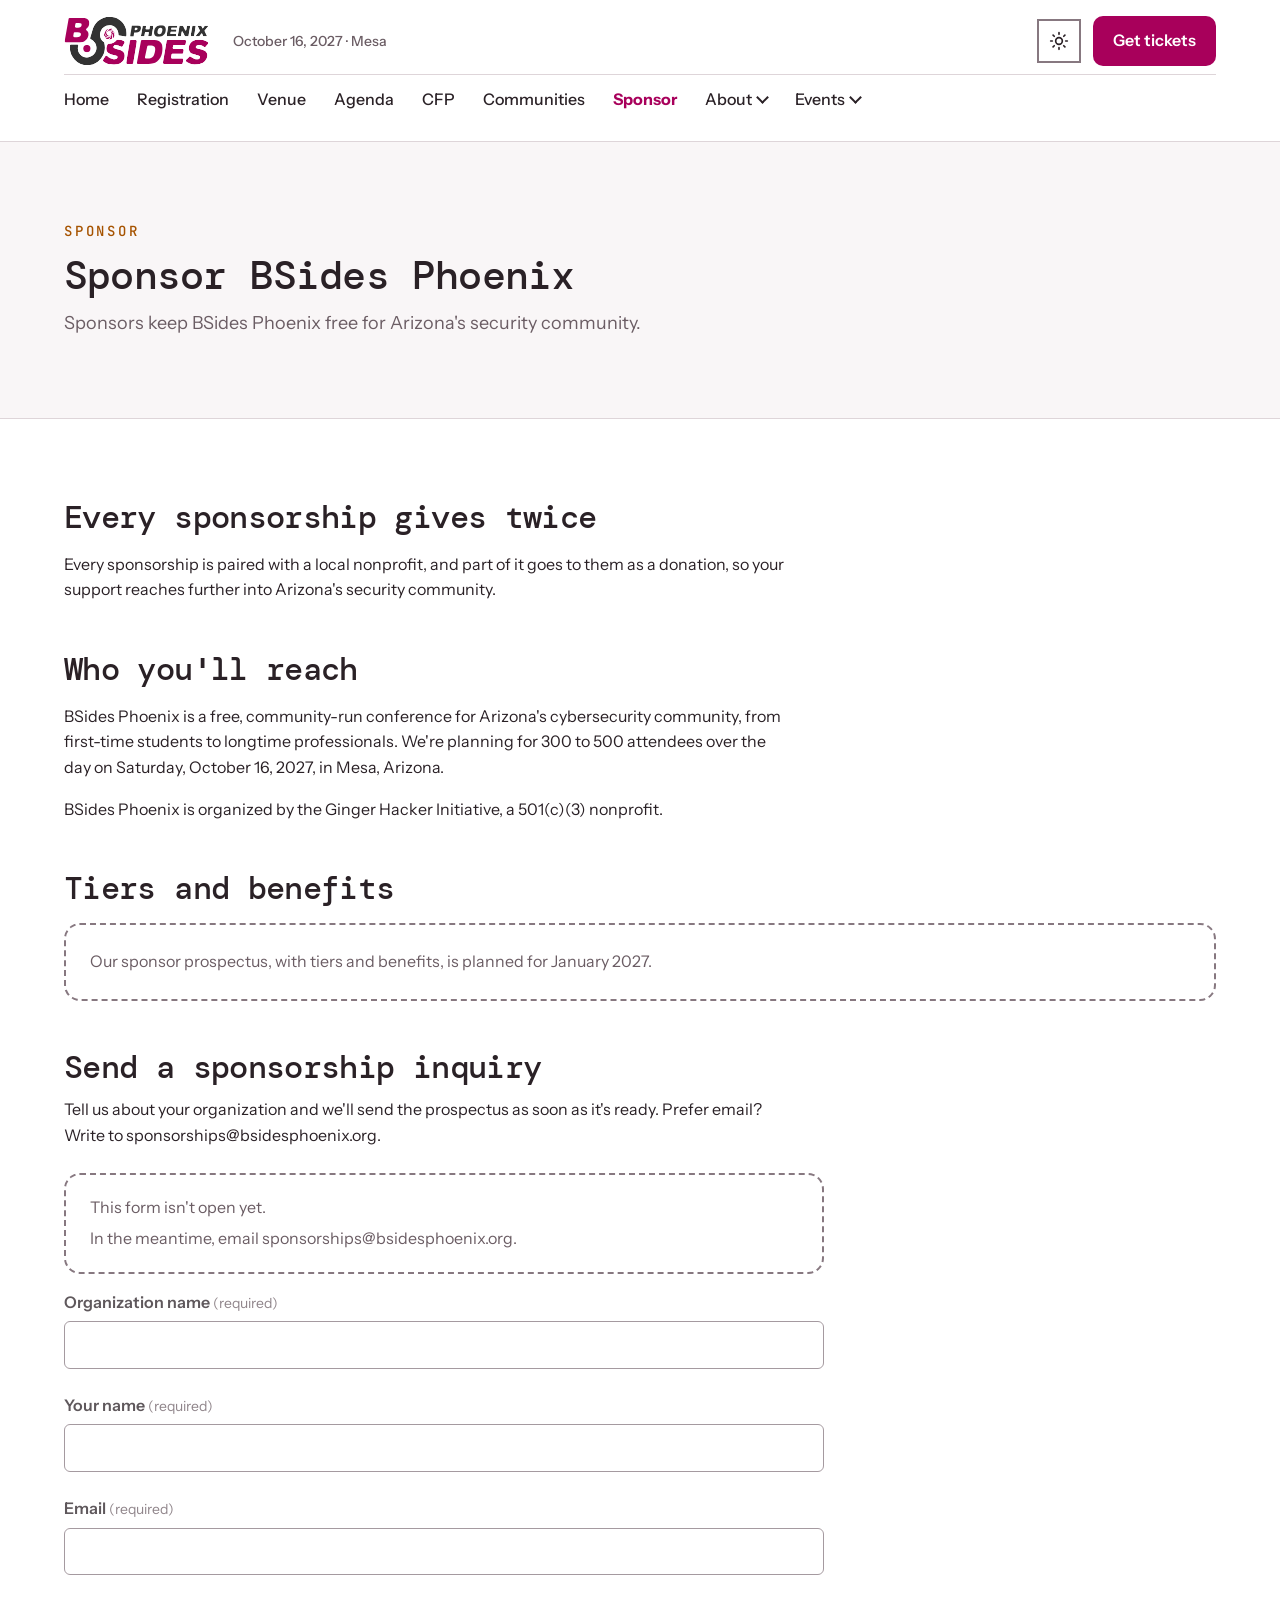
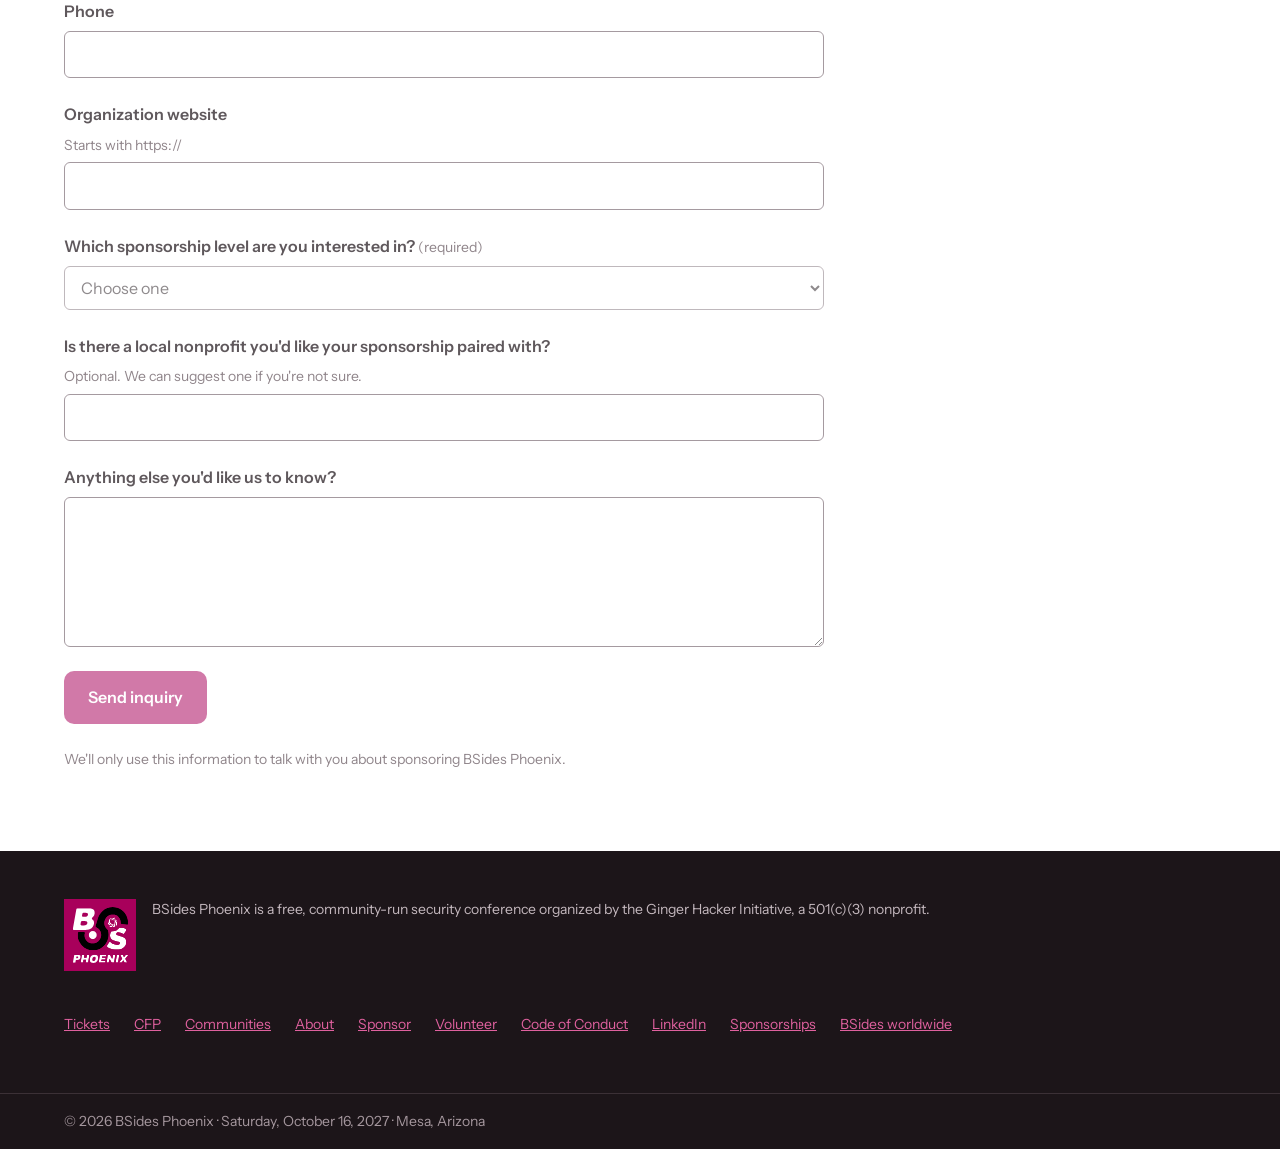
<file: sponsor/index.html>
<!doctype html>
<html lang="en">
<head>
<meta charset="utf-8">
<meta name="viewport" content="width=device-width, initial-scale=1">
<!-- Apply a saved light/dark choice before the page is drawn (see assets/js/theme.js) -->
<script>try{var t=localStorage.getItem("bsp-theme");if(t==="light"||t==="dark")document.documentElement.setAttribute("data-theme",t)}catch(e){}</script>
<!-- Part of the full site preview: keep it out of search results until it goes official (see README) -->
<meta name="robots" content="noindex, nofollow">
<title>Sponsor BSides Phoenix · BSides Phoenix 2027</title>
<meta name="description" content="Sponsor BSides Phoenix 2027 and keep Arizona's community-run security conference free. Every sponsorship is paired with a local nonprofit.">
<link rel="preconnect" href="https://fonts.googleapis.com">
<link rel="preconnect" href="https://fonts.gstatic.com" crossorigin>
<link rel="icon" href="../favicon-32.png" sizes="32x32" type="image/png">
<link rel="icon" href="../assets/logo/bsides-phoenix-icon.svg" type="image/svg+xml">
<link rel="apple-touch-icon" href="../apple-touch-icon.png">
<link href="https://fonts.googleapis.com/css2?family=Instrument+Sans:wght@400..700&amp;family=DM+Mono:wght@400;500&amp;family=JetBrains+Mono:wght@500&amp;display=swap" rel="stylesheet">
<link rel="stylesheet" href="../assets/css/site.css">
<script src="../assets/js/theme.js" defer></script>
<script src="../assets/js/nav.js" defer></script>
<script src="../assets/js/forms-config.js" defer></script>
<script src="../assets/js/forms.js" defer></script>
</head>
<body>
<div class="page">
<a href="#top" class="skip-link">Skip to main content</a>

<!-- Header: the same menu is copied into preview/, cfp/, communities/, about/, events/, sponsor/, volunteer/, sponsors/, partners/, supporters/ and villages/. Change all of them together. -->
<header class="site-header site-header--nav">
<div class="site-header__inner">
<a href="../preview/" class="brand">
<img src="../assets/logo/bsides-phoenix-horizontal-color.svg" alt="BSides Phoenix home" width="145" height="50" class="brand__logo brand__logo--light"><img src="../assets/logo/bsides-phoenix-horizontal-white.svg" alt="BSides Phoenix home" width="145" height="50" class="brand__logo brand__logo--dark">
<span class="brand__date">October 16, 2027 · Mesa</span>
</a>
<div class="header-actions">
<button type="button" class="theme-toggle" aria-label="Switch between light and dark mode" hidden>
<svg class="theme-toggle__sun" viewBox="0 0 24 24" fill="none" stroke="currentColor" stroke-width="2" stroke-linecap="round" aria-hidden="true"><circle cx="12" cy="12" r="4"/><path d="M12 2v2M12 20v2M4.9 4.9l1.4 1.4M17.7 17.7l1.4 1.4M2 12h2M20 12h2M4.9 19.1l1.4-1.4M17.7 6.3l1.4-1.4"/></svg>
<svg class="theme-toggle__moon" viewBox="0 0 24 24" fill="none" stroke="currentColor" stroke-width="2" stroke-linecap="round" stroke-linejoin="round" aria-hidden="true"><path d="M20 14.5A8 8 0 0 1 9.5 4a8 8 0 1 0 10.5 10.5z"/></svg>
</button>
<a href="https://www.zeffy.com/en-US/ticketing/bsides-phoenix" class="btn btn-primary btn--compact">Get tickets</a>
<button type="button" class="menu-toggle" aria-expanded="false" aria-controls="site-nav" hidden>Menu</button>
</div>
<nav id="site-nav" class="site-nav" aria-label="Main">
<ul class="site-nav__list">
<li><a href="../preview/" class="nav-link">Home</a></li>
<li><a href="../preview/#registration" class="nav-link">Registration</a></li>
<li><a href="../preview/#venue" class="nav-link">Venue</a></li>
<li><a href="../preview/#agenda" class="nav-link">Agenda</a></li>
<li><a href="../cfp/" class="nav-link">CFP</a></li>
<li><a href="../communities/" class="nav-link">Communities</a></li>
<li><a href="../sponsor/" class="nav-link" aria-current="page">Sponsor</a></li>
<li><details class="site-nav__dd"><summary class="nav-link">About</summary>
<ul class="site-nav__menu">
<li><a href="../about/">About BSides Phoenix</a></li>
<li><a href="../code-of-conduct/">Code of Conduct</a></li>
<li><a href="../supporters/">Supporters</a></li>
</ul></details></li>
<li><details class="site-nav__dd"><summary class="nav-link">Events</summary>
<ul class="site-nav__menu">
<li><a href="../events/">Past events</a></li>
</ul></details></li>
</ul>
</nav>
</div>
</header>

<main id="top">
<section class="page-hero">
<div class="wrap stack gap-12">
<p class="eyebrow">Sponsor</p>
<h1 class="doc__title">Sponsor BSides Phoenix</h1>
<p class="page-hero__lead">Sponsors keep BSides Phoenix free for Arizona's security community.</p>
</div>
</section>

<section>
<div class="wrap stack gap-48">
<div class="stack gap-16 measure">
<h2 class="h2">Every sponsorship gives twice</h2>
<p class="m-0">Every sponsorship is paired with a local nonprofit, and part of it goes to them as a donation, so your support reaches further into Arizona's security community.</p>
</div>

<div class="stack gap-16 measure">
<h2 class="h2">Who you'll reach</h2>
<p class="m-0">BSides Phoenix is a free, community-run conference for Arizona's cybersecurity community, from first-time students to longtime professionals. We're planning for 300 to 500 attendees over the day on Saturday, October 16, 2027, in Mesa, Arizona.</p>
<p class="m-0">BSides Phoenix is organized by the Ginger Hacker Initiative, a 501(c)(3) nonprofit.</p>
</div>

<div class="stack gap-16">
<h2 class="h2">Tiers and benefits</h2>
<div class="coming-soon"><p>Our sponsor prospectus, with tiers and benefits, is planned for January 2027.</p></div>
</div>

<div class="stack gap-24" id="inquiry">
<div class="stack gap-12 measure">
<h2 class="h2">Send a sponsorship inquiry</h2>
<p class="m-0">Tell us about your organization and we'll send the prospectus as soon as it's ready. Prefer email? Write to sponsorships@bsidesphoenix.org.</p>
</div>
<!-- Form: saves to Notion through the Apps Script in forms/apps-script/. Switched on in assets/js/forms-config.js -->
<div class="form-block">
<div class="form__notice" data-form-notice>
<p class="m-0" data-notice-text>This form isn't open yet.</p>
<p class="m-0">In the meantime, email sponsorships@bsidesphoenix.org.</p>
</div>
<form class="form" data-form="sponsor" method="post" novalidate aria-label="Sponsorship inquiry">
<div class="form__errors" tabindex="-1" role="alert" hidden>
<h3 class="form__errors-title">Please check these answers</h3>
<ul></ul>
</div>
<fieldset class="form__fields" data-form-fields disabled>
<div class="field">
<label class="field__label" for="sponsor-organization">Organization name <span class="field__req">(required)</span></label>
<input type="text" id="sponsor-organization" name="organization" aria-describedby="sponsor-organization-error" required autocomplete="organization" maxlength="200">
<p class="field__error" id="sponsor-organization-error" hidden></p>
</div>
<div class="field">
<label class="field__label" for="sponsor-name">Your name <span class="field__req">(required)</span></label>
<input type="text" id="sponsor-name" name="name" aria-describedby="sponsor-name-error" required autocomplete="name" maxlength="200">
<p class="field__error" id="sponsor-name-error" hidden></p>
</div>
<div class="field">
<label class="field__label" for="sponsor-email">Email <span class="field__req">(required)</span></label>
<input type="email" id="sponsor-email" name="email" aria-describedby="sponsor-email-error" required autocomplete="email" maxlength="254">
<p class="field__error" id="sponsor-email-error" hidden></p>
</div>
<div class="field">
<label class="field__label" for="sponsor-phone">Phone</label>
<input type="tel" id="sponsor-phone" name="phone" aria-describedby="sponsor-phone-error" autocomplete="tel" maxlength="40">
<p class="field__error" id="sponsor-phone-error" hidden></p>
</div>
<div class="field">
<label class="field__label" for="sponsor-website">Organization website</label>
<p class="field__hint" id="sponsor-website-hint">Starts with https://</p>
<input type="url" id="sponsor-website" name="website" aria-describedby="sponsor-website-hint sponsor-website-error" autocomplete="url" maxlength="300">
<p class="field__error" id="sponsor-website-error" hidden></p>
</div>
<div class="field">
<label class="field__label" for="sponsor-tier">Which sponsorship level are you interested in? <span class="field__req">(required)</span></label>
<select id="sponsor-tier" name="tier" aria-describedby="sponsor-tier-error" required data-required="Choose a sponsorship level, or Not sure yet."><option value="">Choose one</option><option>Marquee</option><option>Platinum</option><option>Gold</option><option>Silver</option><option>Bronze</option><option>Not sure yet</option></select>
<p class="field__error" id="sponsor-tier-error" hidden></p>
</div>
<div class="field">
<label class="field__label" for="sponsor-nonprofit">Is there a local nonprofit you&#x27;d like your sponsorship paired with?</label>
<p class="field__hint" id="sponsor-nonprofit-hint">Optional. We can suggest one if you're not sure.</p>
<input type="text" id="sponsor-nonprofit" name="nonprofit" aria-describedby="sponsor-nonprofit-hint sponsor-nonprofit-error" maxlength="200">
<p class="field__error" id="sponsor-nonprofit-error" hidden></p>
</div>
<div class="field">
<label class="field__label" for="sponsor-message">Anything else you&#x27;d like us to know?</label>
<textarea id="sponsor-message" name="message" aria-describedby="sponsor-message-error" rows="5" maxlength="2000"></textarea>
<p class="field__error" id="sponsor-message-error" hidden></p>
</div>
<div class="form__hp" aria-hidden="true">
<label for="sponsor-hp">Leave this empty</label>
<input type="text" id="sponsor-hp" name="company_website" tabindex="-1" autocomplete="off">
</div>
<div class="form__actions">
<button type="submit" class="btn btn-primary">Send inquiry</button>
<p class="form__status" role="status" aria-live="polite"></p>
</div>
<p class="form__small">We'll only use this information to talk with you about sponsoring BSides Phoenix.</p>
</fieldset>
</form>
<div class="form__done" data-form-done tabindex="-1" hidden>
<h3 class="h3">Thanks! We&#x27;ve received your inquiry.</h3>
<p class="m-0">We'll be in touch soon. Questions in the meantime? Email sponsorships@bsidesphoenix.org.</p>
</div>
</div>
</div>
</div>
</section>
</main>

<footer class="site-footer on-dark">
<div class="wrap row gap-32 site-footer__inner">
<div class="site-footer__about">
<img src="../assets/logo/bsides-phoenix-badge-magenta.svg" alt="" width="72" height="72" class="site-footer__badge">
<p class="site-footer__text">BSides Phoenix is a free, community-run security conference organized by the Ginger Hacker Initiative, a 501(c)(3) nonprofit.</p>
</div>
<nav aria-label="Footer" class="footer-nav">
<a href="https://www.zeffy.com/en-US/ticketing/bsides-phoenix" class="footer-link">Tickets</a>
<a href="../cfp/" class="footer-link">CFP</a>
<a href="../communities/" class="footer-link">Communities</a>
<a href="../about/" class="footer-link">About</a>
<a href="../sponsor/" class="footer-link">Sponsor</a>
<a href="../volunteer/" class="footer-link">Volunteer</a>
<a href="../code-of-conduct/" class="footer-link">Code of Conduct</a>
<a href="https://www.linkedin.com/company/bsidesphx" class="footer-link">LinkedIn</a>
<a href="mailto:sponsorships@bsidesphoenix.org" class="footer-link">Sponsorships</a>
<a href="https://bsides.org" class="footer-link">BSides worldwide</a>
</nav>
</div>
<div class="site-footer__legal">
<p>© 2026 BSides Phoenix · Saturday, October 16, 2027 · Mesa, Arizona</p>
</div>
</footer>

</div>
</body>
</html>
</file>
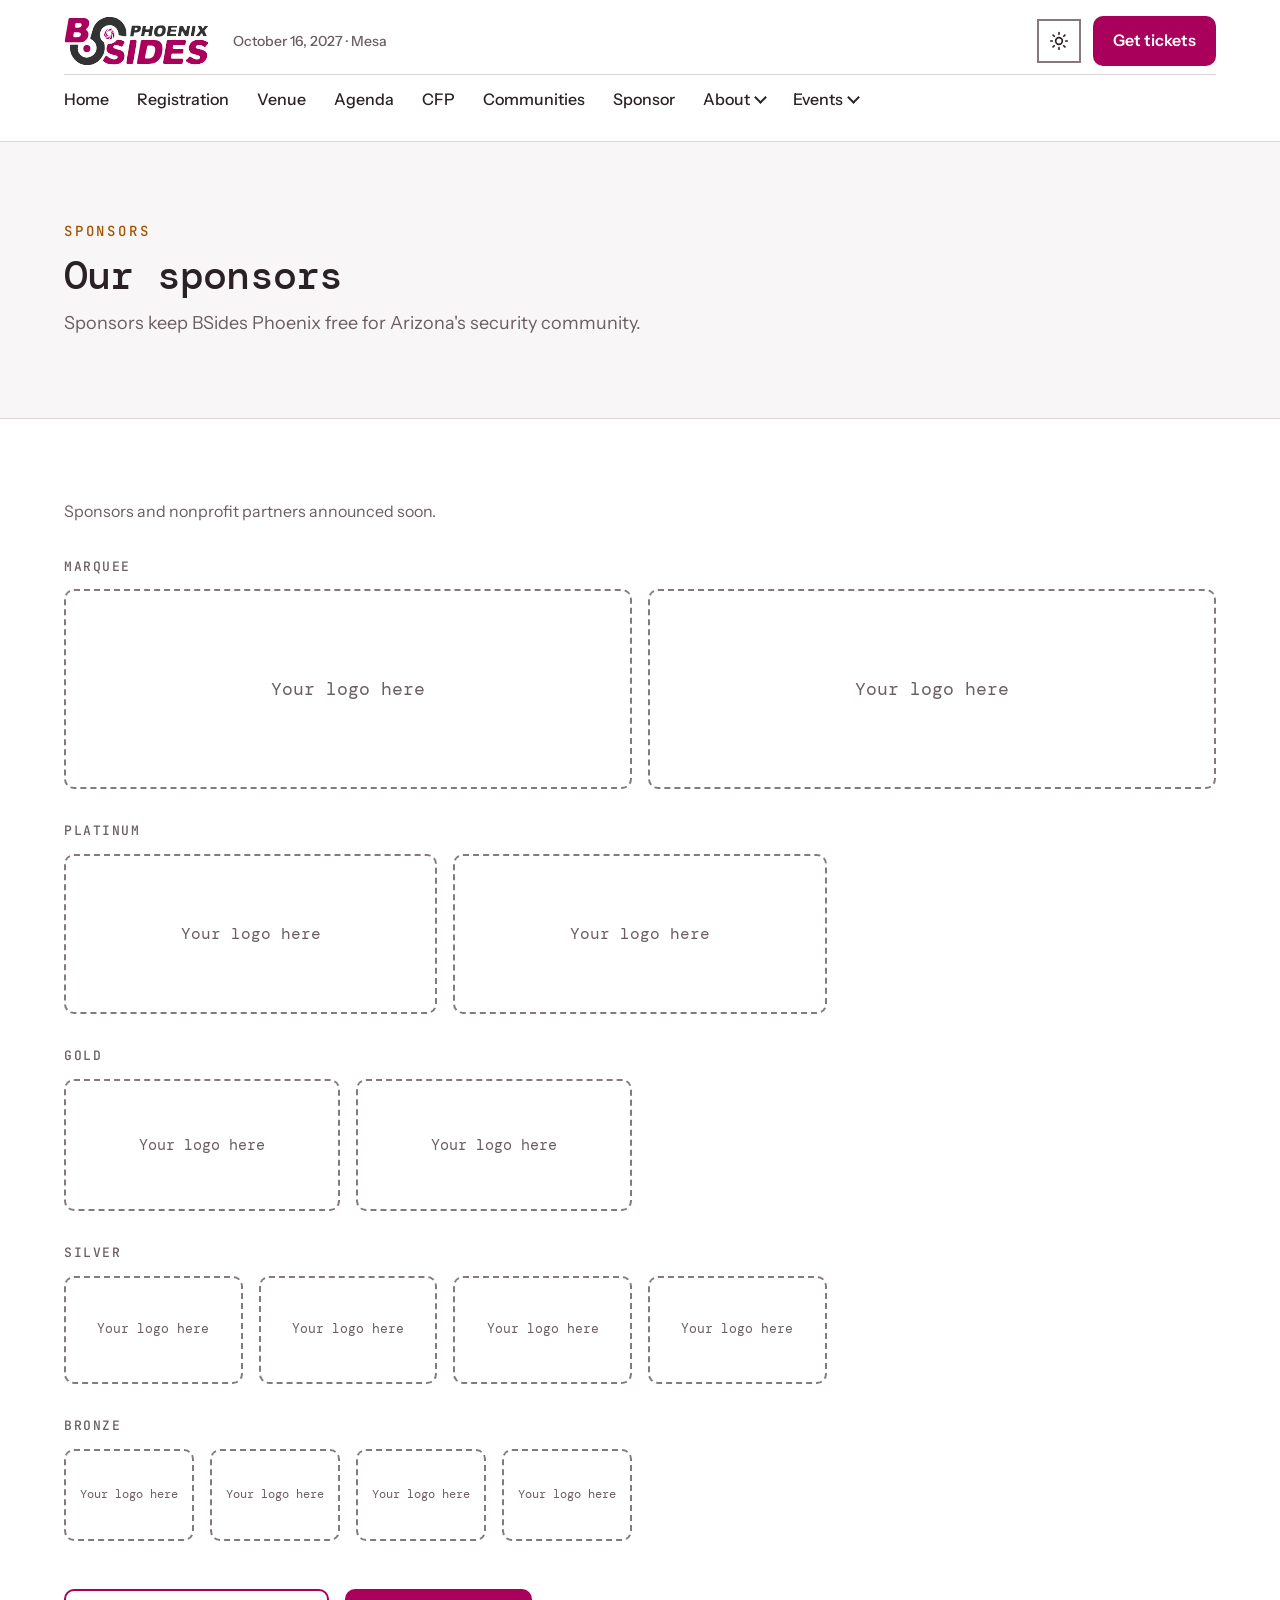
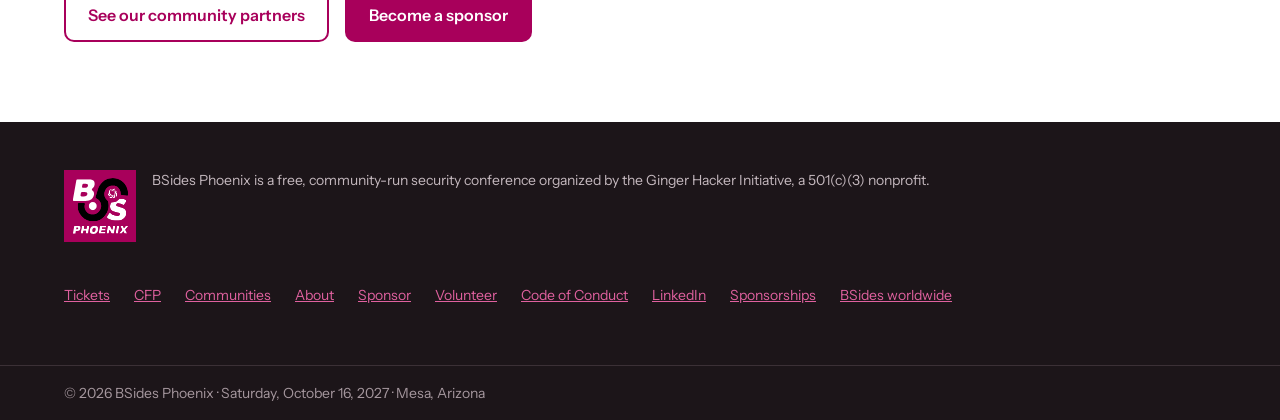
<file: sponsors/index.html>
<!doctype html>
<html lang="en">
<head>
<meta charset="utf-8">
<meta name="viewport" content="width=device-width, initial-scale=1">
<!-- Apply a saved light/dark choice before the page is drawn (see assets/js/theme.js) -->
<script>try{var t=localStorage.getItem("bsp-theme");if(t==="light"||t==="dark")document.documentElement.setAttribute("data-theme",t)}catch(e){}</script>
<!-- Part of the full site preview: keep it out of search results until it goes official (see README) -->
<meta name="robots" content="noindex, nofollow">
<title>Our sponsors · BSides Phoenix 2027</title>
<meta name="description" content="The sponsors who keep BSides Phoenix 2027 free to attend.">
<link rel="preconnect" href="https://fonts.googleapis.com">
<link rel="preconnect" href="https://fonts.gstatic.com" crossorigin>
<link rel="icon" href="../favicon-32.png" sizes="32x32" type="image/png">
<link rel="icon" href="../assets/logo/bsides-phoenix-icon.svg" type="image/svg+xml">
<link rel="apple-touch-icon" href="../apple-touch-icon.png">
<link href="https://fonts.googleapis.com/css2?family=Instrument+Sans:wght@400..700&amp;family=DM+Mono:wght@400;500&amp;family=JetBrains+Mono:wght@500&amp;display=swap" rel="stylesheet">
<link rel="stylesheet" href="../assets/css/site.css">
<script src="../assets/js/theme.js" defer></script>
<script src="../assets/js/nav.js" defer></script>
</head>
<body>
<div class="page">
<a href="#top" class="skip-link">Skip to main content</a>

<!-- Header: the same menu is copied into preview/, cfp/, communities/, about/, events/, sponsor/, volunteer/, sponsors/, partners/, supporters/ and villages/. Change all of them together. -->
<header class="site-header site-header--nav">
<div class="site-header__inner">
<a href="../preview/" class="brand">
<img src="../assets/logo/bsides-phoenix-horizontal-color.svg" alt="BSides Phoenix home" width="145" height="50" class="brand__logo brand__logo--light"><img src="../assets/logo/bsides-phoenix-horizontal-white.svg" alt="BSides Phoenix home" width="145" height="50" class="brand__logo brand__logo--dark">
<span class="brand__date">October 16, 2027 · Mesa</span>
</a>
<div class="header-actions">
<button type="button" class="theme-toggle" aria-label="Switch between light and dark mode" hidden>
<svg class="theme-toggle__sun" viewBox="0 0 24 24" fill="none" stroke="currentColor" stroke-width="2" stroke-linecap="round" aria-hidden="true"><circle cx="12" cy="12" r="4"/><path d="M12 2v2M12 20v2M4.9 4.9l1.4 1.4M17.7 17.7l1.4 1.4M2 12h2M20 12h2M4.9 19.1l1.4-1.4M17.7 6.3l1.4-1.4"/></svg>
<svg class="theme-toggle__moon" viewBox="0 0 24 24" fill="none" stroke="currentColor" stroke-width="2" stroke-linecap="round" stroke-linejoin="round" aria-hidden="true"><path d="M20 14.5A8 8 0 0 1 9.5 4a8 8 0 1 0 10.5 10.5z"/></svg>
</button>
<a href="https://www.zeffy.com/en-US/ticketing/bsides-phoenix" class="btn btn-primary btn--compact">Get tickets</a>
<button type="button" class="menu-toggle" aria-expanded="false" aria-controls="site-nav" hidden>Menu</button>
</div>
<nav id="site-nav" class="site-nav" aria-label="Main">
<ul class="site-nav__list">
<li><a href="../preview/" class="nav-link">Home</a></li>
<li><a href="../preview/#registration" class="nav-link">Registration</a></li>
<li><a href="../preview/#venue" class="nav-link">Venue</a></li>
<li><a href="../preview/#agenda" class="nav-link">Agenda</a></li>
<li><a href="../cfp/" class="nav-link">CFP</a></li>
<li><a href="../communities/" class="nav-link">Communities</a></li>
<li><a href="../sponsor/" class="nav-link">Sponsor</a></li>
<li><details class="site-nav__dd"><summary class="nav-link">About</summary>
<ul class="site-nav__menu">
<li><a href="../about/">About BSides Phoenix</a></li>
<li><a href="../code-of-conduct/">Code of Conduct</a></li>
<li><a href="../supporters/">Supporters</a></li>
</ul></details></li>
<li><details class="site-nav__dd"><summary class="nav-link">Events</summary>
<ul class="site-nav__menu">
<li><a href="../events/">Past events</a></li>
</ul></details></li>
</ul>
</nav>
</div>
</header>

<main id="top">
<section class="page-hero">
<div class="wrap stack gap-12">
<p class="eyebrow">Sponsors</p>
<h1 class="doc__title">Our sponsors</h1>
<p class="page-hero__lead">Sponsors keep BSides Phoenix free for Arizona's security community.</p>
</div>
</section>

<section>
<div class="wrap stack gap-48">
<!-- KEEP IN SYNC: the home page Sponsors section (preview/) shows a shortened version of sponsors/. When a sponsor is added, update both. -->
<div class="sponsor-tiers">
<p class="m-0 muted">Sponsors and nonprofit partners announced soon.</p>
<div class="sponsor-tier">
<h2 class="sponsor-tier__name">Marquee</h2>
<ul class="sponsor-tier__grid sponsor-tier__grid--marquee" role="list">
<li class="sponsor-slot sponsor-slot--marquee">Your logo here</li>
<li class="sponsor-slot sponsor-slot--marquee">Your logo here</li>
</ul>
</div>
<div class="sponsor-tier">
<h2 class="sponsor-tier__name">Platinum</h2>
<ul class="sponsor-tier__grid sponsor-tier__grid--platinum" role="list">
<li class="sponsor-slot sponsor-slot--platinum">Your logo here</li>
<li class="sponsor-slot sponsor-slot--platinum">Your logo here</li>
</ul>
</div>
<div class="sponsor-tier">
<h2 class="sponsor-tier__name">Gold</h2>
<ul class="sponsor-tier__grid sponsor-tier__grid--gold" role="list">
<li class="sponsor-slot sponsor-slot--gold">Your logo here</li>
<li class="sponsor-slot sponsor-slot--gold">Your logo here</li>
</ul>
</div>
<div class="sponsor-tier">
<h2 class="sponsor-tier__name">Silver</h2>
<ul class="sponsor-tier__grid sponsor-tier__grid--silver" role="list">
<li class="sponsor-slot sponsor-slot--silver">Your logo here</li>
<li class="sponsor-slot sponsor-slot--silver">Your logo here</li>
<li class="sponsor-slot sponsor-slot--silver">Your logo here</li>
<li class="sponsor-slot sponsor-slot--silver">Your logo here</li>
</ul>
</div>
<div class="sponsor-tier">
<h2 class="sponsor-tier__name">Bronze</h2>
<ul class="sponsor-tier__grid sponsor-tier__grid--bronze" role="list">
<li class="sponsor-slot sponsor-slot--bronze">Your logo here</li>
<li class="sponsor-slot sponsor-slot--bronze">Your logo here</li>
<li class="sponsor-slot sponsor-slot--bronze">Your logo here</li>
<li class="sponsor-slot sponsor-slot--bronze">Your logo here</li>
</ul>
</div>
</div>
<div class="row gap-16">
<a href="../partners/" class="btn btn-outline">See our community partners</a>
<a href="../sponsor/" class="btn btn-primary">Become a sponsor</a>
</div>
</div>
</section>
</main>

<footer class="site-footer on-dark">
<div class="wrap row gap-32 site-footer__inner">
<div class="site-footer__about">
<img src="../assets/logo/bsides-phoenix-badge-magenta.svg" alt="" width="72" height="72" class="site-footer__badge">
<p class="site-footer__text">BSides Phoenix is a free, community-run security conference organized by the Ginger Hacker Initiative, a 501(c)(3) nonprofit.</p>
</div>
<nav aria-label="Footer" class="footer-nav">
<a href="https://www.zeffy.com/en-US/ticketing/bsides-phoenix" class="footer-link">Tickets</a>
<a href="../cfp/" class="footer-link">CFP</a>
<a href="../communities/" class="footer-link">Communities</a>
<a href="../about/" class="footer-link">About</a>
<a href="../sponsor/" class="footer-link">Sponsor</a>
<a href="../volunteer/" class="footer-link">Volunteer</a>
<a href="../code-of-conduct/" class="footer-link">Code of Conduct</a>
<a href="https://www.linkedin.com/company/bsidesphx" class="footer-link">LinkedIn</a>
<a href="mailto:sponsorships@bsidesphoenix.org" class="footer-link">Sponsorships</a>
<a href="https://bsides.org" class="footer-link">BSides worldwide</a>
</nav>
</div>
<div class="site-footer__legal">
<p>© 2026 BSides Phoenix · Saturday, October 16, 2027 · Mesa, Arizona</p>
</div>
</footer>

</div>
</body>
</html>
</file>
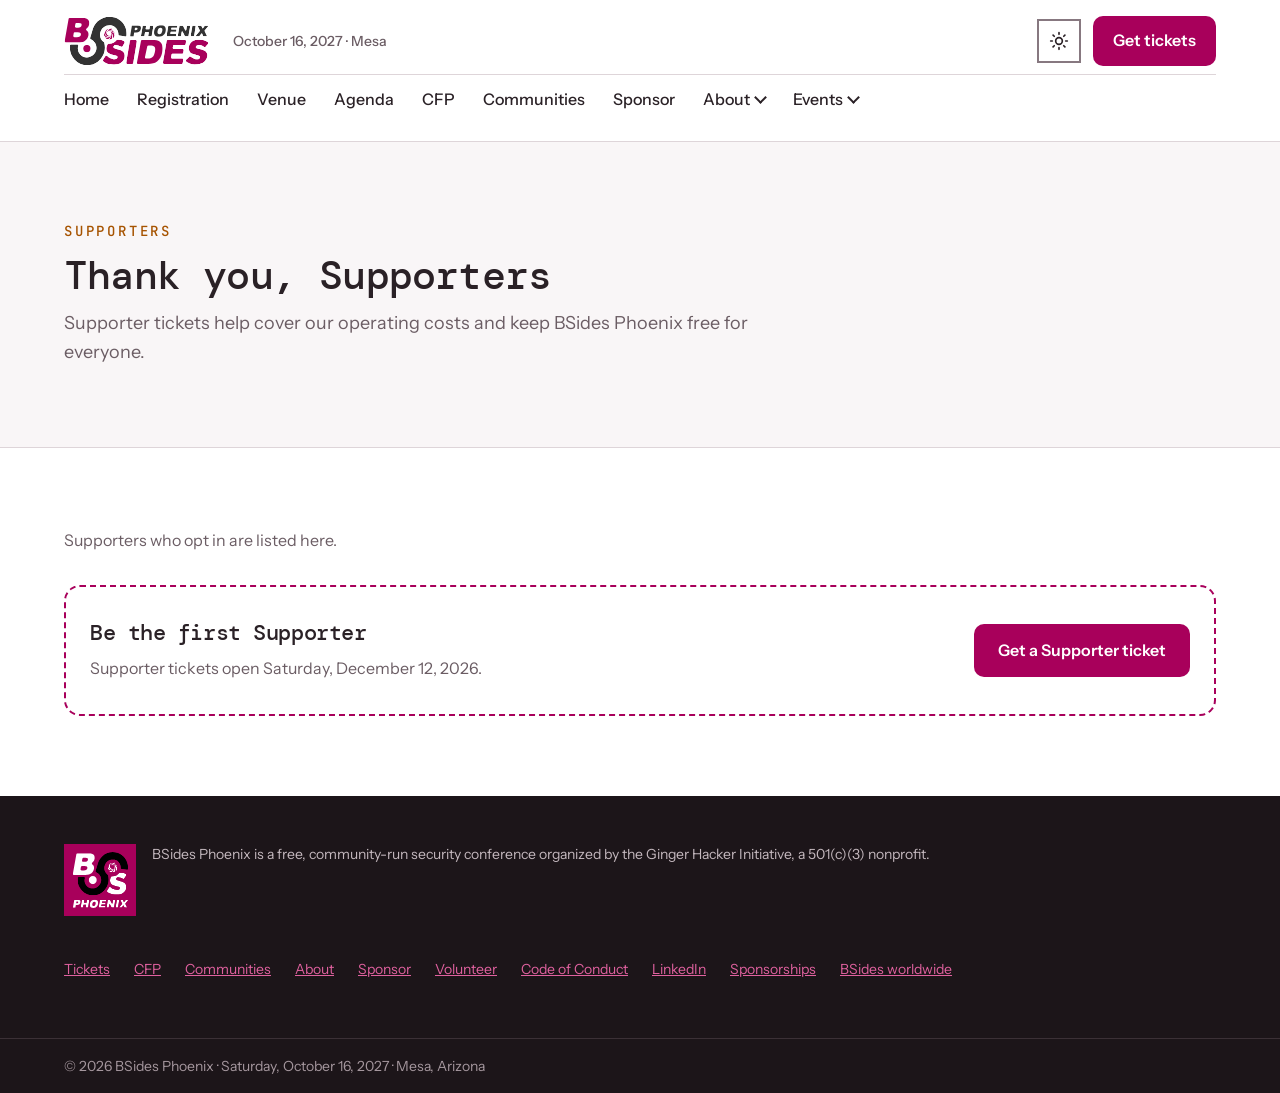
<file: supporters/index.html>
<!doctype html>
<html lang="en">
<head>
<meta charset="utf-8">
<meta name="viewport" content="width=device-width, initial-scale=1">
<!-- Apply a saved light/dark choice before the page is drawn (see assets/js/theme.js) -->
<script>try{var t=localStorage.getItem("bsp-theme");if(t==="light"||t==="dark")document.documentElement.setAttribute("data-theme",t)}catch(e){}</script>
<!-- Part of the full site preview: keep it out of search results until it goes official (see README) -->
<meta name="robots" content="noindex, nofollow">
<title>Supporters · BSides Phoenix 2027</title>
<meta name="description" content="Thank you to the BSides Phoenix 2027 Supporters who help keep the event free.">
<link rel="preconnect" href="https://fonts.googleapis.com">
<link rel="preconnect" href="https://fonts.gstatic.com" crossorigin>
<link rel="icon" href="../favicon-32.png" sizes="32x32" type="image/png">
<link rel="icon" href="../assets/logo/bsides-phoenix-icon.svg" type="image/svg+xml">
<link rel="apple-touch-icon" href="../apple-touch-icon.png">
<link href="https://fonts.googleapis.com/css2?family=Instrument+Sans:wght@400..700&amp;family=DM+Mono:wght@400;500&amp;family=JetBrains+Mono:wght@500&amp;display=swap" rel="stylesheet">
<link rel="stylesheet" href="../assets/css/site.css">
<script src="../assets/js/theme.js" defer></script>
<script src="../assets/js/nav.js" defer></script>
</head>
<body>
<div class="page">
<a href="#top" class="skip-link">Skip to main content</a>

<!-- Header: the same menu is copied into preview/, cfp/, communities/, about/, events/, sponsor/, volunteer/, sponsors/, partners/, supporters/ and villages/. Change all of them together. -->
<header class="site-header site-header--nav">
<div class="site-header__inner">
<a href="../preview/" class="brand">
<img src="../assets/logo/bsides-phoenix-horizontal-color.svg" alt="BSides Phoenix home" width="145" height="50" class="brand__logo brand__logo--light"><img src="../assets/logo/bsides-phoenix-horizontal-white.svg" alt="BSides Phoenix home" width="145" height="50" class="brand__logo brand__logo--dark">
<span class="brand__date">October 16, 2027 · Mesa</span>
</a>
<div class="header-actions">
<button type="button" class="theme-toggle" aria-label="Switch between light and dark mode" hidden>
<svg class="theme-toggle__sun" viewBox="0 0 24 24" fill="none" stroke="currentColor" stroke-width="2" stroke-linecap="round" aria-hidden="true"><circle cx="12" cy="12" r="4"/><path d="M12 2v2M12 20v2M4.9 4.9l1.4 1.4M17.7 17.7l1.4 1.4M2 12h2M20 12h2M4.9 19.1l1.4-1.4M17.7 6.3l1.4-1.4"/></svg>
<svg class="theme-toggle__moon" viewBox="0 0 24 24" fill="none" stroke="currentColor" stroke-width="2" stroke-linecap="round" stroke-linejoin="round" aria-hidden="true"><path d="M20 14.5A8 8 0 0 1 9.5 4a8 8 0 1 0 10.5 10.5z"/></svg>
</button>
<a href="https://www.zeffy.com/en-US/ticketing/bsides-phoenix" class="btn btn-primary btn--compact">Get tickets</a>
<button type="button" class="menu-toggle" aria-expanded="false" aria-controls="site-nav" hidden>Menu</button>
</div>
<nav id="site-nav" class="site-nav" aria-label="Main">
<ul class="site-nav__list">
<li><a href="../preview/" class="nav-link">Home</a></li>
<li><a href="../preview/#registration" class="nav-link">Registration</a></li>
<li><a href="../preview/#venue" class="nav-link">Venue</a></li>
<li><a href="../preview/#agenda" class="nav-link">Agenda</a></li>
<li><a href="../cfp/" class="nav-link">CFP</a></li>
<li><a href="../communities/" class="nav-link">Communities</a></li>
<li><a href="../sponsor/" class="nav-link">Sponsor</a></li>
<li><details class="site-nav__dd"><summary class="nav-link">About</summary>
<ul class="site-nav__menu">
<li><a href="../about/">About BSides Phoenix</a></li>
<li><a href="../code-of-conduct/">Code of Conduct</a></li>
<li><a href="../supporters/" aria-current="page">Supporters</a></li>
</ul></details></li>
<li><details class="site-nav__dd"><summary class="nav-link">Events</summary>
<ul class="site-nav__menu">
<li><a href="../events/">Past events</a></li>
</ul></details></li>
</ul>
</nav>
</div>
</header>

<main id="top">
<section class="page-hero">
<div class="wrap stack gap-12">
<p class="eyebrow">Supporters</p>
<h1 class="doc__title">Thank you, Supporters</h1>
<p class="page-hero__lead">Supporter tickets help cover our operating costs and keep BSides Phoenix free for everyone.</p>
</div>
</section>

<section>
<div class="wrap stack gap-32">
<p class="m-0 muted measure">Supporters who opt in are listed here.</p>
<!-- KEEP IN SYNC: the home page Supporters section (preview/) and supporters/ list the same Supporters. When a Supporter is added, update both. -->
<!-- Add Supporter names as <li> items inside .supporters__list and delete the .supporters__empty block -->
<div class="supporters__empty">
<div class="stack gap-8">
<h2 class="h3">Be the first Supporter</h2>
<p class="m-0 muted">Supporter tickets open Saturday, December 12, 2026.</p>
</div>
<a href="https://www.zeffy.com/en-US/ticketing/bsides-phoenix" class="btn btn-primary">Get a Supporter ticket</a>
</div>
</div>
</section>
</main>

<footer class="site-footer on-dark">
<div class="wrap row gap-32 site-footer__inner">
<div class="site-footer__about">
<img src="../assets/logo/bsides-phoenix-badge-magenta.svg" alt="" width="72" height="72" class="site-footer__badge">
<p class="site-footer__text">BSides Phoenix is a free, community-run security conference organized by the Ginger Hacker Initiative, a 501(c)(3) nonprofit.</p>
</div>
<nav aria-label="Footer" class="footer-nav">
<a href="https://www.zeffy.com/en-US/ticketing/bsides-phoenix" class="footer-link">Tickets</a>
<a href="../cfp/" class="footer-link">CFP</a>
<a href="../communities/" class="footer-link">Communities</a>
<a href="../about/" class="footer-link">About</a>
<a href="../sponsor/" class="footer-link">Sponsor</a>
<a href="../volunteer/" class="footer-link">Volunteer</a>
<a href="../code-of-conduct/" class="footer-link">Code of Conduct</a>
<a href="https://www.linkedin.com/company/bsidesphx" class="footer-link">LinkedIn</a>
<a href="mailto:sponsorships@bsidesphoenix.org" class="footer-link">Sponsorships</a>
<a href="https://bsides.org" class="footer-link">BSides worldwide</a>
</nav>
</div>
<div class="site-footer__legal">
<p>© 2026 BSides Phoenix · Saturday, October 16, 2027 · Mesa, Arizona</p>
</div>
</footer>

</div>
</body>
</html>
</file>
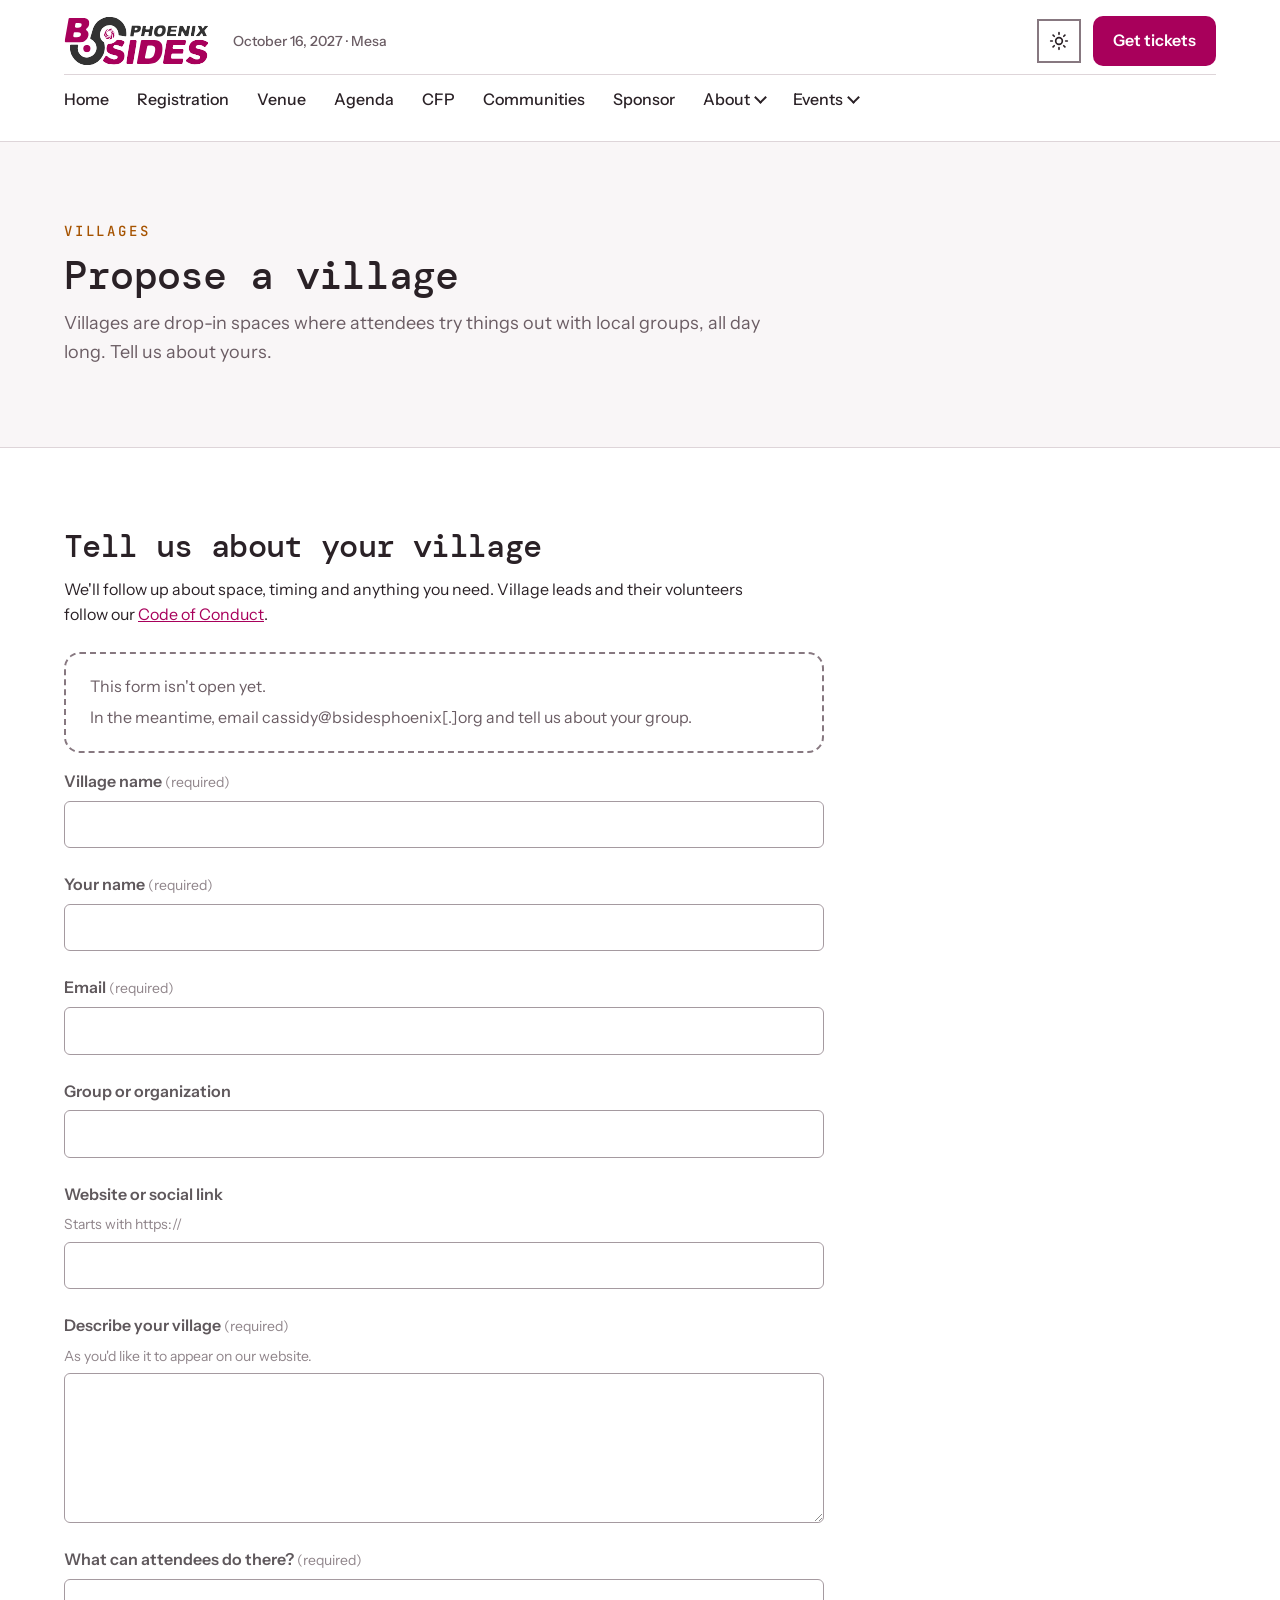
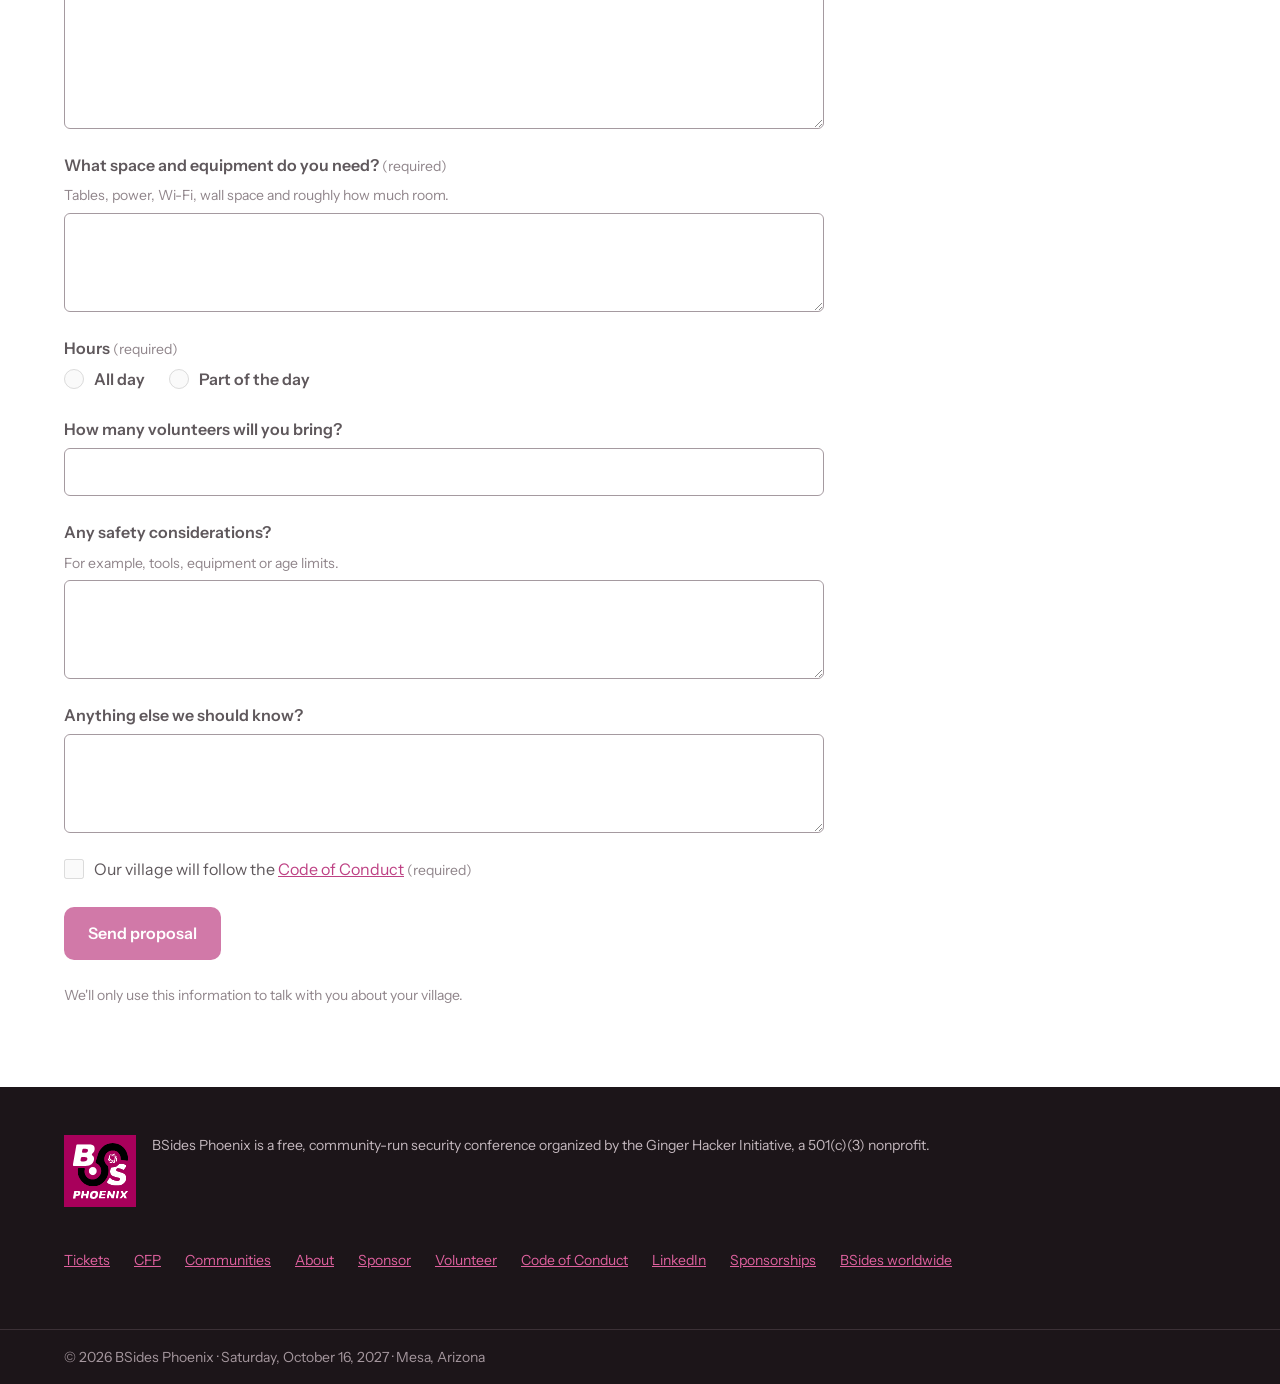
<file: villages/index.html>
<!doctype html>
<html lang="en">
<head>
<meta charset="utf-8">
<meta name="viewport" content="width=device-width, initial-scale=1">
<!-- Apply a saved light/dark choice before the page is drawn (see assets/js/theme.js) -->
<script>try{var t=localStorage.getItem("bsp-theme");if(t==="light"||t==="dark")document.documentElement.setAttribute("data-theme",t)}catch(e){}</script>
<!-- Part of the full site preview: keep it out of search results until it goes official (see README) -->
<meta name="robots" content="noindex, nofollow">
<title>Propose a village · BSides Phoenix 2027</title>
<meta name="description" content="Propose a village for BSides Phoenix 2027: a drop-in space where attendees can try things out with your group.">
<link rel="preconnect" href="https://fonts.googleapis.com">
<link rel="preconnect" href="https://fonts.gstatic.com" crossorigin>
<link rel="icon" href="../favicon-32.png" sizes="32x32" type="image/png">
<link rel="icon" href="../assets/logo/bsides-phoenix-icon.svg" type="image/svg+xml">
<link rel="apple-touch-icon" href="../apple-touch-icon.png">
<link href="https://fonts.googleapis.com/css2?family=Instrument+Sans:wght@400..700&amp;family=DM+Mono:wght@400;500&amp;family=JetBrains+Mono:wght@500&amp;display=swap" rel="stylesheet">
<link rel="stylesheet" href="../assets/css/site.css">
<script src="../assets/js/theme.js" defer></script>
<script src="../assets/js/nav.js" defer></script>
<script src="../assets/js/forms-config.js" defer></script>
<script src="../assets/js/forms.js" defer></script>
</head>
<body>
<div class="page">
<a href="#top" class="skip-link">Skip to main content</a>

<!-- Header: the same menu is copied into preview/, cfp/, communities/, about/, events/, sponsor/, volunteer/, sponsors/, partners/, supporters/ and villages/. Change all of them together. -->
<header class="site-header site-header--nav">
<div class="site-header__inner">
<a href="../preview/" class="brand">
<img src="../assets/logo/bsides-phoenix-horizontal-color.svg" alt="BSides Phoenix home" width="145" height="50" class="brand__logo brand__logo--light"><img src="../assets/logo/bsides-phoenix-horizontal-white.svg" alt="BSides Phoenix home" width="145" height="50" class="brand__logo brand__logo--dark">
<span class="brand__date">October 16, 2027 · Mesa</span>
</a>
<div class="header-actions">
<button type="button" class="theme-toggle" aria-label="Switch between light and dark mode" hidden>
<svg class="theme-toggle__sun" viewBox="0 0 24 24" fill="none" stroke="currentColor" stroke-width="2" stroke-linecap="round" aria-hidden="true"><circle cx="12" cy="12" r="4"/><path d="M12 2v2M12 20v2M4.9 4.9l1.4 1.4M17.7 17.7l1.4 1.4M2 12h2M20 12h2M4.9 19.1l1.4-1.4M17.7 6.3l1.4-1.4"/></svg>
<svg class="theme-toggle__moon" viewBox="0 0 24 24" fill="none" stroke="currentColor" stroke-width="2" stroke-linecap="round" stroke-linejoin="round" aria-hidden="true"><path d="M20 14.5A8 8 0 0 1 9.5 4a8 8 0 1 0 10.5 10.5z"/></svg>
</button>
<a href="https://www.zeffy.com/en-US/ticketing/bsides-phoenix" class="btn btn-primary btn--compact">Get tickets</a>
<button type="button" class="menu-toggle" aria-expanded="false" aria-controls="site-nav" hidden>Menu</button>
</div>
<nav id="site-nav" class="site-nav" aria-label="Main">
<ul class="site-nav__list">
<li><a href="../preview/" class="nav-link">Home</a></li>
<li><a href="../preview/#registration" class="nav-link">Registration</a></li>
<li><a href="../preview/#venue" class="nav-link">Venue</a></li>
<li><a href="../preview/#agenda" class="nav-link">Agenda</a></li>
<li><a href="../cfp/" class="nav-link">CFP</a></li>
<li><a href="../communities/" class="nav-link">Communities</a></li>
<li><a href="../sponsor/" class="nav-link">Sponsor</a></li>
<li><details class="site-nav__dd"><summary class="nav-link">About</summary>
<ul class="site-nav__menu">
<li><a href="../about/">About BSides Phoenix</a></li>
<li><a href="../code-of-conduct/">Code of Conduct</a></li>
<li><a href="../supporters/">Supporters</a></li>
</ul></details></li>
<li><details class="site-nav__dd"><summary class="nav-link">Events</summary>
<ul class="site-nav__menu">
<li><a href="../events/">Past events</a></li>
</ul></details></li>
</ul>
</nav>
</div>
</header>

<main id="top">
<section class="page-hero">
<div class="wrap stack gap-12">
<p class="eyebrow">Villages</p>
<h1 class="doc__title">Propose a village</h1>
<p class="page-hero__lead">Villages are drop-in spaces where attendees try things out with local groups, all day long. Tell us about yours.</p>
</div>
</section>

<section>
<div class="wrap stack gap-24">
<div class="stack gap-12 measure">
<h2 class="h2">Tell us about your village</h2>
<p class="m-0">We'll follow up about space, timing and anything you need. Village leads and their volunteers follow our <a href="../code-of-conduct/">Code of Conduct</a>.</p>
</div>
<!-- Form: saves to Notion through the Apps Script in forms/apps-script/. Switched on in assets/js/forms-config.js -->
<div class="form-block">
<div class="form__notice" data-form-notice>
<p class="m-0" data-notice-text>This form isn't open yet.</p>
<p class="m-0">In the meantime, email cassidy@bsidesphoenix[.]org and tell us about your group.</p>
</div>
<form class="form" data-form="village" method="post" novalidate aria-label="Propose a village">
<div class="form__errors" tabindex="-1" role="alert" hidden>
<h3 class="form__errors-title">Please check these answers</h3>
<ul></ul>
</div>
<fieldset class="form__fields" data-form-fields disabled>
<div class="field">
<label class="field__label" for="village-village">Village name <span class="field__req">(required)</span></label>
<input type="text" id="village-village" name="village" aria-describedby="village-village-error" required maxlength="120">
<p class="field__error" id="village-village-error" hidden></p>
</div>
<div class="field">
<label class="field__label" for="village-contact">Your name <span class="field__req">(required)</span></label>
<input type="text" id="village-contact" name="contact" aria-describedby="village-contact-error" required autocomplete="name" maxlength="200">
<p class="field__error" id="village-contact-error" hidden></p>
</div>
<div class="field">
<label class="field__label" for="village-email">Email <span class="field__req">(required)</span></label>
<input type="email" id="village-email" name="email" aria-describedby="village-email-error" required autocomplete="email" maxlength="254">
<p class="field__error" id="village-email-error" hidden></p>
</div>
<div class="field">
<label class="field__label" for="village-organization">Group or organization</label>
<input type="text" id="village-organization" name="organization" aria-describedby="village-organization-error" autocomplete="organization" maxlength="200">
<p class="field__error" id="village-organization-error" hidden></p>
</div>
<div class="field">
<label class="field__label" for="village-website">Website or social link</label>
<p class="field__hint" id="village-website-hint">Starts with https://</p>
<input type="url" id="village-website" name="website" aria-describedby="village-website-hint village-website-error" maxlength="300">
<p class="field__error" id="village-website-error" hidden></p>
</div>
<div class="field">
<label class="field__label" for="village-description">Describe your village <span class="field__req">(required)</span></label>
<p class="field__hint" id="village-description-hint">As you'd like it to appear on our website.</p>
<textarea id="village-description" name="description" aria-describedby="village-description-hint village-description-error" required data-required="Describe your village." rows="5" maxlength="1500"></textarea>
<p class="field__error" id="village-description-error" hidden></p>
</div>
<div class="field">
<label class="field__label" for="village-activities">What can attendees do there? <span class="field__req">(required)</span></label>
<textarea id="village-activities" name="activities" aria-describedby="village-activities-error" required data-required="Tell us what attendees can do." rows="5" maxlength="1500"></textarea>
<p class="field__error" id="village-activities-error" hidden></p>
</div>
<div class="field">
<label class="field__label" for="village-space">What space and equipment do you need? <span class="field__req">(required)</span></label>
<p class="field__hint" id="village-space-hint">Tables, power, Wi-Fi, wall space and roughly how much room.</p>
<textarea id="village-space" name="space" aria-describedby="village-space-hint village-space-error" required data-required="Tell us what space you need." rows="3" maxlength="1000"></textarea>
<p class="field__error" id="village-space-error" hidden></p>
</div>
<fieldset class="field field--group" data-required="Choose all day or part of the day." aria-describedby="village-hours-error">
<legend class="field__label">Hours <span class="field__req">(required)</span></legend>
<div class="choices">
<label class="choice" for="village-hours-1"><input type="radio" id="village-hours-1" name="hours" value="All day"><span><span class="choice__name">All day</span></span></label>
<label class="choice" for="village-hours-2"><input type="radio" id="village-hours-2" name="hours" value="Part of the day"><span><span class="choice__name">Part of the day</span></span></label>
</div>
<p class="field__error" id="village-hours-error" hidden></p>
</fieldset>
<div class="field">
<label class="field__label" for="village-volunteers">How many volunteers will you bring?</label>
<input type="number" id="village-volunteers" name="volunteers" aria-describedby="village-volunteers-error" min="0" max="50" inputmode="numeric">
<p class="field__error" id="village-volunteers-error" hidden></p>
</div>
<div class="field">
<label class="field__label" for="village-safety">Any safety considerations?</label>
<p class="field__hint" id="village-safety-hint">For example, tools, equipment or age limits.</p>
<textarea id="village-safety" name="safety" aria-describedby="village-safety-hint village-safety-error" rows="3" maxlength="1000"></textarea>
<p class="field__error" id="village-safety-error" hidden></p>
</div>
<div class="field">
<label class="field__label" for="village-anything-else">Anything else we should know?</label>
<textarea id="village-anything-else" name="anything_else" aria-describedby="village-anything-else-error" rows="3" maxlength="2000"></textarea>
<p class="field__error" id="village-anything-else-error" hidden></p>
</div>
<div class="field field--check">
<div class="check"><input type="checkbox" id="village-coc" name="coc" value="yes" aria-describedby="village-coc-error" required data-required="Agree to the Code of Conduct to send your proposal."><label for="village-coc">Our village will follow the <a href="../code-of-conduct/">Code of Conduct</a> <span class="field__req">(required)</span></label></div>
<p class="field__error" id="village-coc-error" hidden></p>
</div>
<div class="form__hp" aria-hidden="true">
<label for="village-hp">Leave this empty</label>
<input type="text" id="village-hp" name="company_website" tabindex="-1" autocomplete="off">
</div>
<div class="form__actions">
<button type="submit" class="btn btn-primary">Send proposal</button>
<p class="form__status" role="status" aria-live="polite"></p>
</div>
<p class="form__small">We'll only use this information to talk with you about your village.</p>
</fieldset>
</form>
<div class="form__done" data-form-done tabindex="-1" hidden>
<h3 class="h3">Thanks! We&#x27;ve received your village proposal.</h3>
<p class="m-0">We'll be in touch soon.</p>
</div>
</div>
</div>
</section>
</main>

<footer class="site-footer on-dark">
<div class="wrap row gap-32 site-footer__inner">
<div class="site-footer__about">
<img src="../assets/logo/bsides-phoenix-badge-magenta.svg" alt="" width="72" height="72" class="site-footer__badge">
<p class="site-footer__text">BSides Phoenix is a free, community-run security conference organized by the Ginger Hacker Initiative, a 501(c)(3) nonprofit.</p>
</div>
<nav aria-label="Footer" class="footer-nav">
<a href="https://www.zeffy.com/en-US/ticketing/bsides-phoenix" class="footer-link">Tickets</a>
<a href="../cfp/" class="footer-link">CFP</a>
<a href="../communities/" class="footer-link">Communities</a>
<a href="../about/" class="footer-link">About</a>
<a href="../sponsor/" class="footer-link">Sponsor</a>
<a href="../volunteer/" class="footer-link">Volunteer</a>
<a href="../code-of-conduct/" class="footer-link">Code of Conduct</a>
<a href="https://www.linkedin.com/company/bsidesphx" class="footer-link">LinkedIn</a>
<a href="mailto:sponsorships@bsidesphoenix.org" class="footer-link">Sponsorships</a>
<a href="https://bsides.org" class="footer-link">BSides worldwide</a>
</nav>
</div>
<div class="site-footer__legal">
<p>© 2026 BSides Phoenix · Saturday, October 16, 2027 · Mesa, Arizona</p>
</div>
</footer>

</div>
</body>
</html>
</file>
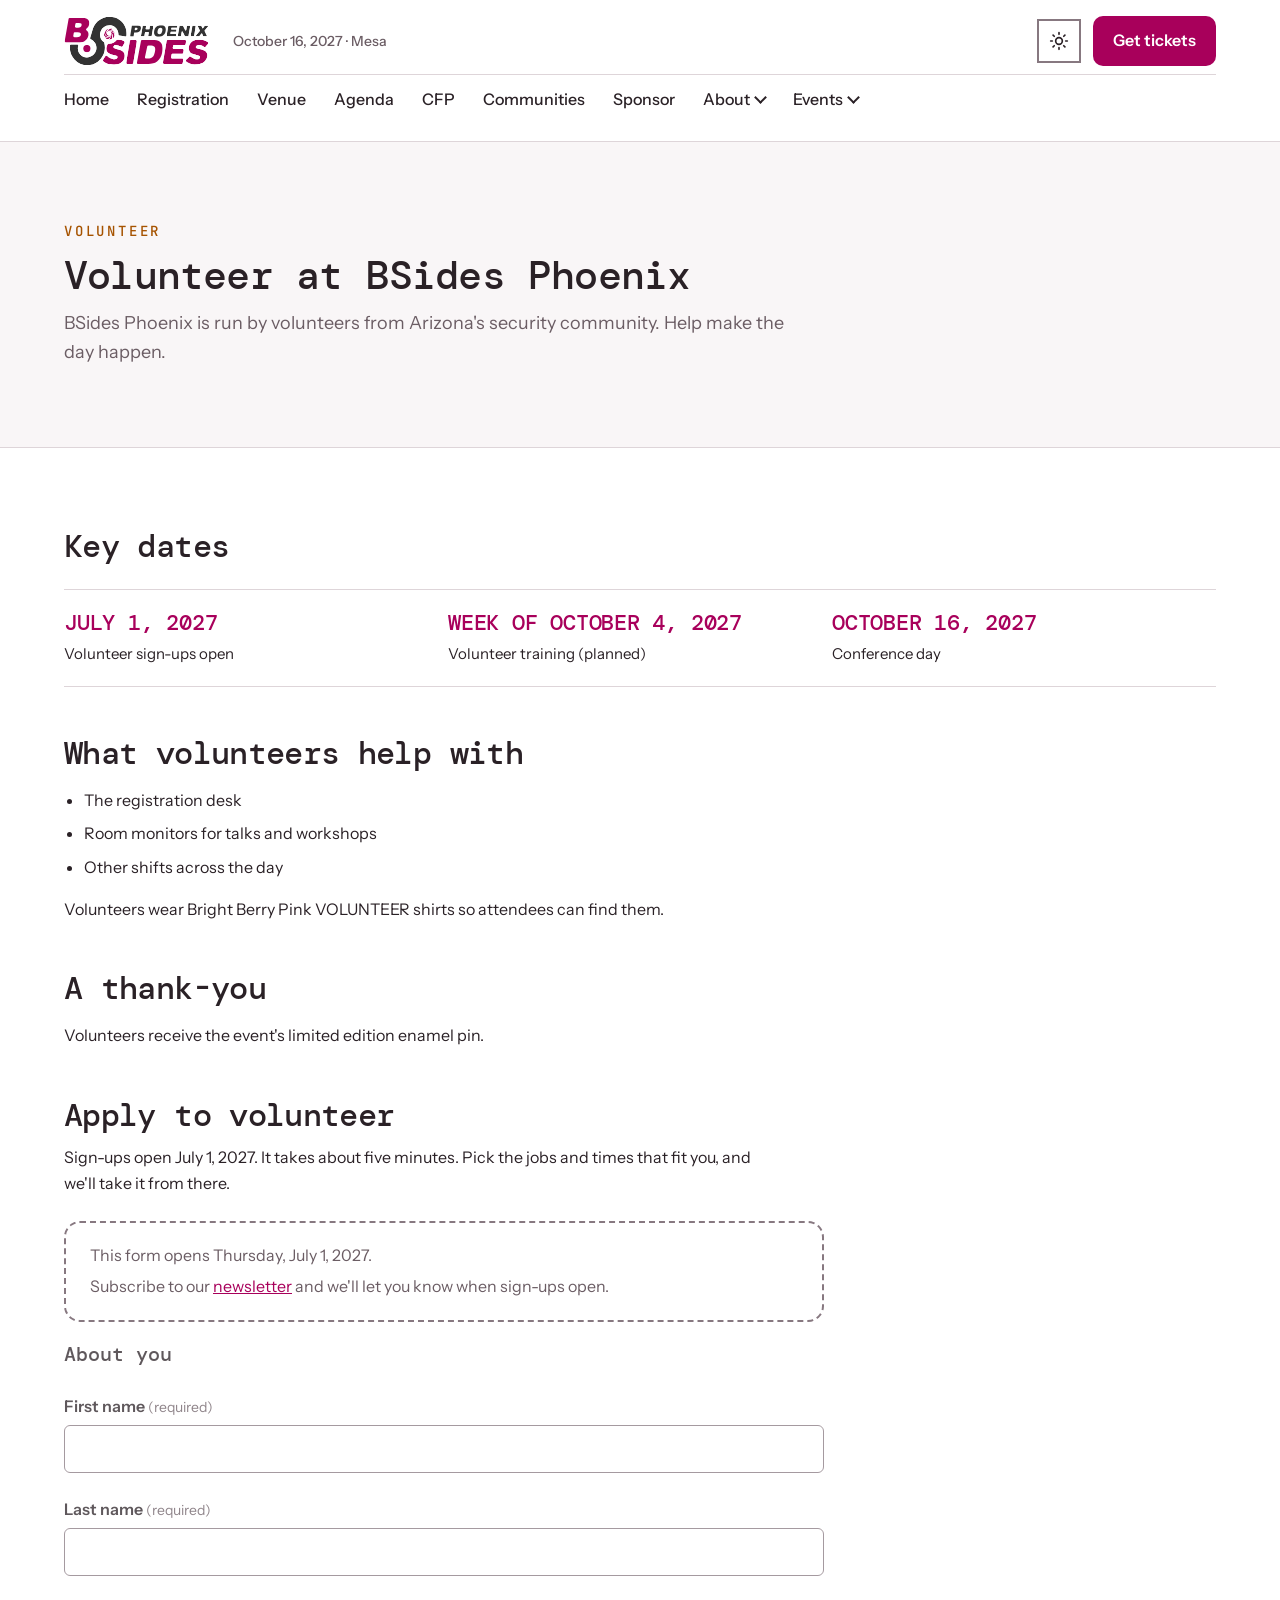
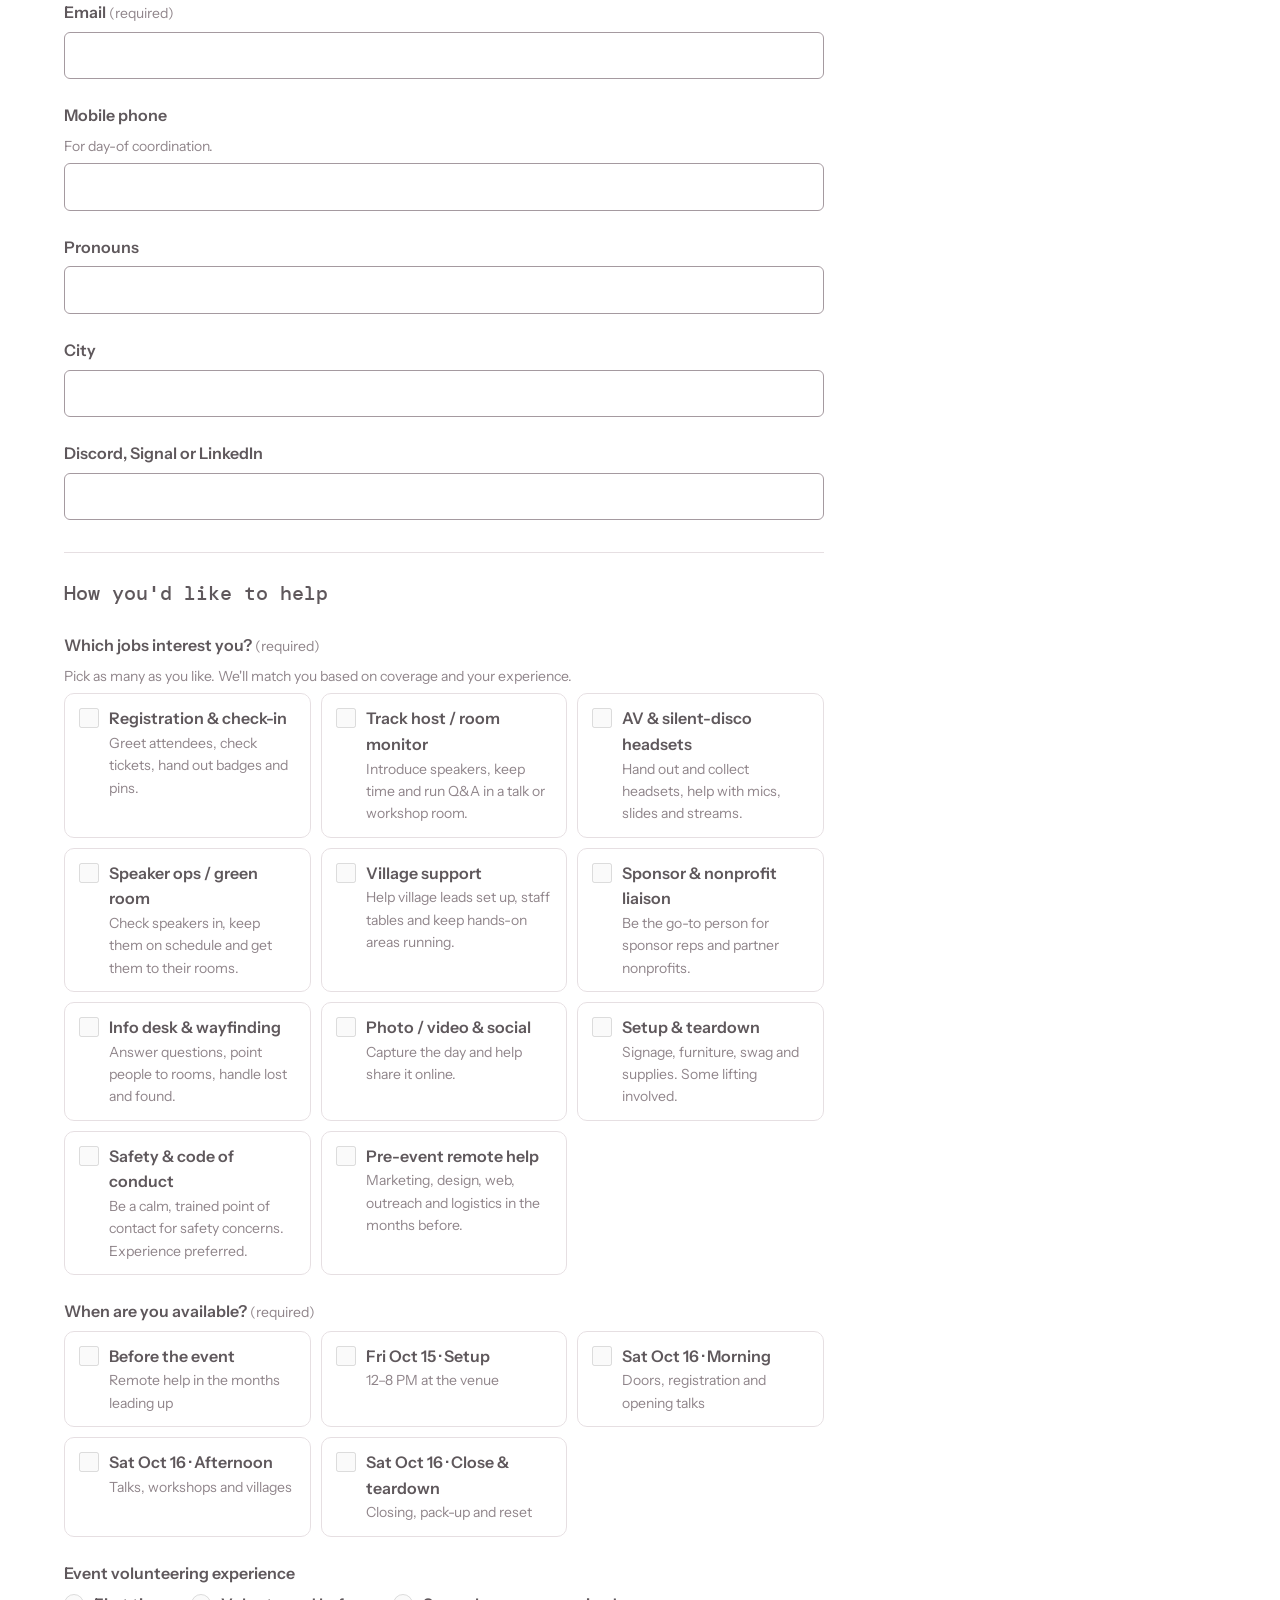
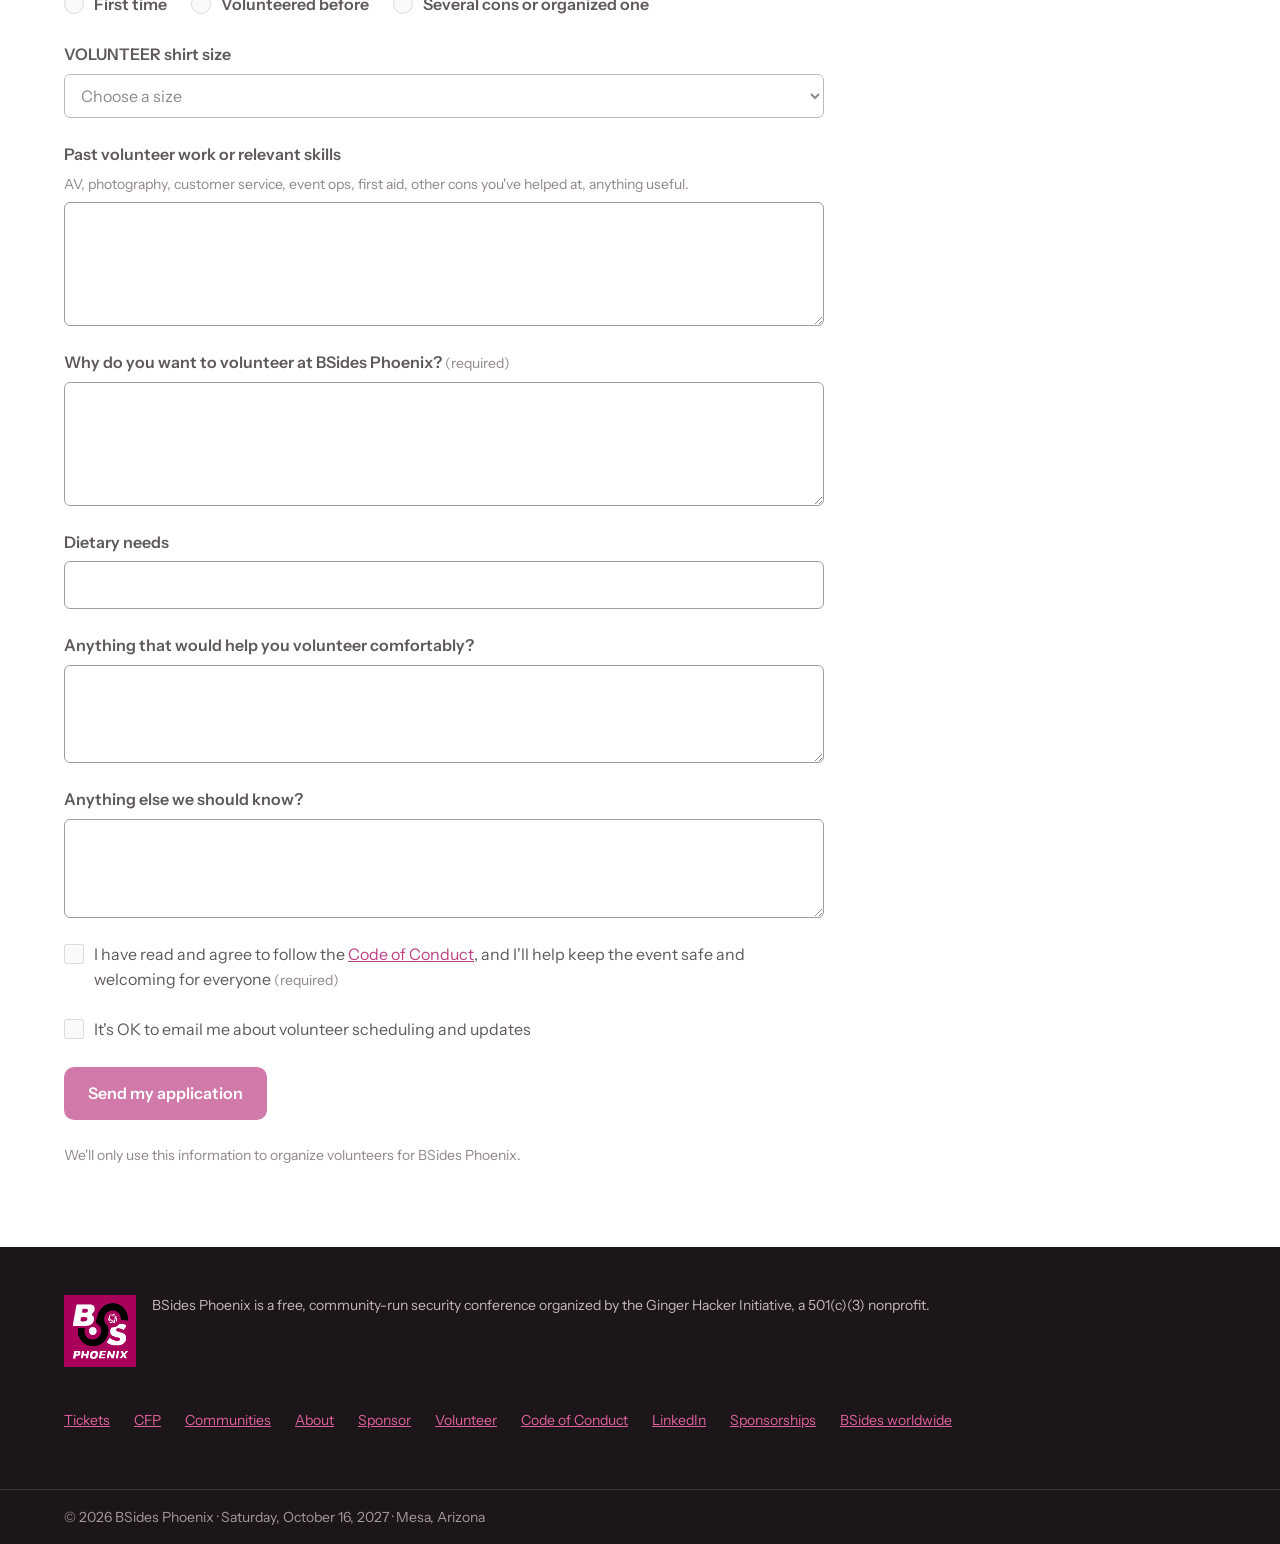
<file: volunteer/index.html>
<!doctype html>
<html lang="en">
<head>
<meta charset="utf-8">
<meta name="viewport" content="width=device-width, initial-scale=1">
<!-- Apply a saved light/dark choice before the page is drawn (see assets/js/theme.js) -->
<script>try{var t=localStorage.getItem("bsp-theme");if(t==="light"||t==="dark")document.documentElement.setAttribute("data-theme",t)}catch(e){}</script>
<!-- Part of the full site preview: keep it out of search results until it goes official (see README) -->
<meta name="robots" content="noindex, nofollow">
<title>Volunteer · BSides Phoenix 2027</title>
<meta name="description" content="Volunteer at BSides Phoenix 2027 in Mesa, Arizona. Volunteer sign-ups open July 1, 2027.">
<link rel="preconnect" href="https://fonts.googleapis.com">
<link rel="preconnect" href="https://fonts.gstatic.com" crossorigin>
<link rel="icon" href="../favicon-32.png" sizes="32x32" type="image/png">
<link rel="icon" href="../assets/logo/bsides-phoenix-icon.svg" type="image/svg+xml">
<link rel="apple-touch-icon" href="../apple-touch-icon.png">
<link href="https://fonts.googleapis.com/css2?family=Instrument+Sans:wght@400..700&amp;family=DM+Mono:wght@400;500&amp;family=JetBrains+Mono:wght@500&amp;display=swap" rel="stylesheet">
<link rel="stylesheet" href="../assets/css/site.css">
<script src="../assets/js/theme.js" defer></script>
<script src="../assets/js/nav.js" defer></script>
<script src="../assets/js/forms-config.js" defer></script>
<script src="../assets/js/forms.js" defer></script>
</head>
<body>
<div class="page">
<a href="#top" class="skip-link">Skip to main content</a>

<!-- Header: the same menu is copied into preview/, cfp/, communities/, about/, events/, sponsor/, volunteer/, sponsors/, partners/, supporters/ and villages/. Change all of them together. -->
<header class="site-header site-header--nav">
<div class="site-header__inner">
<a href="../preview/" class="brand">
<img src="../assets/logo/bsides-phoenix-horizontal-color.svg" alt="BSides Phoenix home" width="145" height="50" class="brand__logo brand__logo--light"><img src="../assets/logo/bsides-phoenix-horizontal-white.svg" alt="BSides Phoenix home" width="145" height="50" class="brand__logo brand__logo--dark">
<span class="brand__date">October 16, 2027 · Mesa</span>
</a>
<div class="header-actions">
<button type="button" class="theme-toggle" aria-label="Switch between light and dark mode" hidden>
<svg class="theme-toggle__sun" viewBox="0 0 24 24" fill="none" stroke="currentColor" stroke-width="2" stroke-linecap="round" aria-hidden="true"><circle cx="12" cy="12" r="4"/><path d="M12 2v2M12 20v2M4.9 4.9l1.4 1.4M17.7 17.7l1.4 1.4M2 12h2M20 12h2M4.9 19.1l1.4-1.4M17.7 6.3l1.4-1.4"/></svg>
<svg class="theme-toggle__moon" viewBox="0 0 24 24" fill="none" stroke="currentColor" stroke-width="2" stroke-linecap="round" stroke-linejoin="round" aria-hidden="true"><path d="M20 14.5A8 8 0 0 1 9.5 4a8 8 0 1 0 10.5 10.5z"/></svg>
</button>
<a href="https://www.zeffy.com/en-US/ticketing/bsides-phoenix" class="btn btn-primary btn--compact">Get tickets</a>
<button type="button" class="menu-toggle" aria-expanded="false" aria-controls="site-nav" hidden>Menu</button>
</div>
<nav id="site-nav" class="site-nav" aria-label="Main">
<ul class="site-nav__list">
<li><a href="../preview/" class="nav-link">Home</a></li>
<li><a href="../preview/#registration" class="nav-link">Registration</a></li>
<li><a href="../preview/#venue" class="nav-link">Venue</a></li>
<li><a href="../preview/#agenda" class="nav-link">Agenda</a></li>
<li><a href="../cfp/" class="nav-link">CFP</a></li>
<li><a href="../communities/" class="nav-link">Communities</a></li>
<li><a href="../sponsor/" class="nav-link">Sponsor</a></li>
<li><details class="site-nav__dd"><summary class="nav-link">About</summary>
<ul class="site-nav__menu">
<li><a href="../about/">About BSides Phoenix</a></li>
<li><a href="../code-of-conduct/">Code of Conduct</a></li>
<li><a href="../supporters/">Supporters</a></li>
</ul></details></li>
<li><details class="site-nav__dd"><summary class="nav-link">Events</summary>
<ul class="site-nav__menu">
<li><a href="../events/">Past events</a></li>
</ul></details></li>
</ul>
</nav>
</div>
</header>

<main id="top">
<section class="page-hero">
<div class="wrap stack gap-12">
<p class="eyebrow">Volunteer</p>
<h1 class="doc__title">Volunteer at BSides Phoenix</h1>
<p class="page-hero__lead">BSides Phoenix is run by volunteers from Arizona's security community. Help make the day happen.</p>
</div>
</section>

<section>
<div class="wrap stack gap-48">
<div class="stack gap-24">
<h2 class="h2">Key dates</h2>
<ul class="fact-list">
<li><span class="date-type dates__when">July 1, 2027</span><span class="dates__what">Volunteer sign-ups open</span></li>
<li><span class="date-type dates__when">Week of October 4, 2027</span><span class="dates__what">Volunteer training (planned)</span></li>
<li><span class="date-type dates__when">October 16, 2027</span><span class="dates__what">Conference day</span></li>
</ul>
</div>

<div class="stack gap-16 measure">
<h2 class="h2">What volunteers help with</h2>
<ul class="ticket__list">
<li>The registration desk</li>
<li>Room monitors for talks and workshops</li>
<li>Other shifts across the day</li>
</ul>
<p class="m-0">Volunteers wear Bright Berry Pink VOLUNTEER shirts so attendees can find them.</p>
</div>

<div class="stack gap-16 measure">
<h2 class="h2">A thank-you</h2>
<p class="m-0">Volunteers receive the event's limited edition enamel pin.</p>
</div>

<div class="stack gap-24" id="apply">
<div class="stack gap-12 measure">
<h2 class="h2">Apply to volunteer</h2>
<p class="m-0">Sign-ups open July 1, 2027. It takes about five minutes. Pick the jobs and times that fit you, and we'll take it from there.</p>
</div>
<!-- Form: saves to Notion through the Apps Script in forms/apps-script/. Switched on in assets/js/forms-config.js -->
<div class="form-block">
<div class="form__notice" data-form-notice>
<p class="m-0" data-notice-text>This form isn't open yet.</p>
<p class="m-0">Subscribe to our <a href="../preview/#newsletter">newsletter</a> and we'll let you know when sign-ups open.</p>
</div>
<form class="form" data-form="volunteer" method="post" novalidate aria-label="Volunteer application">
<div class="form__errors" tabindex="-1" role="alert" hidden>
<h3 class="form__errors-title">Please check these answers</h3>
<ul></ul>
</div>
<fieldset class="form__fields" data-form-fields disabled>
<h3 class="form__section">About you</h3>
<div class="field">
<label class="field__label" for="volunteer-first-name">First name <span class="field__req">(required)</span></label>
<input type="text" id="volunteer-first-name" name="first_name" aria-describedby="volunteer-first-name-error" required autocomplete="given-name" maxlength="80">
<p class="field__error" id="volunteer-first-name-error" hidden></p>
</div>
<div class="field">
<label class="field__label" for="volunteer-last-name">Last name <span class="field__req">(required)</span></label>
<input type="text" id="volunteer-last-name" name="last_name" aria-describedby="volunteer-last-name-error" required autocomplete="family-name" maxlength="80">
<p class="field__error" id="volunteer-last-name-error" hidden></p>
</div>
<div class="field">
<label class="field__label" for="volunteer-email">Email <span class="field__req">(required)</span></label>
<input type="email" id="volunteer-email" name="email" aria-describedby="volunteer-email-error" required autocomplete="email" maxlength="254">
<p class="field__error" id="volunteer-email-error" hidden></p>
</div>
<div class="field">
<label class="field__label" for="volunteer-phone">Mobile phone</label>
<p class="field__hint" id="volunteer-phone-hint">For day-of coordination.</p>
<input type="tel" id="volunteer-phone" name="phone" aria-describedby="volunteer-phone-hint volunteer-phone-error" autocomplete="tel" maxlength="40">
<p class="field__error" id="volunteer-phone-error" hidden></p>
</div>
<div class="field">
<label class="field__label" for="volunteer-pronouns">Pronouns</label>
<input type="text" id="volunteer-pronouns" name="pronouns" aria-describedby="volunteer-pronouns-error" maxlength="40">
<p class="field__error" id="volunteer-pronouns-error" hidden></p>
</div>
<div class="field">
<label class="field__label" for="volunteer-city">City</label>
<input type="text" id="volunteer-city" name="city" aria-describedby="volunteer-city-error" autocomplete="address-level2" maxlength="80">
<p class="field__error" id="volunteer-city-error" hidden></p>
</div>
<div class="field">
<label class="field__label" for="volunteer-handle">Discord, Signal or LinkedIn</label>
<input type="text" id="volunteer-handle" name="handle" aria-describedby="volunteer-handle-error" maxlength="200">
<p class="field__error" id="volunteer-handle-error" hidden></p>
</div>
<h3 class="form__section">How you&#x27;d like to help</h3>
<fieldset class="field field--group" data-required="Choose at least one job." aria-describedby="volunteer-jobs-hint volunteer-jobs-error">
<legend class="field__label">Which jobs interest you? <span class="field__req">(required)</span></legend>
<p class="field__hint" id="volunteer-jobs-hint">Pick as many as you like. We'll match you based on coverage and your experience.</p>
<div class="choices choices--cards">
<label class="choice" for="volunteer-jobs-1"><input type="checkbox" id="volunteer-jobs-1" name="jobs" value="Registration &amp; check-in"><span><span class="choice__name">Registration &amp; check-in</span><span class="choice__desc">Greet attendees, check tickets, hand out badges and pins.</span></span></label>
<label class="choice" for="volunteer-jobs-2"><input type="checkbox" id="volunteer-jobs-2" name="jobs" value="Track host / room monitor"><span><span class="choice__name">Track host / room monitor</span><span class="choice__desc">Introduce speakers, keep time and run Q&amp;A in a talk or workshop room.</span></span></label>
<label class="choice" for="volunteer-jobs-3"><input type="checkbox" id="volunteer-jobs-3" name="jobs" value="AV &amp; silent-disco headsets"><span><span class="choice__name">AV &amp; silent-disco headsets</span><span class="choice__desc">Hand out and collect headsets, help with mics, slides and streams.</span></span></label>
<label class="choice" for="volunteer-jobs-4"><input type="checkbox" id="volunteer-jobs-4" name="jobs" value="Speaker ops / green room"><span><span class="choice__name">Speaker ops / green room</span><span class="choice__desc">Check speakers in, keep them on schedule and get them to their rooms.</span></span></label>
<label class="choice" for="volunteer-jobs-5"><input type="checkbox" id="volunteer-jobs-5" name="jobs" value="Village support"><span><span class="choice__name">Village support</span><span class="choice__desc">Help village leads set up, staff tables and keep hands-on areas running.</span></span></label>
<label class="choice" for="volunteer-jobs-6"><input type="checkbox" id="volunteer-jobs-6" name="jobs" value="Sponsor &amp; nonprofit liaison"><span><span class="choice__name">Sponsor &amp; nonprofit liaison</span><span class="choice__desc">Be the go-to person for sponsor reps and partner nonprofits.</span></span></label>
<label class="choice" for="volunteer-jobs-7"><input type="checkbox" id="volunteer-jobs-7" name="jobs" value="Info desk &amp; wayfinding"><span><span class="choice__name">Info desk &amp; wayfinding</span><span class="choice__desc">Answer questions, point people to rooms, handle lost and found.</span></span></label>
<label class="choice" for="volunteer-jobs-8"><input type="checkbox" id="volunteer-jobs-8" name="jobs" value="Photo / video &amp; social"><span><span class="choice__name">Photo / video &amp; social</span><span class="choice__desc">Capture the day and help share it online.</span></span></label>
<label class="choice" for="volunteer-jobs-9"><input type="checkbox" id="volunteer-jobs-9" name="jobs" value="Setup &amp; teardown"><span><span class="choice__name">Setup &amp; teardown</span><span class="choice__desc">Signage, furniture, swag and supplies. Some lifting involved.</span></span></label>
<label class="choice" for="volunteer-jobs-10"><input type="checkbox" id="volunteer-jobs-10" name="jobs" value="Safety &amp; code of conduct"><span><span class="choice__name">Safety &amp; code of conduct</span><span class="choice__desc">Be a calm, trained point of contact for safety concerns. Experience preferred.</span></span></label>
<label class="choice" for="volunteer-jobs-11"><input type="checkbox" id="volunteer-jobs-11" name="jobs" value="Pre-event remote help"><span><span class="choice__name">Pre-event remote help</span><span class="choice__desc">Marketing, design, web, outreach and logistics in the months before.</span></span></label>
</div>
<p class="field__error" id="volunteer-jobs-error" hidden></p>
</fieldset>
<div class="field-reveal" data-show-if="jobs:Pre-event remote help">
<fieldset class="field field--group" aria-describedby="volunteer-committee-areas-hint volunteer-committee-areas-error">
<legend class="field__label">Which planning areas interest you?</legend>
<p class="field__hint" id="volunteer-committee-areas-hint">For pre-event help. These are the areas our organizing committee works on.</p>
<div class="choices choices--cards">
<label class="choice" for="volunteer-committee-areas-1"><input type="checkbox" id="volunteer-committee-areas-1" name="committee_areas" value="Org and admin"><span><span class="choice__name">Org and admin</span><span class="choice__desc">BSides registration, finances, code of conduct</span></span></label>
<label class="choice" for="volunteer-committee-areas-2"><input type="checkbox" id="volunteer-committee-areas-2" name="committee_areas" value="Comms and tickets"><span><span class="choice__name">Comms and tickets</span><span class="choice__desc">Website, socials, shared inbox, ticket platform, attendee emails</span></span></label>
<label class="choice" for="volunteer-committee-areas-3"><input type="checkbox" id="volunteer-committee-areas-3" name="committee_areas" value="Program"><span><span class="choice__name">Program</span><span class="choice__desc">Call for papers, review committee, schedule, workshops, CTF</span></span></label>
<label class="choice" for="volunteer-committee-areas-4"><input type="checkbox" id="volunteer-committee-areas-4" name="committee_areas" value="Budget and sponsors"><span><span class="choice__name">Budget and sponsors</span><span class="choice__desc">Budget, sponsor tiers and prospectus, outreach, sponsor deliverables</span></span></label>
<label class="choice" for="volunteer-committee-areas-5"><input type="checkbox" id="volunteer-committee-areas-5" name="committee_areas" value="Badges and swag"><span><span class="choice__name">Badges and swag</span><span class="choice__desc">Hardware badge, design, manufacturing, shirts and stickers</span></span></label>
<label class="choice" for="volunteer-committee-areas-6"><input type="checkbox" id="volunteer-committee-areas-6" name="committee_areas" value="Villages"><span><span class="choice__name">Villages</span><span class="choice__desc">RF Village, Lockpicking Village, Mental Health Hackers, others</span></span></label>
<label class="choice" for="volunteer-committee-areas-7"><input type="checkbox" id="volunteer-committee-areas-7" name="committee_areas" value="Volunteers and day-of"><span><span class="choice__name">Volunteers and day-of</span><span class="choice__desc">Recruiting, shifts, registration desk, room monitors, run of show</span></span></label>
<label class="choice" for="volunteer-committee-areas-8"><input type="checkbox" id="volunteer-committee-areas-8" name="committee_areas" value="Venue"><span><span class="choice__name">Venue</span><span class="choice__desc">Hotel coordination, room block, catering, AV, Wi-Fi</span></span></label>
</div>
<p class="field__error" id="volunteer-committee-areas-error" hidden></p>
</fieldset>
</div>
<div class="field-reveal" data-show-if="jobs:Pre-event remote help">
<fieldset class="field field--group" aria-describedby="volunteer-committee-role-error">
<legend class="field__label">Would you like to help on an area or lead one?</legend>
<div class="choices">
<label class="choice" for="volunteer-committee-role-1"><input type="radio" id="volunteer-committee-role-1" name="committee_role" value="Help"><span><span class="choice__name">Help</span></span></label>
<label class="choice" for="volunteer-committee-role-2"><input type="radio" id="volunteer-committee-role-2" name="committee_role" value="Lead"><span><span class="choice__name">Lead</span></span></label>
</div>
<p class="field__error" id="volunteer-committee-role-error" hidden></p>
</fieldset>
</div>
<fieldset class="field field--group" data-required="Choose at least one time you&#x27;re available." aria-describedby="volunteer-availability-error">
<legend class="field__label">When are you available? <span class="field__req">(required)</span></legend>
<div class="choices choices--cards">
<label class="choice" for="volunteer-availability-1"><input type="checkbox" id="volunteer-availability-1" name="availability" value="Before the event"><span><span class="choice__name">Before the event</span><span class="choice__desc">Remote help in the months leading up</span></span></label>
<label class="choice" for="volunteer-availability-2"><input type="checkbox" id="volunteer-availability-2" name="availability" value="Fri Oct 15 · Setup"><span><span class="choice__name">Fri Oct 15 · Setup</span><span class="choice__desc">12–8 PM at the venue</span></span></label>
<label class="choice" for="volunteer-availability-3"><input type="checkbox" id="volunteer-availability-3" name="availability" value="Sat Oct 16 · Morning"><span><span class="choice__name">Sat Oct 16 · Morning</span><span class="choice__desc">Doors, registration and opening talks</span></span></label>
<label class="choice" for="volunteer-availability-4"><input type="checkbox" id="volunteer-availability-4" name="availability" value="Sat Oct 16 · Afternoon"><span><span class="choice__name">Sat Oct 16 · Afternoon</span><span class="choice__desc">Talks, workshops and villages</span></span></label>
<label class="choice" for="volunteer-availability-5"><input type="checkbox" id="volunteer-availability-5" name="availability" value="Sat Oct 16 · Close &amp; teardown"><span><span class="choice__name">Sat Oct 16 · Close &amp; teardown</span><span class="choice__desc">Closing, pack-up and reset</span></span></label>
</div>
<p class="field__error" id="volunteer-availability-error" hidden></p>
</fieldset>
<fieldset class="field field--group" aria-describedby="volunteer-experience-error">
<legend class="field__label">Event volunteering experience</legend>
<div class="choices">
<label class="choice" for="volunteer-experience-1"><input type="radio" id="volunteer-experience-1" name="experience" value="First time"><span><span class="choice__name">First time</span></span></label>
<label class="choice" for="volunteer-experience-2"><input type="radio" id="volunteer-experience-2" name="experience" value="Volunteered before"><span><span class="choice__name">Volunteered before</span></span></label>
<label class="choice" for="volunteer-experience-3"><input type="radio" id="volunteer-experience-3" name="experience" value="Several cons or organized one"><span><span class="choice__name">Several cons or organized one</span></span></label>
</div>
<p class="field__error" id="volunteer-experience-error" hidden></p>
</fieldset>
<div class="field">
<label class="field__label" for="volunteer-shirt">VOLUNTEER shirt size</label>
<select id="volunteer-shirt" name="shirt" aria-describedby="volunteer-shirt-error"><option value="">Choose a size</option><option>XS</option><option>S</option><option>M</option><option>L</option><option>XL</option><option>2XL</option><option>3XL</option><option>4XL</option><option>Fitted S</option><option>Fitted M</option><option>Fitted L</option><option>Fitted XL</option><option>Fitted 2XL</option></select>
<p class="field__error" id="volunteer-shirt-error" hidden></p>
</div>
<div class="field">
<label class="field__label" for="volunteer-skills">Past volunteer work or relevant skills</label>
<p class="field__hint" id="volunteer-skills-hint">AV, photography, customer service, event ops, first aid, other cons you've helped at, anything useful.</p>
<textarea id="volunteer-skills" name="skills" aria-describedby="volunteer-skills-hint volunteer-skills-error" rows="4" maxlength="2000"></textarea>
<p class="field__error" id="volunteer-skills-error" hidden></p>
</div>
<div class="field">
<label class="field__label" for="volunteer-why">Why do you want to volunteer at BSides Phoenix? <span class="field__req">(required)</span></label>
<textarea id="volunteer-why" name="why" aria-describedby="volunteer-why-error" required data-required="Tell us why you&#x27;d like to volunteer." rows="4" maxlength="2000"></textarea>
<p class="field__error" id="volunteer-why-error" hidden></p>
</div>
<div class="field">
<label class="field__label" for="volunteer-dietary">Dietary needs</label>
<input type="text" id="volunteer-dietary" name="dietary" aria-describedby="volunteer-dietary-error" maxlength="300">
<p class="field__error" id="volunteer-dietary-error" hidden></p>
</div>
<div class="field">
<label class="field__label" for="volunteer-accommodations">Anything that would help you volunteer comfortably?</label>
<textarea id="volunteer-accommodations" name="accommodations" aria-describedby="volunteer-accommodations-error" rows="3" maxlength="1000"></textarea>
<p class="field__error" id="volunteer-accommodations-error" hidden></p>
</div>
<div class="field">
<label class="field__label" for="volunteer-anything-else">Anything else we should know?</label>
<textarea id="volunteer-anything-else" name="anything_else" aria-describedby="volunteer-anything-else-error" rows="3" maxlength="2000"></textarea>
<p class="field__error" id="volunteer-anything-else-error" hidden></p>
</div>
<div class="field field--check">
<div class="check"><input type="checkbox" id="volunteer-coc" name="coc" value="yes" aria-describedby="volunteer-coc-error" required data-required="Agree to the Code of Conduct to apply."><label for="volunteer-coc">I have read and agree to follow the <a href="../code-of-conduct/">Code of Conduct</a>, and I'll help keep the event safe and welcoming for everyone <span class="field__req">(required)</span></label></div>
<p class="field__error" id="volunteer-coc-error" hidden></p>
</div>
<div class="field field--check">
<div class="check"><input type="checkbox" id="volunteer-updates" name="updates" value="yes" aria-describedby="volunteer-updates-error"><label for="volunteer-updates">It's OK to email me about volunteer scheduling and updates</label></div>
<p class="field__error" id="volunteer-updates-error" hidden></p>
</div>
<div class="form__hp" aria-hidden="true">
<label for="volunteer-hp">Leave this empty</label>
<input type="text" id="volunteer-hp" name="company_website" tabindex="-1" autocomplete="off">
</div>
<div class="form__actions">
<button type="submit" class="btn btn-primary">Send my application</button>
<p class="form__status" role="status" aria-live="polite"></p>
</div>
<p class="form__small">We'll only use this information to organize volunteers for BSides Phoenix.</p>
</fieldset>
</form>
<div class="form__done" data-form-done tabindex="-1" hidden>
<h3 class="h3">Thanks for applying!</h3>
<p class="m-0">A committee member will be in touch about your place and shifts.</p>
</div>
</div>
</div>
</div>
</section>
</main>

<footer class="site-footer on-dark">
<div class="wrap row gap-32 site-footer__inner">
<div class="site-footer__about">
<img src="../assets/logo/bsides-phoenix-badge-magenta.svg" alt="" width="72" height="72" class="site-footer__badge">
<p class="site-footer__text">BSides Phoenix is a free, community-run security conference organized by the Ginger Hacker Initiative, a 501(c)(3) nonprofit.</p>
</div>
<nav aria-label="Footer" class="footer-nav">
<a href="https://www.zeffy.com/en-US/ticketing/bsides-phoenix" class="footer-link">Tickets</a>
<a href="../cfp/" class="footer-link">CFP</a>
<a href="../communities/" class="footer-link">Communities</a>
<a href="../about/" class="footer-link">About</a>
<a href="../sponsor/" class="footer-link">Sponsor</a>
<a href="../volunteer/" class="footer-link">Volunteer</a>
<a href="../code-of-conduct/" class="footer-link">Code of Conduct</a>
<a href="https://www.linkedin.com/company/bsidesphx" class="footer-link">LinkedIn</a>
<a href="mailto:sponsorships@bsidesphoenix.org" class="footer-link">Sponsorships</a>
<a href="https://bsides.org" class="footer-link">BSides worldwide</a>
</nav>
</div>
<div class="site-footer__legal">
<p>© 2026 BSides Phoenix · Saturday, October 16, 2027 · Mesa, Arizona</p>
</div>
</footer>

</div>
</body>
</html>
</file>
<file: assets/css/site.css>
/* BSides Phoenix 2027 site styles
   Colours come from the design-token custom properties below.
   Fonts: Instrument Sans (body, nav, buttons), DM Mono (headings, dates,
   venue labels), JetBrains Mono (eyebrows) */

/* ---------- Design tokens ----------
   Names and values match the BSides Phoenix design system (tokens.json).
   orange-text is the light-theme value. Change a colour here, not below. */
:root {
  /* Core brand */
  --phx-magenta: #a8005b;
  --phx-white: #ffffff;
  /* 2027 event theme */
  --event-orange: #f38300;
  --orange-text: #a65300;
  --duotone-orange: #b75012;
  --duotone-magenta: #950050;
  /* Warm charcoal ramp */
  --charcoal-950: #1c1519;
  --charcoal-900: #2a2126;
  --charcoal-800: #3b3036;
  --charcoal-700: #52454c;
  --charcoal-600: #6b5d64;
  --charcoal-500: #877880;
  --charcoal-400: #a5979e;
  --charcoal-300: #c4b8be;
  --charcoal-200: #ded5d9;
  --charcoal-100: #f1ecee;
  --charcoal-50: #f9f6f7;
  /* Magenta ramp */
  --magenta-900: #5c0032;
  --magenta-700: #7f0045;
  --magenta-300: #e0619f;
  --magenta-200: #efa8cb;
  --magenta-100: #f9e0ec;

  /* Type families */
  --font-sans: 'Instrument Sans', 'Helvetica Neue', Arial, sans-serif;
  --font-mono: 'DM Mono', ui-monospace, Menlo, Consolas, monospace;
  --font-code: 'JetBrains Mono', ui-monospace, Menlo, Consolas, monospace;
  /* Page gutter: the side margin every section's content keeps from the screen edge */
  --gutter: 24px;
}
@media (min-width: 641px) { :root { --gutter: 64px; } }

/* ---------- Theme roles ----------
   Named after the design system's semantic tokens. Rules below use these
   for anything that should change in dark mode; fixed brand areas (hero,
   venue, agenda, newsletter, footer) keep their own colours.
   Light values here; dark values in the media query below. Labels (.chip)
   and the Zeffy signup box always sit on white, so they keep light roles. */
:root, .chip, .newsletter__box {
  --surface: var(--phx-white);
  --surface-alt: var(--charcoal-50);
  --ink: var(--charcoal-900);
  --ink-muted: var(--charcoal-600);
  --accent-text: var(--phx-magenta);
  --accent-hover: var(--magenta-700);
  --divider: var(--charcoal-200);
  --border: var(--charcoal-500);
  --focus: var(--phx-magenta);
}
.chip, .newsletter__box { --orange-text: #a65300; color-scheme: light; }
:root { color-scheme: light dark; }

/* Dark mode follows the visitor's device setting. */
/* Dark theme: follows the device setting unless the visitor picked a mode with the
   theme switch (assets/js/theme.js sets data-theme="light" or "dark" on <html>). */
@media (prefers-color-scheme: dark) {
  :root:not([data-theme="light"]) {
    --surface: var(--charcoal-950);
    --surface-alt: var(--charcoal-900);
    --ink: var(--charcoal-100);
    --ink-muted: var(--charcoal-300);
    --accent-text: var(--magenta-300);
    --accent-hover: var(--magenta-200);
    --orange-text: var(--event-orange);
    --divider: var(--charcoal-800);
    --focus: var(--magenta-300);
  }
  /* The agenda band shares the dark page ground, so give it edges. */
  :root:not([data-theme="light"]) .dark { border-top: 1px solid var(--divider); border-bottom: 1px solid var(--divider); }
}
:root[data-theme="dark"] {
  color-scheme: dark;
    --surface: var(--charcoal-950);
    --surface-alt: var(--charcoal-900);
    --ink: var(--charcoal-100);
    --ink-muted: var(--charcoal-300);
    --accent-text: var(--magenta-300);
    --accent-hover: var(--magenta-200);
    --orange-text: var(--event-orange);
    --divider: var(--charcoal-800);
    --focus: var(--magenta-300);
}
:root[data-theme="dark"] .dark { border-top: 1px solid var(--divider); border-bottom: 1px solid var(--divider); }
:root[data-theme="light"] { color-scheme: light; }

/* ---------- Base ---------- */
html { scroll-behavior: smooth; }
/* Respect the device's "reduce motion" setting: no smooth scrolling or animations */
@media (prefers-reduced-motion: reduce) {
  html { scroll-behavior: auto; }
  *, *::before, *::after { transition-duration: 0.01ms !important; animation-duration: 0.01ms !important; }
}
/* "Skip to main content": hidden until a keyboard user tabs to it */
.skip-link {
  position: absolute; left: 16px; top: -100px; z-index: 100;
  background: var(--phx-magenta); color: var(--phx-white); padding: 12px 16px; font-weight: 600; text-decoration: none;
}
.skip-link:focus { top: 16px; color: var(--phx-white); }
body { margin: 0; background: var(--surface); }
a { color: var(--accent-text); }
a:hover { color: var(--accent-hover); }
a:focus-visible, button:focus-visible, input:focus-visible, summary:focus-visible { outline: 2px solid var(--focus); outline-offset: 2px; }
.on-dark :focus-visible { outline-color: var(--magenta-300); }
.on-photo :focus-visible { outline-color: var(--phx-white); }
summary { cursor: pointer; }

.page {
  font-family: var(--font-sans);
  color: var(--ink);
  background: var(--surface);
  font-size: 16px;
  line-height: 1.6;
}

/* ---------- Layout helpers ---------- */
.wrap { max-width: 1200px; margin: 0 auto; padding: 80px var(--gutter); }
.wrap--narrow { max-width: 880px; }
.stack { display: flex; flex-direction: column; }
.row { display: flex; flex-wrap: wrap; }
.items-start { align-items: flex-start; }
.self-start { align-self: flex-start; }
.min-0 { min-width: 0; }
.gap-8 { gap: 8px; }
.gap-12 { gap: 12px; }
.gap-16 { gap: 16px; }
.gap-24 { gap: 24px; }
.gap-32 { gap: 32px; }
.gap-48 { gap: 48px; }
.measure { max-width: 720px; }
.grow { flex-grow: 1; }
.muted { color: var(--ink-muted); }
.m-0 { margin: 0; }
.sr-only { position: absolute; width: 1px; height: 1px; overflow: hidden; clip: rect(0 0 0 0); white-space: nowrap; }

/* ---------- Type ---------- */
/* Eyebrows use JetBrains Mono. It is monospaced, so tracking stays even. */
.eyebrow {
  margin: 0;
  font-family: var(--font-code);
  font-size: 14px;
  line-height: 1.4;
  font-weight: 500;
  letter-spacing: 0.2em;
  text-transform: uppercase;
  color: var(--orange-text);
}
.eyebrow--plain { color: inherit; }
.eyebrow--bright { color: var(--event-orange); }
/* Headings use DM Mono, which comes in 400 and 500 only. */
.h2, .h3, .hero__title, .ticket__price, .note__title, .faq__q, .doc__title, .doc__summary-title, .doc h2 {
  font-family: var(--font-mono); font-weight: 500; letter-spacing: -0.02em;
}
.h2 { margin: 0; font-size: 32px; line-height: 1.15; }
.h3 { margin: 0; font-size: 22px; line-height: 1.3; }
.date-type {
  font-family: var(--font-mono);
  font-size: 22px;
  line-height: 1.2;
  font-weight: 500;
  letter-spacing: -0.01em;
  text-transform: uppercase;
}

/* ---------- Buttons ----------
   Hover keeps the same color (buttons don't change color on hover). */
.btn { text-decoration: none; font-weight: 600; }
.btn-primary, .btn-primary:hover { background: var(--phx-magenta); color: var(--phx-white); padding: 14px 24px; }
.btn-outline, .btn-outline:hover { border: 2px solid var(--accent-text); color: var(--accent-text); padding: 12px 22px; }
.btn-light, .btn-light:hover { background: var(--phx-white); color: var(--phx-magenta); padding: 14px 24px; }
.btn-outline-light, .btn-outline-light:hover { border: 2px solid var(--phx-white); color: var(--phx-white); padding: 12px 26px; }
.btn-primary.btn--compact { padding: 12px 20px; }
.btn-light.btn--wide { padding: 14px 28px; }
.btn-outline.btn--small { padding: 10px 20px; }

/* Location tags (white boxes with orange text) */
.chip {
  display: inline-flex;
  gap: 4px;
  padding: 8px 12px;
  background: var(--phx-white);
  color: var(--orange-text);
  font-family: var(--font-mono);
  font-size: 14px;
  line-height: 1.2;
  text-transform: uppercase;
}
.chips { display: flex; flex-direction: column; align-items: flex-start; gap: 16px; }

/* ---------- Header ---------- */
.site-header { border-bottom: 1px solid var(--divider); background: var(--surface); }
.site-header__inner {
  max-width: 1200px; margin: 0 auto; padding: 16px var(--gutter);
  display: flex; flex-wrap: wrap; align-items: center; justify-content: space-between; gap: 16px;
}
.brand, .brand:hover { display: flex; align-items: center; gap: 24px; text-decoration: none; color: var(--ink); }
.brand__logo { display: block; height: 50px; width: auto; }
.brand__date { font-size: 14px; font-weight: 500; color: var(--ink-muted); }
.main-nav { display: flex; flex-wrap: wrap; align-items: center; gap: 8px 24px; }
.nav-link, .nav-link:hover { color: var(--ink); text-decoration: none; font-weight: 500; padding: 10px 0; }

/* ---------- Hero ---------- */
.hero { position: relative; overflow: hidden; background: linear-gradient(90deg, var(--duotone-orange) 0%, var(--duotone-magenta) 100%); color: var(--phx-white); }
.hero__skyline { position: absolute; left: 0; right: 0; bottom: 0; width: 100%; height: 240px; display: block; }
.hero__inner {
  position: relative; max-width: 1200px; margin: 0 auto; padding: 72px var(--gutter) 280px;
  display: flex; flex-direction: column; align-items: flex-start; gap: 32px;
}
.hero__logo { display: block; width: 360px; max-width: 100%; height: auto; }
.hero__text { display: flex; flex-direction: column; gap: 16px; max-width: 760px; }
.hero__title { margin: 0; font-size: 56px; line-height: 1.05; }
.hero__date { margin: 0; }
.hero__tagline { font-size: 16px; font-weight: 400; white-space: nowrap; }
@media (max-width: 640px) { .hero__date { font-size: 18px; } .hero__tagline { font-size: 14px; } }
@media (max-width: 640px) { .hero__title { font-size: 40px; } }

/* ---------- About ---------- */
.about__intro { flex: 1 1 360px; }
.about__intro .eyebrow { margin-bottom: 12px; }
.about__body { flex: 1 1 480px; }

/* ---------- Tickets ---------- */
.band { background: var(--surface-alt); border-top: 1px solid var(--divider); border-bottom: 1px solid var(--divider); }
.ticket {
  flex: 1 1 300px; min-width: 0; background: var(--surface); border: 1px solid var(--border); padding: 32px 24px;
  display: flex; flex-direction: column; gap: 16px;
}
.ticket--featured { border: 2px solid var(--accent-text); }
.ticket__head { display: flex; justify-content: space-between; align-items: baseline; gap: 12px; flex-wrap: wrap; }
.ticket__price { font-size: 32px; line-height: 1.15; }
.ticket__list { margin: 0; padding-left: 20px; display: flex; flex-direction: column; gap: 8px; }
.ticket__fine { margin: 0; font-size: 14px; line-height: 1.5; color: var(--ink-muted); }
.badge { align-self: flex-start; background: var(--magenta-100); color: var(--charcoal-900); font-size: 14px; font-weight: 500; padding: 4px 12px; }
.badge--strong { background: var(--phx-magenta); color: var(--phx-white); }
.note { flex: 1 1 420px; min-width: 0; background: var(--surface); border-top: 4px solid var(--event-orange); padding: 24px; }
.note__title { margin: 0 0 8px; font-size: 18px; line-height: 1.3; }
.note__text { margin: 0; font-size: 15px; color: var(--ink); }

/* ---------- Key dates ---------- */
.dates { margin: 0; padding: 0; list-style: none; display: flex; flex-wrap: wrap; gap: 0; border-top: 1px solid var(--divider); }
.dates__item {
  flex: 1 1 300px; min-width: 0; padding: 24px 24px 24px 0; border-bottom: 1px solid var(--divider);
  display: flex; flex-direction: column; gap: 8px;
}
.dates__when { color: var(--accent-text); }
.dates__when--event { color: var(--orange-text); }
.dates__what { font-size: 15px; }
.dates__what--event { font-weight: 600; }

/* ---------- Program (dark) ---------- */
.dark { background: var(--charcoal-950); color: var(--charcoal-100); }
.panel {
  flex: 1 1 240px; min-width: 0; background: var(--charcoal-900); border: 1px solid var(--charcoal-700); padding: 24px;
  display: flex; flex-direction: column; gap: 8px;
}
.panel .h3 { color: var(--charcoal-100); }
.panel__text { margin: 0; font-size: 15px; color: var(--charcoal-300); }
.cfp {
  background: var(--magenta-900); padding: 32px 24px;
  display: flex; flex-wrap: wrap; gap: 24px; align-items: center; justify-content: space-between;
}
.cfp__text { flex: 1 1 420px; min-width: 0; display: flex; flex-direction: column; gap: 8px; }
.cfp .h3 { color: var(--phx-white); }
.cfp__body { margin: 0; font-size: 15px; color: var(--phx-white); }

/* ---------- Venue ---------- */
.venue { background: var(--phx-magenta); color: var(--phx-white); }
.venue__inner { align-items: stretch; }
.venue__info { flex: 1 1 420px; min-width: 0; display: flex; flex-direction: column; gap: 24px; align-items: flex-start; }
.venue__blurb { margin: 0; max-width: 520px; }
.venue__map { flex: 1 1 420px; min-width: 0; display: flex; flex-direction: column; gap: 12px; }
.venue__map-frame { display: block; width: 100%; flex: 1 1 auto; min-height: 320px; border: 0; background: var(--charcoal-100); }
.venue__directions, .venue__directions:hover { align-self: flex-start; color: var(--phx-white); font-weight: 600; font-size: 15px; }

/* ---------- Sponsors ---------- */
.sponsors__top { display: flex; flex-wrap: wrap; gap: 48px; align-items: flex-end; justify-content: space-between; }
.sponsors__intro { flex: 1 1 520px; min-width: 0; display: flex; flex-direction: column; gap: 12px; }
/* Sponsor tiers: logo boxes sized by tier, biggest first. Each tier's column count
   sets the box width, so Bronze boxes are a quarter the width of Marquee. */
.sponsor-tiers { display: flex; flex-direction: column; gap: 32px; }
.sponsor-tier { display: flex; flex-direction: column; gap: 12px; }
.sponsor-tier__name {
  margin: 0; font-family: var(--font-code); font-size: 13px; font-weight: 500;
  letter-spacing: 0.12em; text-transform: uppercase; color: var(--ink-muted);
}
.sponsor-tier__grid { list-style: none; margin: 0; padding: 0; display: grid; gap: 16px; }
.sponsor-tier__grid--marquee { grid-template-columns: repeat(2, minmax(0, 1fr)); }
.sponsor-tier__grid--platinum { grid-template-columns: repeat(3, minmax(0, 1fr)); }
.sponsor-tier__grid--gold { grid-template-columns: repeat(4, minmax(0, 1fr)); }
.sponsor-tier__grid--silver { grid-template-columns: repeat(6, minmax(0, 1fr)); }
.sponsor-tier__grid--bronze { grid-template-columns: repeat(8, minmax(0, 1fr)); }
.sponsor-tier__grid--partners { grid-template-columns: repeat(6, minmax(0, 1fr)); }
.sponsor-slot {
  display: flex; align-items: center; justify-content: center; text-align: center;
  border: 2px dashed var(--border); border-radius: var(--radius-md, 10px);
  color: var(--ink-muted); font-family: var(--font-mono); padding: 8px;
}
.sponsor-slot--marquee { min-height: 180px; font-size: 18px; }
.sponsor-slot--platinum { min-height: 140px; font-size: 16px; }
.sponsor-slot--gold { min-height: 112px; font-size: 15px; }
.sponsor-slot--silver { min-height: 88px; font-size: 13px; }
.sponsor-slot--bronze { min-height: 72px; font-size: 12px; }
.sponsor-slot--partner { min-height: 88px; font-size: 13px; }
@media (max-width: 900px) {
  .sponsor-tier__grid--platinum { grid-template-columns: repeat(2, minmax(0, 1fr)); }
  .sponsor-tier__grid--gold { grid-template-columns: repeat(3, minmax(0, 1fr)); }
  .sponsor-tier__grid--silver, .sponsor-tier__grid--partners { grid-template-columns: repeat(4, minmax(0, 1fr)); }
  .sponsor-tier__grid--bronze { grid-template-columns: repeat(5, minmax(0, 1fr)); }
}
@media (max-width: 560px) {
  .sponsor-tier__grid--marquee { grid-template-columns: minmax(0, 1fr); }
  .sponsor-tier__grid--gold, .sponsor-tier__grid--silver, .sponsor-tier__grid--partners { grid-template-columns: repeat(2, minmax(0, 1fr)); }
  .sponsor-tier__grid--bronze { grid-template-columns: repeat(4, minmax(0, 1fr)); }
  .sponsor-slot--marquee { min-height: 140px; }
  .sponsor-slot--platinum { min-height: 112px; }
  .sponsor-slot--gold { min-height: 96px; }
  .sponsor-slot--silver, .sponsor-slot--partner { min-height: 80px; }
  .sponsor-slot--bronze { min-height: 64px; font-size: 11px; }
}
.placeholder {
  border: 2px dashed var(--border); min-height: 160px;
  display: flex; align-items: center; justify-content: center;
  color: var(--ink-muted); font-size: 14px; text-align: center; padding: 24px;
}

/* ---------- Team (about/) ---------- */
.team-grid { list-style: none; margin: 0; padding: 0; display: grid; grid-template-columns: repeat(auto-fill, minmax(min(100%, 260px), 1fr)); gap: 16px; }
.team-card { border: 1.5px solid var(--divider); border-radius: var(--radius-lg); padding: 20px; display: flex; flex-direction: column; gap: 8px; min-width: 0; }
.team-card--open { border-style: dashed; border-color: var(--border); }
.team-card__area { margin: 0; font-family: var(--font-mono); font-size: 18px; font-weight: 500; }
.team-card__name { margin: 0; font-weight: 700; }
.team-card__desc { margin: 0; font-size: 14px; color: var(--ink-muted); }
/* Notes stacked in a column (about/, communities/) keep their natural height */
.stack > .note { flex: none; }

/* ---------- Supporters ---------- */
.supporters__empty {
  background: var(--surface); border: 2px dashed var(--accent-text); padding: 32px 24px;
  display: flex; flex-wrap: wrap; gap: 24px; align-items: center; justify-content: space-between;
}
.supporters__list {
  margin: 0; padding: 0; list-style: none;
  display: grid; grid-template-columns: repeat(auto-fill, minmax(200px, 1fr)); gap: 12px 24px;
  font-weight: 500;
}

/* ---------- FAQ ---------- */
.band--top { background: var(--surface-alt); border-top: 1px solid var(--divider); }
.rule-top { border-top: 1px solid var(--divider); }
.faq { display: flex; flex-direction: column; border-top: 1px solid var(--divider); }
.faq__item { border-bottom: 1px solid var(--divider); padding: 20px 0; }
.faq__q { font-size: 18px; }
.faq__a { margin: 12px 0 0; color: var(--ink); }

/* ---------- Newsletter ---------- */
.newsletter { background: var(--charcoal-800); color: var(--charcoal-100); }
.newsletter__inner { padding: 64px var(--gutter); align-items: center; justify-content: space-between; }
.half { flex: 1 1 420px; min-width: 0; }
.newsletter .h2 { color: var(--phx-white); }
.newsletter__lead { margin: 0; color: var(--charcoal-300); }
.newsletter__box { background: var(--surface); color: var(--ink); padding: 16px; box-sizing: border-box; }
.newsletter__backup {
  margin-top: 16px; padding-top: 16px; border-top: 1px solid var(--divider);
  display: flex; flex-wrap: wrap; align-items: center; gap: 12px;
}
.newsletter__backup-label { font-size: 14px; color: var(--ink-muted); }

/* ---------- Footer ---------- */
.site-footer { background: var(--charcoal-950); color: var(--charcoal-300); }
.site-footer__inner { padding: 48px var(--gutter); justify-content: space-between; align-items: flex-start; }
.site-footer__about { flex: 1 1 360px; min-width: 0; display: flex; gap: 16px; align-items: flex-start; }
.site-footer__badge { flex: 0 0 72px; display: block; width: 72px; height: 72px; }
.site-footer__text { margin: 0; font-size: 14px; line-height: 1.5; }
.footer-nav { display: flex; flex-wrap: wrap; gap: 8px 24px; font-size: 14px; }
.footer-link, .footer-link:hover { color: var(--magenta-300); padding: 10px 0; }
.site-footer__legal { border-top: 1px solid var(--charcoal-800); }
.site-footer__legal p { max-width: 1200px; margin: 0 auto; padding: 16px var(--gutter); font-size: 14px; color: var(--charcoal-400); }

/* ---------- Landing page (index.html while the full site is at preview/) ---------- */
.landing { min-height: 100vh; box-sizing: border-box; }
.landing__inner { flex-direction: row; flex-wrap: wrap; align-items: center; gap: 48px; padding-top: 64px; padding-bottom: 240px; }
.landing__intro { flex: 1 1 460px; min-width: 0; display: flex; flex-direction: column; align-items: flex-start; gap: 32px; }
.landing__signup { flex: 1 1 380px; min-width: 0; display: flex; flex-direction: column; gap: 12px; }
.landing__signup .h2 { color: var(--phx-white); }
.landing__lead { margin: 0 0 8px; }
@media (max-width: 640px) { .landing__inner { padding-top: 40px; padding-bottom: 200px; } }

/* ---------- Long-form pages (code-of-conduct/) ---------- */
.doc__title { margin: 0; font-size: 40px; line-height: 1.1; }
.doc__summary { background: var(--surface); border-left: 6px solid var(--accent-text); padding: 24px; display: flex; flex-direction: column; gap: 12px; }
.doc__summary-title { margin: 0; font-size: 22px; line-height: 1.3; color: var(--accent-text); }
.doc__summary p { margin: 0; font-size: 17px; }
.doc__toc-title { margin: 0 0 8px; font-size: 14px; font-weight: 600; letter-spacing: 0.1em; text-transform: uppercase; color: var(--ink-muted); }
.doc__toc ul { margin: 0; padding: 0; list-style: none; columns: 2 240px; column-gap: 32px; }
.doc__toc li { padding: 4px 0; break-inside: avoid; }
.doc h2 { margin: 48px 0 12px; font-size: 26px; line-height: 1.2; scroll-margin-top: 16px; }
.doc h2:first-child { margin-top: 0; }
.doc p { margin: 0 0 12px; }
.doc ul { margin: 0 0 12px; padding-left: 22px; display: flex; flex-direction: column; gap: 8px; }
.doc__report { background: var(--surface-alt); border: 1px solid var(--divider); padding: 20px 20px 20px 40px; }
@media (max-width: 640px) { .doc__title { font-size: 32px; } }

/* ---------- Site menu (preview site and its pages) ----------
   Row 1: logo + date, Get tickets, phone Menu button. Row 2: the menu. */
.site-header--nav .site-header__inner { row-gap: 8px; }
.header-actions { display: flex; align-items: center; gap: 12px; margin-left: auto; }
.menu-toggle {
  font: inherit; font-weight: 600; color: var(--ink); background: var(--surface);
  border: 2px solid var(--ink); padding: 10px 16px; cursor: pointer;
}
.menu-toggle[hidden] { display: none; }
.site-nav { flex-basis: 100%; border-top: 1px solid var(--divider); }
.site-nav__list { margin: 0; padding: 0; list-style: none; display: flex; flex-wrap: wrap; align-items: center; gap: 0 28px; }
.site-nav .nav-link { display: inline-block; padding: 12px 0; }
.site-nav .nav-link[aria-current="page"] { font-weight: 700; color: var(--accent-text); }
.site-nav__dd { position: relative; }
.site-nav__dd > summary, .site-nav .site-nav__dd > summary.nav-link { list-style: none; display: inline-flex; align-items: center; gap: 6px; }
.site-nav__dd > summary::-webkit-details-marker { display: none; }
.site-nav__dd > summary::after {
  content: ""; display: inline-block; width: 7px; height: 7px; border-right: 2px solid currentColor; border-bottom: 2px solid currentColor;
  transform: translateY(-2px) rotate(45deg); transition: transform 0.15s;
}
.site-nav__dd[open] > summary::after { transform: translateY(1px) rotate(-135deg); }
.site-nav__menu {
  position: absolute; z-index: 10; top: 100%; left: -16px; min-width: 220px;
  margin: 0; padding: 8px 0; list-style: none;
  background: var(--surface); border: 1px solid var(--divider);
}
.site-nav__menu a, .site-nav__menu a:hover { display: block; padding: 10px 16px; color: var(--ink); text-decoration: none; font-weight: 500; }
.site-nav__menu a:hover { background: var(--surface-alt); }
.site-nav__menu a[aria-current="page"] { color: var(--accent-text); font-weight: 700; }

@media (max-width: 900px) {
  .site-nav__list { flex-direction: column; align-items: stretch; }
  .site-nav__list > li { border-bottom: 1px solid var(--divider); }
  .site-nav .nav-link { display: flex; padding: 14px 0; }
  .site-nav__menu { position: static; border: 0; padding: 0 0 8px 16px; min-width: 0; }
  .site-nav__menu a { padding: 10px 0; }
  .js-nav .site-nav { display: none; }
  .js-nav .site-nav.is-open { display: block; }
}
@media (min-width: 901px) {
  .menu-toggle { display: none; }
}

/* Sticky menu: the header stays at the top while scrolling and gets more compact once the
   page moves (assets/js/nav.js adds .is-stuck). --header-h keeps in-page links clear of it. */
html { scroll-padding-top: calc(var(--header-h, 96px) + 16px); }
.site-header--nav { position: sticky; top: 0; z-index: 50; }
.site-header--nav.is-stuck { box-shadow: 0 2px 12px rgba(0, 0, 0, 0.12); }
.site-header--nav.is-stuck .site-header__inner { padding-top: 8px; padding-bottom: 8px; }
.site-header--nav.is-stuck .brand__logo { height: 36px; }
.site-header--nav.is-stuck .brand__date { display: none; }
@media (min-width: 901px) {
  .site-header--nav.is-stuck .site-nav .nav-link { padding: 8px 0; }
}
@media (max-width: 900px) {
  /* An open phone menu scrolls inside the screen instead of running off the bottom */
  .site-header--nav.menu-open { max-height: 100vh; max-height: 100dvh; overflow-y: auto; }
}
@media (max-width: 480px) {
  /* Phones: once scrolled, fit the logo and buttons on one line */
  .site-header--nav.is-stuck:not(.menu-open) .site-header__inner { flex-wrap: nowrap; column-gap: 8px; }
  .site-header--nav.is-stuck:not(.menu-open) .brand__logo { height: 28px; }
  .site-header--nav.is-stuck:not(.menu-open) .header-actions { gap: 8px; }
  .site-header--nav.is-stuck:not(.menu-open) .btn--compact { padding: 10px 14px; white-space: nowrap; }
  .site-header--nav.is-stuck:not(.menu-open) .menu-toggle { padding: 8px 12px; }
}
@media (max-width: 400px) {
  /* Narrow phones: the light/dark switch waits at the top of the page while scrolled */
  .site-header--nav.is-stuck:not(.menu-open) .theme-toggle { display: none; }
}
@media (prefers-reduced-motion: no-preference) {
  .site-header--nav .site-header__inner, .site-header--nav .brand__logo { transition: padding 0.2s, height 0.2s; }
}

/* ---------- Light / dark switch (assets/js/theme.js) ---------- */
.theme-toggle {
  display: inline-flex; align-items: center; justify-content: center; width: 44px; height: 44px; padding: 0;
  font: inherit; color: var(--ink); background: transparent; border: 2px solid var(--border); cursor: pointer;
}
.theme-toggle[hidden] { display: none; }
.theme-toggle svg { width: 20px; height: 20px; }
.theme-toggle .theme-toggle__moon { display: none; }
.theme-toggle[data-current="dark"] .theme-toggle__sun { display: none; }
.theme-toggle[data-current="dark"] .theme-toggle__moon { display: block; }
.site-footer .theme-toggle { color: var(--charcoal-100); border-color: var(--charcoal-500); }
/* Header logo: the colour lockup on light grounds, the white lockup on dark,
   following the same rules as the theme (device setting or the visitor's choice). */
.brand__logo--dark { display: none; }
@media (prefers-color-scheme: dark) {
  :root:not([data-theme="light"]) .brand__logo--light { display: none; }
  :root:not([data-theme="light"]) .brand__logo--dark { display: block; }
}
:root[data-theme="dark"] .brand__logo--light { display: none; }
:root[data-theme="dark"] .brand__logo--dark { display: block; }

/* ---------- Simple content pages (cfp/, communities/, about/, events/) ---------- */
.page-hero { background: var(--surface-alt); border-bottom: 1px solid var(--divider); }
.page-hero__lead { margin: 0; font-size: 18px; color: var(--ink-muted); max-width: 720px; }
.fact-list { margin: 0; padding: 0; list-style: none; display: flex; flex-wrap: wrap; border-top: 1px solid var(--divider); }
.fact-list li { flex: 1 1 220px; min-width: 0; padding: 20px 24px 20px 0; border-bottom: 1px solid var(--divider); display: flex; flex-direction: column; gap: 6px; }
.coming-soon { border: 2px dashed var(--border); padding: 24px; color: var(--ink-muted); }
.coming-soon p { margin: 0; }
.panel__link, .panel__link:hover { color: var(--magenta-300); }

/* ---------- Forms (cfp/, sponsor/, volunteer/, villages/; see assets/js/forms.js) ---------- */
:root { --error: #b3261e; }
@media (prefers-color-scheme: dark) { :root:not([data-theme="light"]) { --error: #ff8a80; } }
:root[data-theme="dark"] { --error: #ff8a80; }
.form-block { display: grid; gap: 16px; max-width: 760px; min-width: 0; }
.form-block [hidden] { display: none !important; }
.form__notice { border: 2px dashed var(--border); padding: 20px 24px; display: grid; gap: 6px; color: var(--ink-muted); }
.form { display: grid; gap: 16px; min-width: 0; }
.form__fields { border: 0; margin: 0; padding: 0; min-width: 0; display: grid; gap: 24px; }
.form__fields:disabled { opacity: .75; }
.form__section { font-family: var(--font-mono); font-weight: 500; font-size: 20px; margin: 8px 0 0; padding-top: 24px; border-top: 1px solid var(--divider); }
.form__section:first-child { padding-top: 0; border-top: 0; margin-top: 0; }
.field { display: grid; gap: 6px; min-width: 0; border: 0; margin: 0; padding: 0; }
.field__label { font-weight: 600; padding: 0; }
legend.field__label { margin-bottom: 6px; }
.field__req { font-weight: 400; font-size: 14px; color: var(--ink-muted); }
.field__hint { margin: 0; font-size: 14px; color: var(--ink-muted); }
.field__error { margin: 0; font-size: 14px; font-weight: 600; color: var(--error); }
.form input:not([type="radio"]):not([type="checkbox"]), .form select, .form textarea {
  box-sizing: border-box; font: inherit; color: var(--ink); background: var(--surface); width: 100%; min-height: 44px;
  border: 1.5px solid var(--border); border-radius: var(--radius-sm); padding: 10px 12px;
}
.form textarea { resize: vertical; }
.form select:focus-visible, .form textarea:focus-visible { outline: 2px solid var(--focus); outline-offset: 2px; }
.form [aria-invalid="true"]:not([type="radio"]):not([type="checkbox"]) { border-color: var(--error); border-width: 2px; }
.choices { display: flex; flex-wrap: wrap; gap: 10px 24px; }
.choices--cards { display: grid; grid-template-columns: repeat(auto-fill, minmax(min(100%, 240px), 1fr)); gap: 10px; }
.choice { display: flex; gap: 10px; align-items: flex-start; cursor: pointer; }
.choices--cards .choice { border: 1.5px solid var(--divider); border-radius: var(--radius-md); padding: 12px 14px; }
.choices--cards .choice:has(input:checked) { border-color: var(--accent-text); }
.choice input, .check input { width: 20px; height: 20px; margin: 2px 0 0; flex: none; accent-color: var(--accent-text); }
.choice__name { display: block; font-weight: 600; }
.choice__desc { display: block; font-size: 14px; color: var(--ink-muted); }
.check { display: flex; gap: 10px; align-items: flex-start; }
.form__hp { position: absolute; left: -10000px; width: 1px; height: 1px; overflow: hidden; }
.form__actions { display: flex; flex-wrap: wrap; gap: 16px; align-items: center; }
button.btn { border: 0; cursor: pointer; font: inherit; font-weight: 600; }
button.btn:disabled { cursor: not-allowed; opacity: .7; }
.form__status, .form__small { margin: 0; font-size: 14px; color: var(--ink-muted); }
.form__errors { border: 2px solid var(--error); padding: 16px 20px; }
.form__errors-title { margin: 0 0 8px; font-size: 16px; color: var(--error); }
.form__errors ul { margin: 0; padding-left: 20px; }
.form__errors a { color: var(--error); }
.form__done { border: 2px solid var(--accent-text); padding: 24px; display: grid; gap: 8px; }
.form__notice, .form__errors, .form__done { border-radius: var(--radius-lg); }

/* ---------- Rounded corners ----------
   One place for all corner rounding: change the three sizes on the :root line.
   Logos are left square: the brand says to place them exactly as supplied. */
:root { --radius-sm: 6px; --radius-md: 10px; --radius-lg: 16px; }
.chip, .badge { border-radius: var(--radius-sm); }
.btn, .menu-toggle { border-radius: var(--radius-md); }
.ticket, .note, .panel, .cfp, .venue__map-frame, .placeholder, .supporters__empty,
.newsletter__box, .doc__summary, .doc__report, .site-nav__menu, .coming-soon { border-radius: var(--radius-lg); }
.site-nav__menu { overflow: hidden; }
</file>
